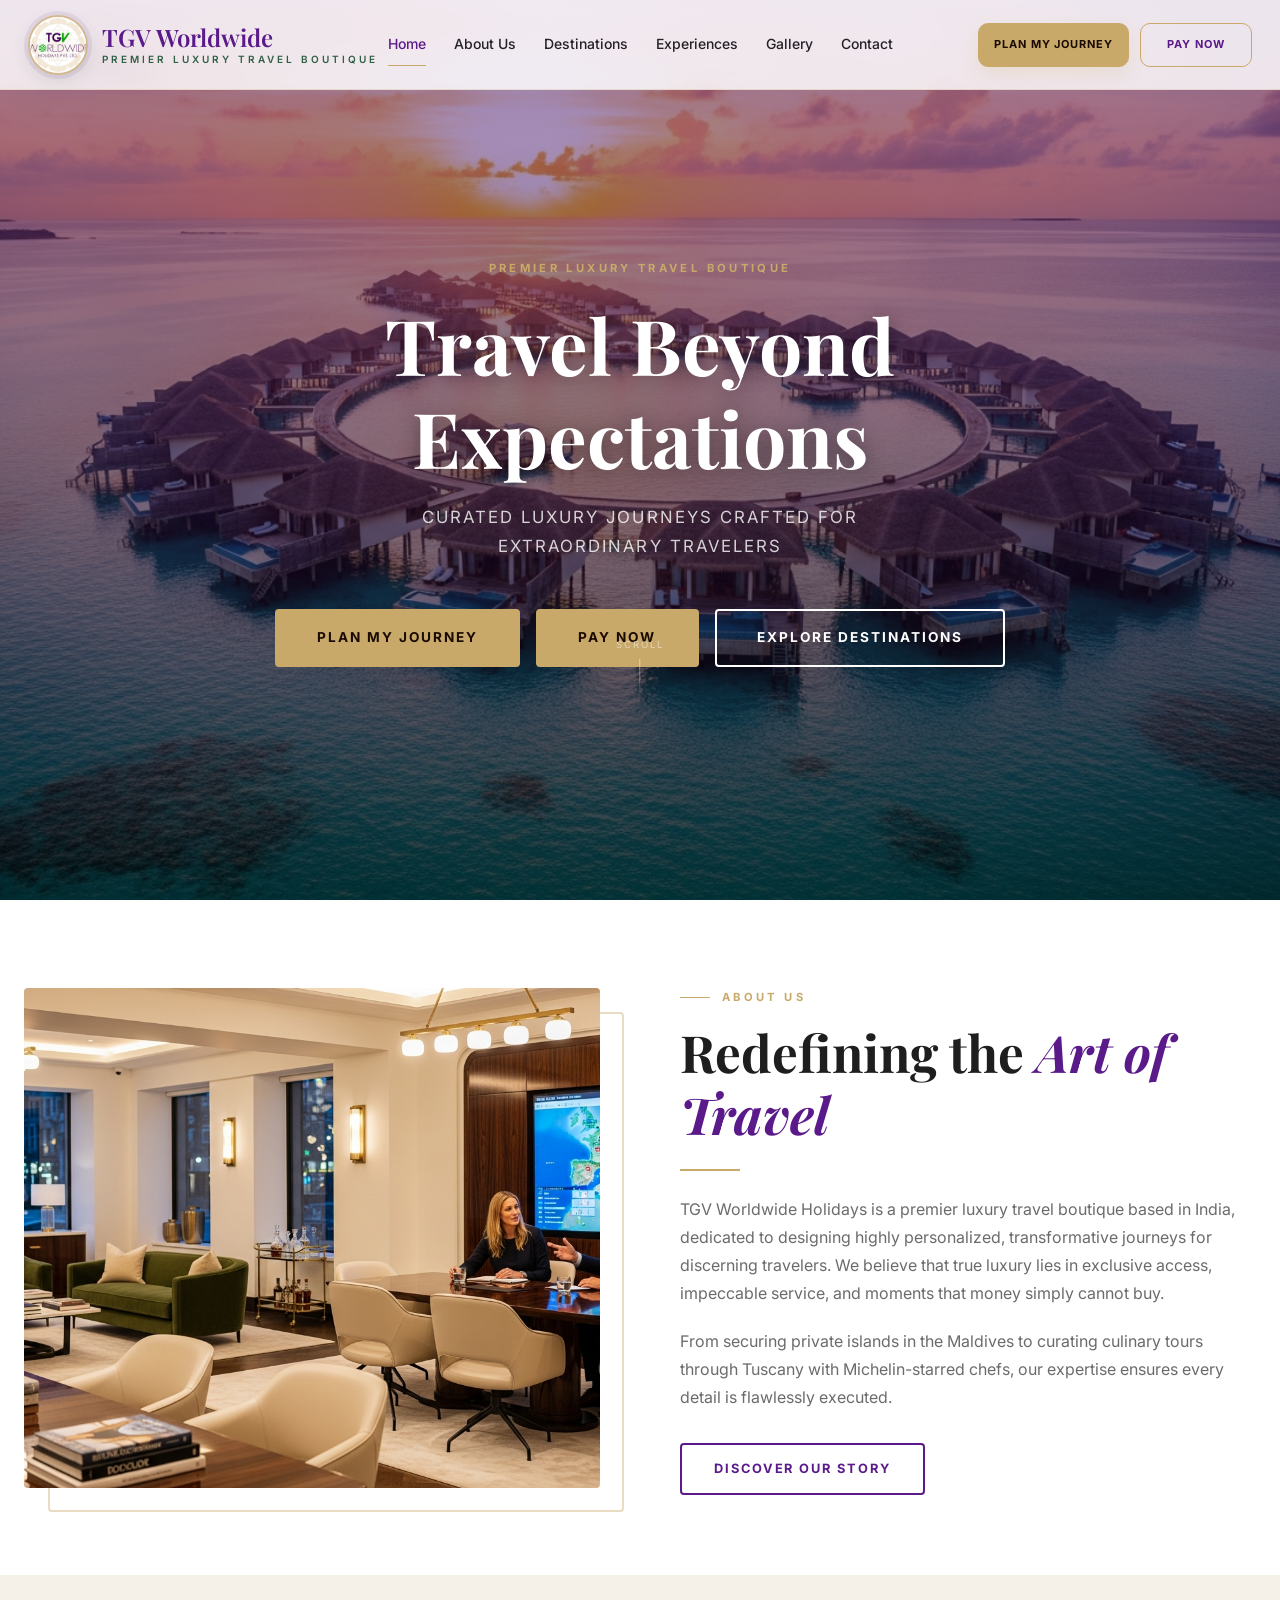
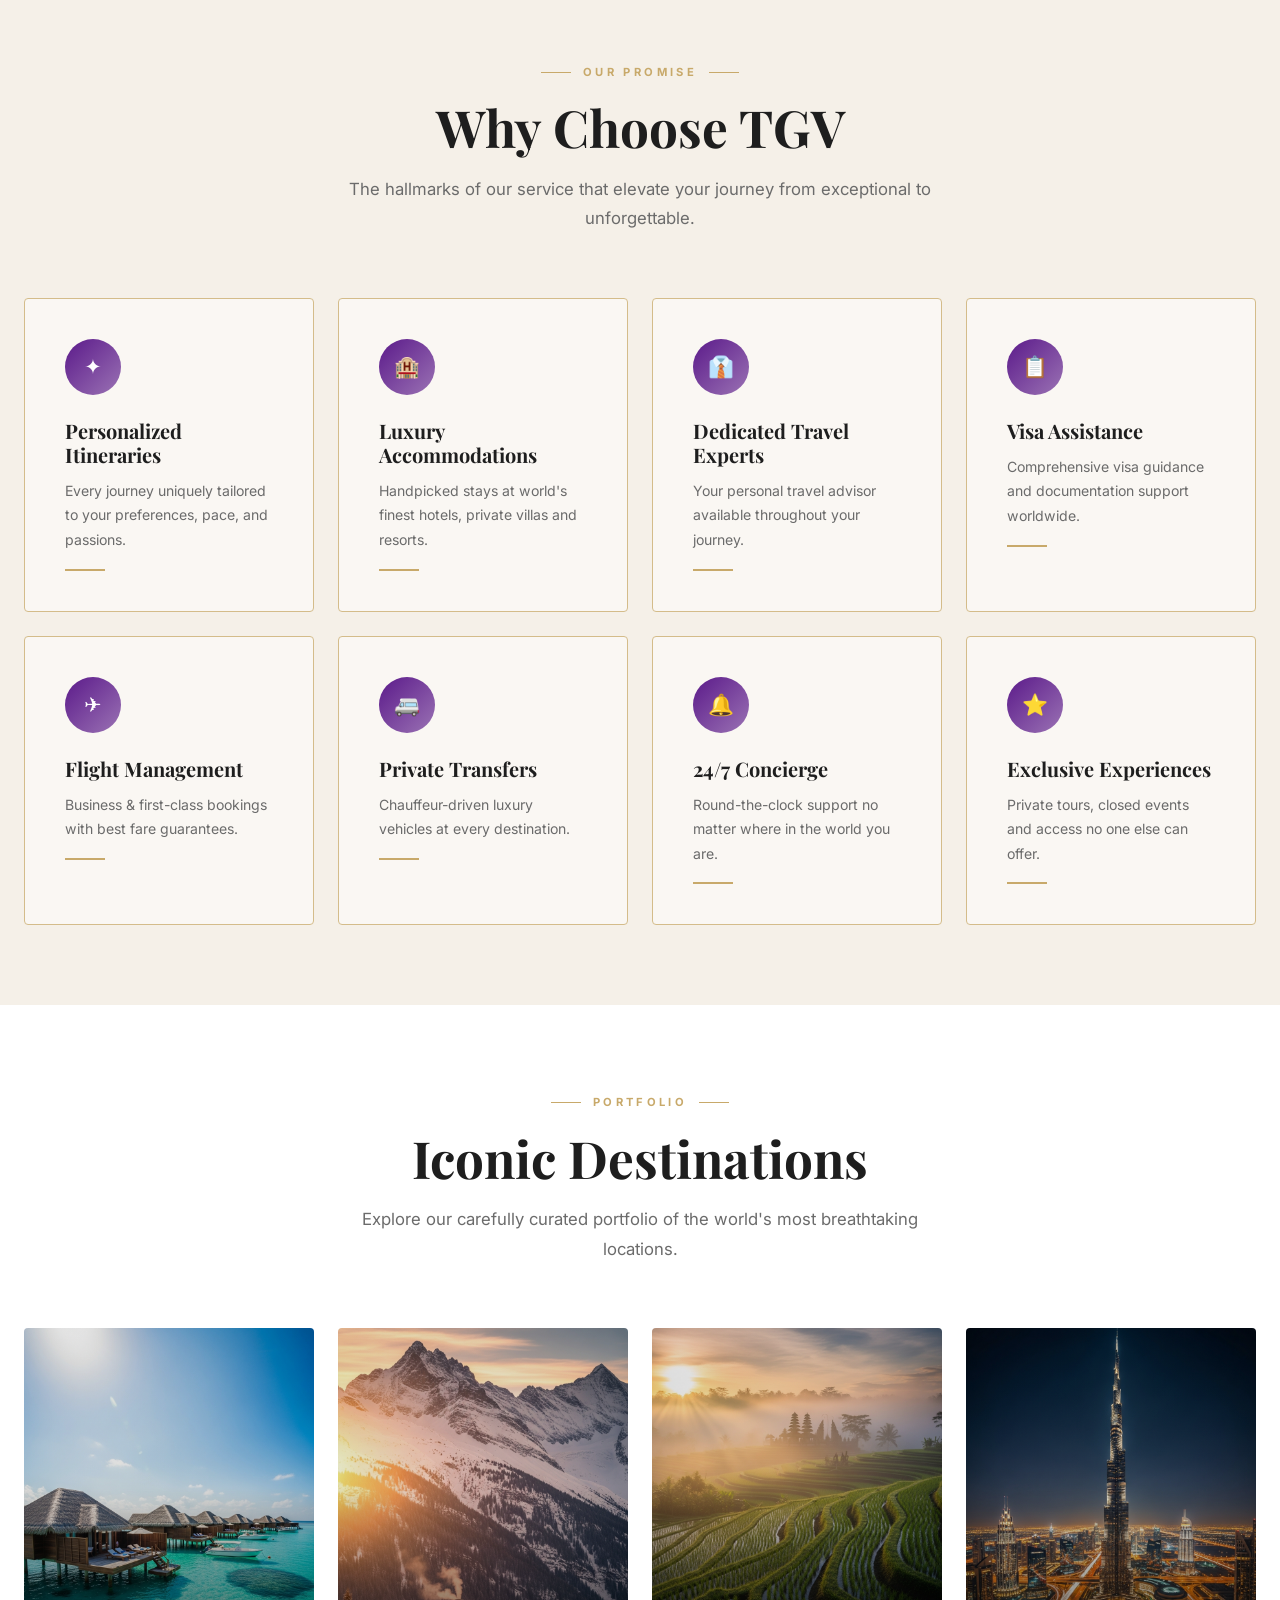
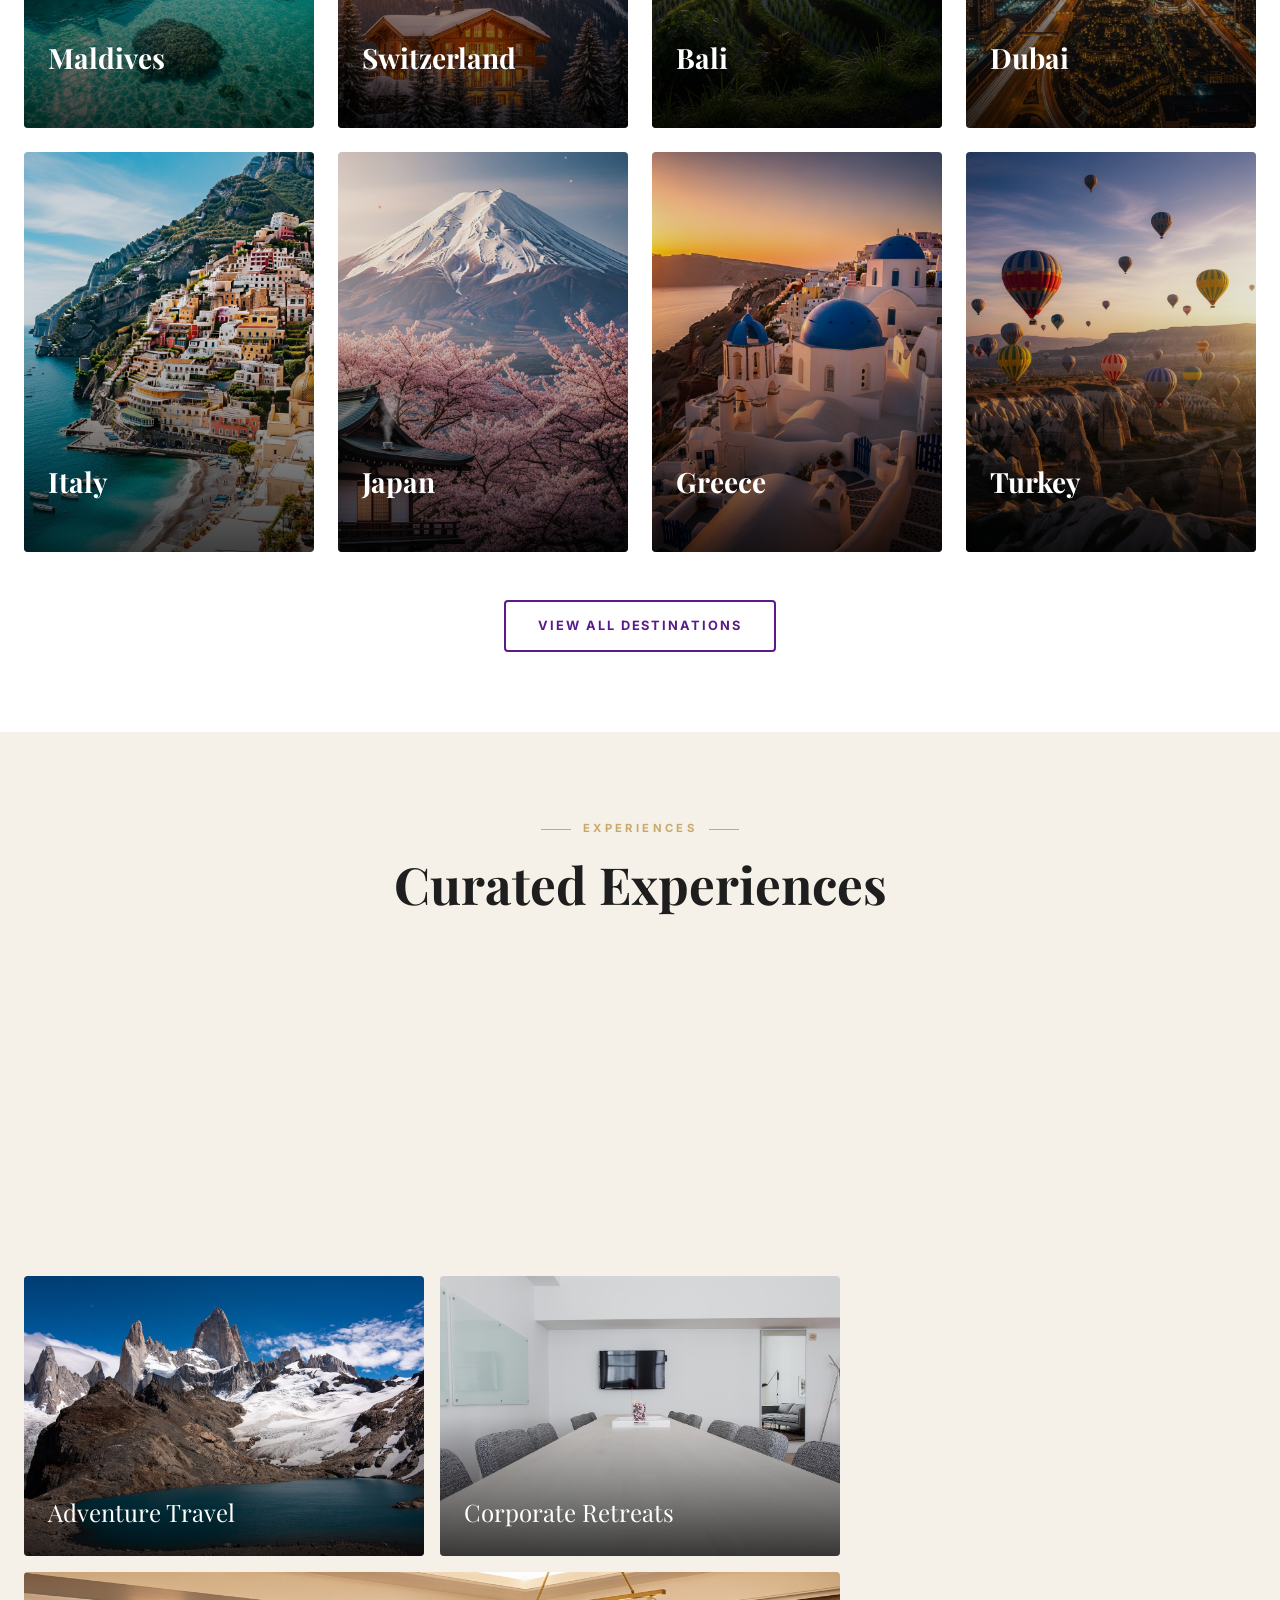
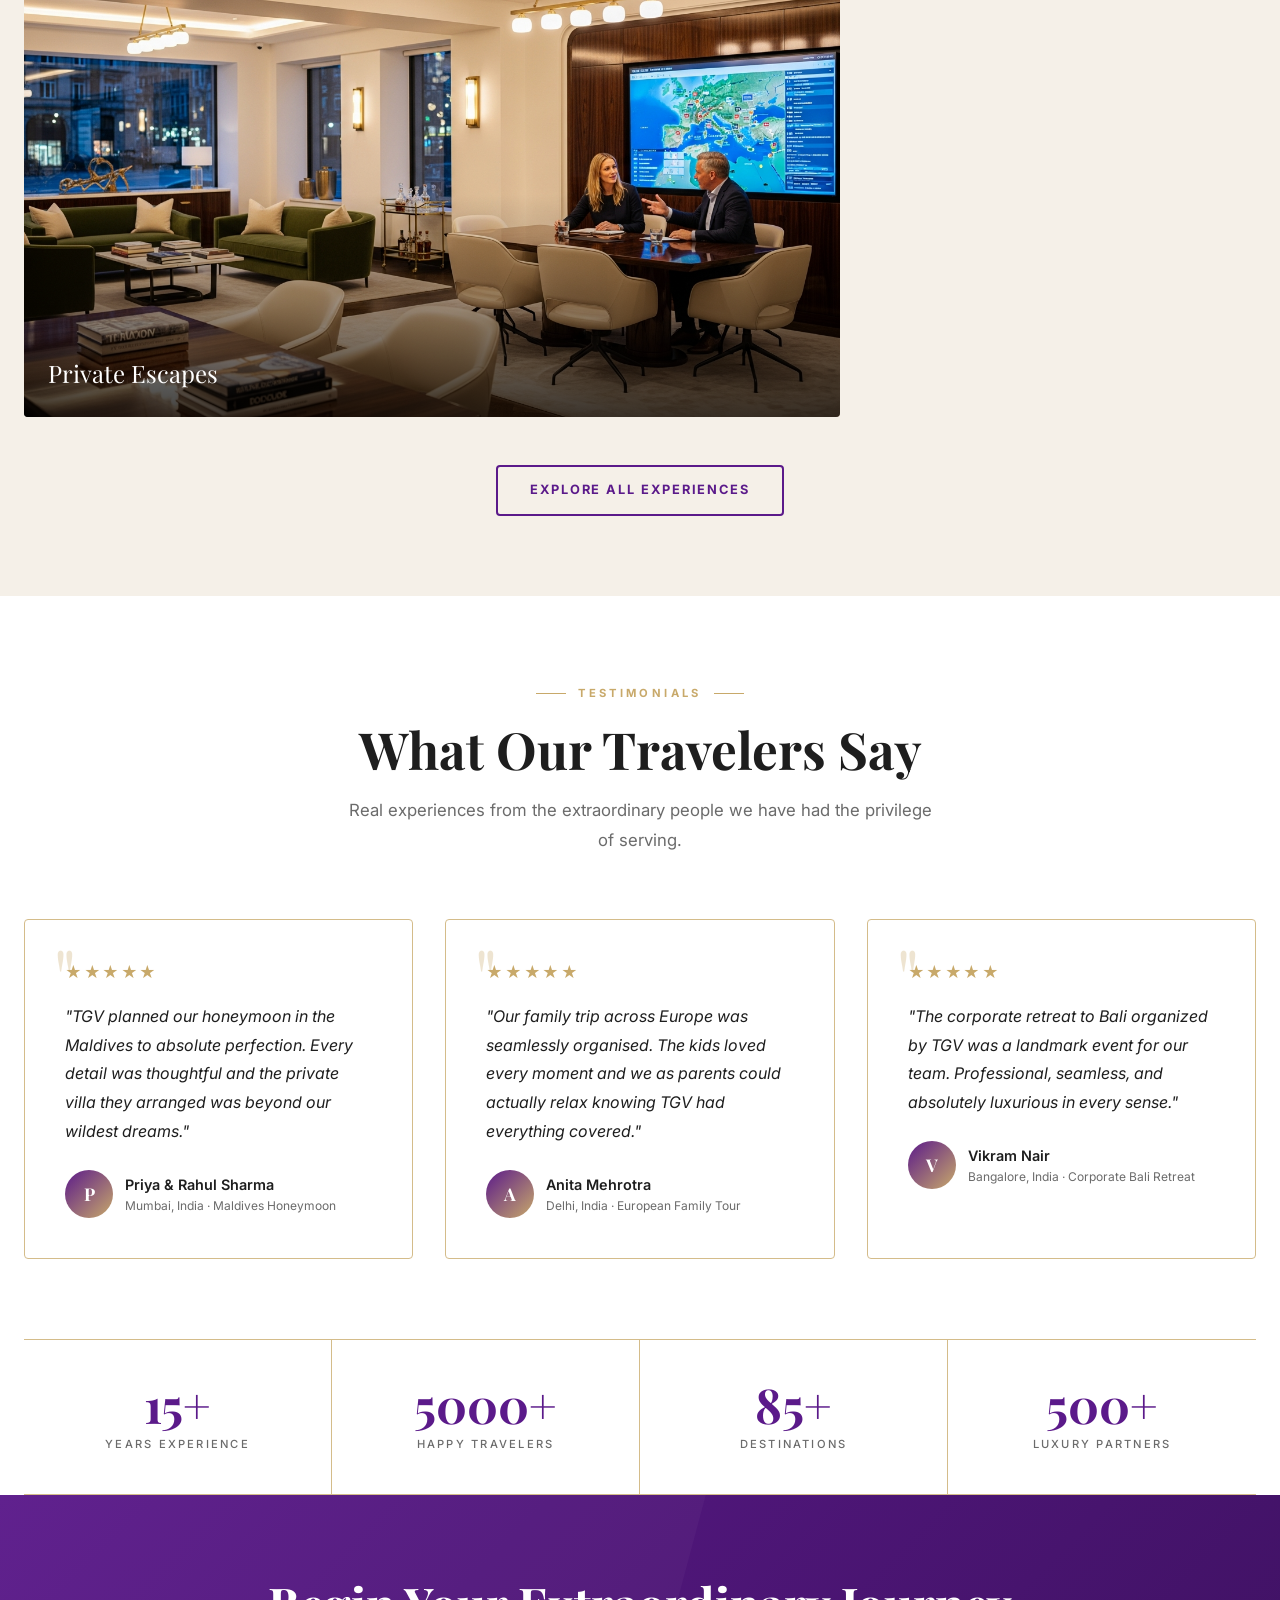
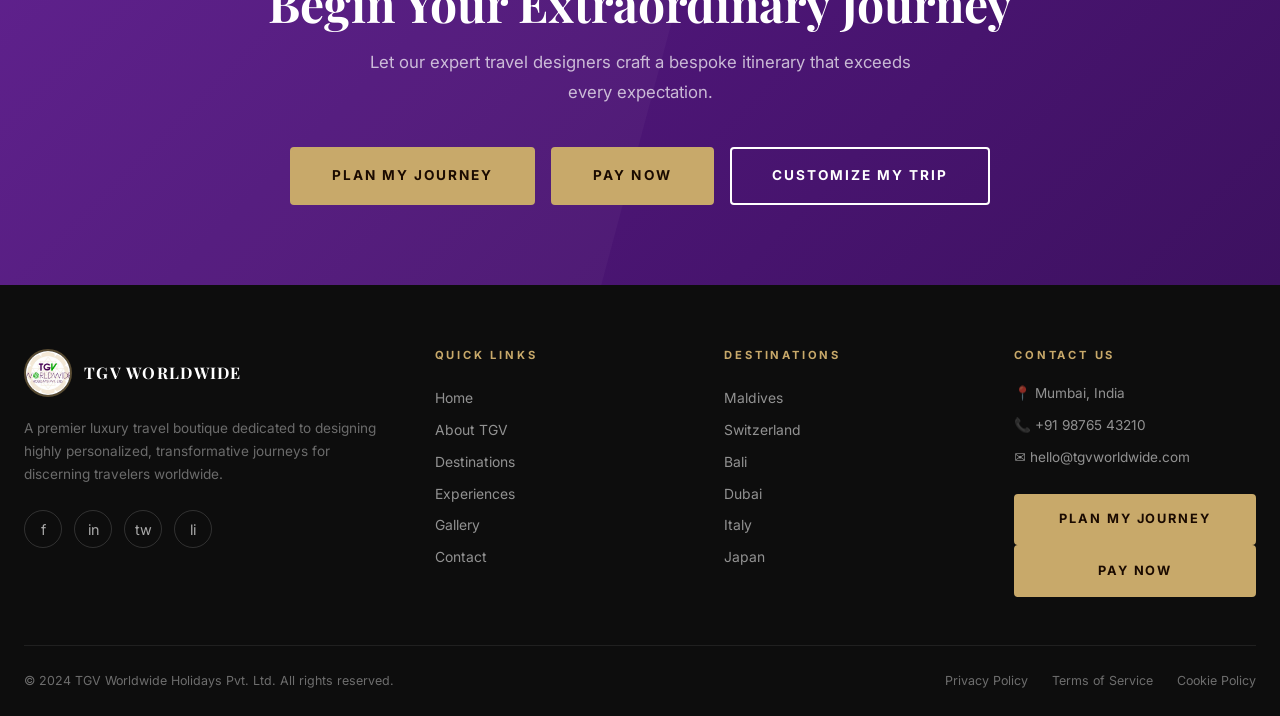
<file: index.html>
<!DOCTYPE html>
<html lang="en">
<head>
  <meta charset="UTF-8">
  <meta name="viewport" content="width=device-width, initial-scale=1.0">
  <title>TGV Worldwide Holidays — Luxury Travel Boutique</title>
  <meta name="description" content="TGV Worldwide Holidays is a premier luxury travel boutique designing highly personalized, transformative journeys for discerning travelers across the globe.">
  <meta name="robots" content="index, follow">
  <meta property="og:title" content="TGV Worldwide Holidays — Luxury Travel Boutique">
  <meta property="og:description" content="Curated luxury journeys crafted for extraordinary travelers. Discover the world with TGV Worldwide Holidays.">
  <meta property="og:type" content="website">
  <meta property="og:image" content="assets/images/hero.png">
  <meta name="twitter:card" content="summary_large_image">
  <meta name="twitter:title" content="TGV Worldwide Holidays">
  <meta name="twitter:description" content="Curated luxury journeys crafted for extraordinary travelers.">
  <link rel="icon" type="image/jpeg" href="assets/images/tgv-logo.jpeg">
  <link rel="preconnect" href="https://fonts.googleapis.com">
  <link rel="preconnect" href="https://fonts.gstatic.com" crossorigin>
  <link href="https://fonts.googleapis.com/css2?family=Playfair+Display:ital,wght@0,400;0,500;0,600;0,700;1,400;1,500&family=Inter:wght@300;400;500;600;700&display=swap" rel="stylesheet">
  <link rel="stylesheet" href="assets/css/style.css">
  <link rel="stylesheet" href="assets/css/responsive.css">
</head>
<body>

  <!-- NAVBAR -->
  <nav class="navbar" id="navbar" role="navigation" aria-label="Main navigation">
    <div class="navbar__inner">
      <a href="index.html" class="navbar__logo" aria-label="TGV Worldwide Holidays Home">
        <img src="assets/images/tgv-logo.jpeg" alt="TGV Logo" class="navbar__logo-img">
        <div class="navbar__logo-text">
          <span class="navbar__logo-main">TGV Worldwide</span>
          <span class="navbar__logo-sub">Premier Luxury Travel Boutique</span>
        </div>
      </a>
      <div class="navbar__links" role="menubar">
        <div class="navbar__link-group" aria-label="Site pages">
          <a href="index.html" class="navbar__link" role="menuitem">Home</a>
          <a href="about.html" class="navbar__link" role="menuitem">About Us</a>
          <a href="destinations.html" class="navbar__link" role="menuitem">Destinations</a>
          <a href="experiences.html" class="navbar__link" role="menuitem">Experiences</a>
          <a href="gallery.html" class="navbar__link" role="menuitem">Gallery</a>
          <a href="contact.html" class="navbar__link" role="menuitem">Contact</a>
        </div>
        <div class="navbar__actions" aria-label="Primary actions">
          <a href="contact.html" class="navbar__link navbar__cta" role="menuitem" id="nav-cta-plan">Plan My Journey</a>
          <a href="#" class="navbar__link navbar__cta navbar__cta--pay pay-now-btn" role="menuitem" id="nav-cta-pay">Pay Now</a>
        </div>
      </div>
      <button class="navbar__hamburger" id="hamburger" aria-label="Toggle menu" aria-expanded="false" aria-controls="mobile-menu">
        <span></span><span></span><span></span>
      </button>
    </div>
  </nav>

  <!-- MOBILE MENU OVERLAY -->
  <div class="navbar__overlay" id="nav-overlay" role="presentation"></div>

  <!-- MOBILE MENU -->
  <div class="navbar__mobile-menu" id="mobile-menu" role="menu" aria-label="Mobile navigation">
    <a href="index.html" class="navbar__mobile-link" role="menuitem">Home</a>
    <a href="about.html" class="navbar__mobile-link" role="menuitem">About Us</a>
    <a href="destinations.html" class="navbar__mobile-link" role="menuitem">Destinations</a>
    <a href="experiences.html" class="navbar__mobile-link" role="menuitem">Experiences</a>
    <a href="gallery.html" class="navbar__mobile-link" role="menuitem">Gallery</a>
    <a href="contact.html" class="navbar__mobile-link" role="menuitem">Contact</a>
    <a href="contact.html" class="navbar__mobile-cta" role="menuitem">Plan My Journey</a>
    <a href="#" class="navbar__mobile-cta pay-now-btn" role="menuitem">Pay Now</a>
  </div>

  <!-- MAIN CONTENT -->
  <main id="main-content">

    <!-- ================================================
         HERO SECTION
         ================================================ -->
    <section class="hero" aria-label="Hero" style="position:relative; height:100dvh; display:flex; align-items:center; justify-content:center; overflow:hidden;">
      <div style="position:absolute; inset:0; z-index:0;">
        <img src="assets/images/hero.png" alt="Luxury Maldives Overwater Villas" style="width:100%; height:100%; object-fit:cover;">
        <div style="position:absolute; inset:0; background:linear-gradient(to bottom, rgba(91,26,138,0.45) 0%, rgba(0,0,0,0.65) 100%);"></div>
      </div>
      <div class="container" style="position:relative; z-index:10; text-align:center; padding-top:var(--nav-h);">
        <p class="fade-in" style="font-size:0.7rem; letter-spacing:0.3em; text-transform:uppercase; color:var(--color-secondary); font-weight:700; margin-bottom:1.25rem;">Premier Luxury Travel Boutique</p>
        <h1 class="fade-in" style="color:#ffffff; text-shadow:0 2px 20px rgba(0,0,0,0.4); margin-bottom:1.25rem;">Travel Beyond<br>Expectations</h1>
        <p class="fade-in" style="color:rgba(255,255,255,0.8); font-size:1.05rem; letter-spacing:0.12em; text-transform:uppercase; margin-bottom:3rem; max-width:600px; margin-left:auto; margin-right:auto;">Curated Luxury Journeys Crafted For Extraordinary Travelers</p>

        <div class="fade-in" style="display:flex; flex-wrap:wrap; gap:1rem; justify-content:center; margin-bottom:4rem;">
          <a href="contact.html" class="btn btn--secondary btn--lg">Plan My Journey</a>
          <a href="#" class="btn btn--secondary btn--lg pay-now-btn">Pay Now</a>
          <a href="destinations.html" class="btn btn--outline btn--lg">Explore Destinations</a>
        </div>

        <!-- Hero Search Bar -->
        

      <!-- Scroll indicator -->
      <div style="position:absolute; bottom:2rem; left:50%; transform:translateX(-50%); z-index:10; display:flex; flex-direction:column; align-items:center; gap:0.4rem;">
        <span style="font-size:0.6rem; letter-spacing:0.2em; text-transform:uppercase; color:rgba(255,255,255,0.5);">Scroll</span>
        <div style="width:1px; height:40px; background:linear-gradient(to bottom, rgba(255,255,255,0.5), transparent);"></div>
      </div>
    </section>

   

    <!-- ================================================
         ABOUT SNIPPET
         ================================================ -->
    <section class="section section--card" aria-label="About TGV">
      <div class="container">
        <div class="about-split">
          <div class="about-img-wrapper fade-in">
            <img src="assets/images/interior.png" alt="TGV Worldwide Holidays Luxury Office">
          </div>
          <div class="fade-in">
            <span class="about-content__eyebrow">About Us</span>
            <h2 class="about-content__title">Redefining the <em style="color:var(--color-primary);">Art of Travel</em></h2>
            <div class="divider"></div>
            <p class="about-content__text">TGV Worldwide Holidays is a premier luxury travel boutique based in India, dedicated to designing highly personalized, transformative journeys for discerning travelers. We believe that true luxury lies in exclusive access, impeccable service, and moments that money simply cannot buy.</p>
            <p class="about-content__text">From securing private islands in the Maldives to curating culinary tours through Tuscany with Michelin-starred chefs, our expertise ensures every detail is flawlessly executed.</p>
            <div style="margin-top:2rem;">
              <a href="about.html" class="btn btn--outline-dark">Discover Our Story</a>
            </div>
          </div>
        </div>
      </div>
    </section>

    <!-- ================================================
         WHY CHOOSE TGV
         ================================================ -->
    <section class="section section--bg" aria-labelledby="why-heading">
      <div class="container">
        <div class="section__header">
          <span class="section__eyebrow">Our Promise</span>
          <h2 class="section__title" id="why-heading">Why Choose TGV</h2>
          <p class="section__desc">The hallmarks of our service that elevate your journey from exceptional to unforgettable.</p>
        </div>
        <div class="grid-4">
          <div class="feature-card fade-in">
            <div class="feature-card__icon">✦</div>
            <h3 class="feature-card__title">Personalized Itineraries</h3>
            <p style="font-size:0.88rem;">Every journey uniquely tailored to your preferences, pace, and passions.</p>
            <div class="feature-card__line"></div>
          </div>
          <div class="feature-card fade-in">
            <div class="feature-card__icon">🏨</div>
            <h3 class="feature-card__title">Luxury Accommodations</h3>
            <p style="font-size:0.88rem;">Handpicked stays at world's finest hotels, private villas and resorts.</p>
            <div class="feature-card__line"></div>
          </div>
          <div class="feature-card fade-in">
            <div class="feature-card__icon">👔</div>
            <h3 class="feature-card__title">Dedicated Travel Experts</h3>
            <p style="font-size:0.88rem;">Your personal travel advisor available throughout your journey.</p>
            <div class="feature-card__line"></div>
          </div>
          <div class="feature-card fade-in">
            <div class="feature-card__icon">📋</div>
            <h3 class="feature-card__title">Visa Assistance</h3>
            <p style="font-size:0.88rem;">Comprehensive visa guidance and documentation support worldwide.</p>
            <div class="feature-card__line"></div>
          </div>
          <div class="feature-card fade-in">
            <div class="feature-card__icon">✈️</div>
            <h3 class="feature-card__title">Flight Management</h3>
            <p style="font-size:0.88rem;">Business &amp; first-class bookings with best fare guarantees.</p>
            <div class="feature-card__line"></div>
          </div>
          <div class="feature-card fade-in">
            <div class="feature-card__icon">🚐</div>
            <h3 class="feature-card__title">Private Transfers</h3>
            <p style="font-size:0.88rem;">Chauffeur-driven luxury vehicles at every destination.</p>
            <div class="feature-card__line"></div>
          </div>
          <div class="feature-card fade-in">
            <div class="feature-card__icon">🔔</div>
            <h3 class="feature-card__title">24/7 Concierge</h3>
            <p style="font-size:0.88rem;">Round-the-clock support no matter where in the world you are.</p>
            <div class="feature-card__line"></div>
          </div>
          <div class="feature-card fade-in">
            <div class="feature-card__icon">⭐</div>
            <h3 class="feature-card__title">Exclusive Experiences</h3>
            <p style="font-size:0.88rem;">Private tours, closed events and access no one else can offer.</p>
            <div class="feature-card__line"></div>
          </div>
        </div>
      </div>
    </section>

    <!-- ================================================
         ICONIC DESTINATIONS
         ================================================ -->
    <section class="section section--card" aria-labelledby="destinations-heading">
      <div class="container">
        <div class="section__header">
          <span class="section__eyebrow">Portfolio</span>
          <h2 class="section__title" id="destinations-heading">Iconic Destinations</h2>
          <p class="section__desc">Explore our carefully curated portfolio of the world's most breathtaking locations.</p>
        </div>
        <div class="grid-4">
          <div class="dest-card fade-in" role="img" aria-label="Maldives destination">
            <img src="assets/images/maldives.png" alt="Maldives overwater villas" class="dest-card__img">
            <div class="dest-card__overlay"></div>
            <div class="dest-card__content">
              <h3 class="dest-card__name">Maldives</h3>
              <span class="dest-card__sub">Explore →</span>
            </div>
          </div>
          <div class="dest-card fade-in" role="img" aria-label="Switzerland destination">
            <img src="assets/images/switzerland.png" alt="Switzerland alpine scenery" class="dest-card__img">
            <div class="dest-card__overlay"></div>
            <div class="dest-card__content">
              <h3 class="dest-card__name">Switzerland</h3>
              <span class="dest-card__sub">Explore →</span>
            </div>
          </div>
          <div class="dest-card fade-in" role="img" aria-label="Bali destination">
            <img src="assets/images/bali.png" alt="Bali tropical paradise" class="dest-card__img">
            <div class="dest-card__overlay"></div>
            <div class="dest-card__content">
              <h3 class="dest-card__name">Bali</h3>
              <span class="dest-card__sub">Explore →</span>
            </div>
          </div>
          <div class="dest-card fade-in" role="img" aria-label="Dubai destination">
            <img src="assets/images/dubai.png" alt="Dubai skyline" class="dest-card__img">
            <div class="dest-card__overlay"></div>
            <div class="dest-card__content">
              <h3 class="dest-card__name">Dubai</h3>
              <span class="dest-card__sub">Explore →</span>
            </div>
          </div>
          <div class="dest-card fade-in" role="img" aria-label="Italy destination">
            <img src="assets/images/italy.png" alt="Italy Amalfi coast" class="dest-card__img">
            <div class="dest-card__overlay"></div>
            <div class="dest-card__content">
              <h3 class="dest-card__name">Italy</h3>
              <span class="dest-card__sub">Explore →</span>
            </div>
          </div>
          <div class="dest-card fade-in" role="img" aria-label="Japan destination">
            <img src="assets/images/japan.png" alt="Japan cherry blossoms" class="dest-card__img">
            <div class="dest-card__overlay"></div>
            <div class="dest-card__content">
              <h3 class="dest-card__name">Japan</h3>
              <span class="dest-card__sub">Explore →</span>
            </div>
          </div>
          <div class="dest-card fade-in" role="img" aria-label="Greece destination">
            <img src="assets/images/greece.png" alt="Greece Santorini" class="dest-card__img">
            <div class="dest-card__overlay"></div>
            <div class="dest-card__content">
              <h3 class="dest-card__name">Greece</h3>
              <span class="dest-card__sub">Explore →</span>
            </div>
          </div>
          <div class="dest-card fade-in" role="img" aria-label="Turkey destination">
            <img src="assets/images/turkey.png" alt="Turkey Cappadocia" class="dest-card__img">
            <div class="dest-card__overlay"></div>
            <div class="dest-card__content">
              <h3 class="dest-card__name">Turkey</h3>
              <span class="dest-card__sub">Explore →</span>
            </div>
          </div>
        </div>
        <div class="text-center mt-5">
          <a href="destinations.html" class="btn btn--outline-dark">View All Destinations</a>
        </div>
      </div>
    </section>

    <!-- ================================================
         CURATED EXPERIENCES
         ================================================ -->
    <section class="section section--bg" aria-labelledby="exp-heading">
      <div class="container">
        <div class="section__header">
          <span class="section__eyebrow">Experiences</span>
          <h2 class="section__title" id="exp-heading">Curated Experiences</h2>
        </div>
        <div class="experience-grid">
          <div class="exp-item exp-item--large fade-in">
            <img src="assets/images/honeymoon.jpg" alt="Luxury Honeymoon" class="exp-item__img">
            <div class="exp-item__overlay"></div>
            <div class="exp-item__label">Luxury Honeymoon</div>
          </div>
          <div class="exp-item fade-in">
            <img src="assets/images/family.jpg" alt="Family Holidays" class="exp-item__img">
            <div class="exp-item__overlay"></div>
            <div class="exp-item__label">Family Holidays</div>
          </div>
          <div class="exp-item fade-in">
            <img src="assets/images/adventure.jpg" alt="Adventure Travel" class="exp-item__img">
            <div class="exp-item__overlay"></div>
            <div class="exp-item__label">Adventure Travel</div>
          </div>
          <div class="exp-item fade-in">
            <img src="assets/images/corporate.jpg" alt="Corporate Retreats" class="exp-item__img">
            <div class="exp-item__overlay"></div>
            <div class="exp-item__label">Corporate Retreats</div>
          </div>
          <div class="exp-item exp-item--large fade-in">
            <img src="assets/images/interior.png" alt="Private Escapes" class="exp-item__img">
            <div class="exp-item__overlay"></div>
            <div class="exp-item__label">Private Escapes</div>
          </div>
        </div>
        <div class="text-center mt-5">
          <a href="experiences.html" class="btn btn--outline-dark">Explore All Experiences</a>
        </div>
      </div>
    </section>

    <!-- ================================================
         TESTIMONIALS
         ================================================ -->
    <section class="section section--card" aria-labelledby="testimonials-heading">
      <div class="container">
        <div class="section__header">
          <span class="section__eyebrow">Testimonials</span>
          <h2 class="section__title" id="testimonials-heading">What Our Travelers Say</h2>
          <p class="section__desc">Real experiences from the extraordinary people we have had the privilege of serving.</p>
        </div>
        <div class="grid-3">
          <div class="testimonial-card fade-in">
            <div class="testimonial-card__stars">★★★★★</div>
            <p class="testimonial-card__text">"TGV planned our honeymoon in the Maldives to absolute perfection. Every detail was thoughtful and the private villa they arranged was beyond our wildest dreams."</p>
            <div class="testimonial-card__author">
              <div class="testimonial-card__avatar">P</div>
              <div>
                <div class="testimonial-card__name">Priya &amp; Rahul Sharma</div>
                <div class="testimonial-card__location">Mumbai, India · Maldives Honeymoon</div>
              </div>
            </div>
          </div>
          <div class="testimonial-card fade-in">
            <div class="testimonial-card__stars">★★★★★</div>
            <p class="testimonial-card__text">"Our family trip across Europe was seamlessly organised. The kids loved every moment and we as parents could actually relax knowing TGV had everything covered."</p>
            <div class="testimonial-card__author">
              <div class="testimonial-card__avatar">A</div>
              <div>
                <div class="testimonial-card__name">Anita Mehrotra</div>
                <div class="testimonial-card__location">Delhi, India · European Family Tour</div>
              </div>
            </div>
          </div>
          <div class="testimonial-card fade-in">
            <div class="testimonial-card__stars">★★★★★</div>
            <p class="testimonial-card__text">"The corporate retreat to Bali organized by TGV was a landmark event for our team. Professional, seamless, and absolutely luxurious in every sense."</p>
            <div class="testimonial-card__author">
              <div class="testimonial-card__avatar">V</div>
              <div>
                <div class="testimonial-card__name">Vikram Nair</div>
                <div class="testimonial-card__location">Bangalore, India · Corporate Bali Retreat</div>
              </div>
            </div>
          </div>
        </div>
      </div>
    </section>

    <!-- ================================================
         PAYMENT POPUP
         ================================================ -->
    <div class="payment-popup" id="payment-popup" aria-hidden="true">
      <div class="payment-dialog" role="dialog" aria-modal="true" aria-labelledby="demo-payment-heading">
        <button class="payment-dialog__close" type="button" id="payment-popup-close" aria-label="Close payment form">&times;</button>
        <div class="payment-dialog__header">
          <span class="payment-dialog__eyebrow">Demo Payment Entry</span>
          <h2 id="demo-payment-heading">Enter Booking Details</h2>
          <p>This demo form appears when any Pay Now button is clicked.</p>
        </div>
        <form class="payment-form" id="demo-payment-form">
          <div class="form-group">
            <label for="demo-booking-id">Booking ID</label>
            <input type="text" id="demo-booking-id" placeholder="TGV-2026-001" required>
          </div>
          <div class="form-group">
            <label for="demo-guest-name">Guest Name</label>
            <input type="text" id="demo-guest-name" placeholder="Enter your name" required>
          </div>
          <div class="form-row">
            <div class="form-group">
              <label for="demo-email">Email</label>
              <input type="email" id="demo-email" placeholder="name@example.com" required>
            </div>
            <div class="form-group">
              <label for="demo-amount">Amount</label>
              <input type="text" id="demo-amount" placeholder="INR 50,000" required>
            </div>
          </div>
          <button type="submit" class="btn btn--primary btn--full">Continue Demo Payment</button>
          <p class="payment-dialog__note" id="demo-payment-status" aria-live="polite"></p>
        </form>
      </div>
    </div>
        <!-- ================================================
         STATS ROW
         ================================================ -->
    <section aria-label="Statistics" style="background:var(--color-card);">
      <div class="container">
        <div class="stats-row">
          <div class="stat-item fade-in">
            <div class="stat-item__number">15+</div>
            <div class="stat-item__label">Years Experience</div>
          </div>
          <div class="stat-item fade-in">
            <div class="stat-item__number">5000+</div>
            <div class="stat-item__label">Happy Travelers</div>
          </div>
          <div class="stat-item fade-in">
            <div class="stat-item__number">85+</div>
            <div class="stat-item__label">Destinations</div>
          </div>
          <div class="stat-item fade-in">
            <div class="stat-item__number">500+</div>
            <div class="stat-item__label">Luxury Partners</div>
          </div>
        </div>
      </div>
    </section>

    <!-- ================================================
         CTA BANNER
         ================================================ -->
    <section class="cta-banner" aria-label="Call to action">
      <div class="container" style="position:relative; z-index:1;">
        <h2 class="cta-banner__title">Begin Your Extraordinary Journey</h2>
        <p class="cta-banner__text">Let our expert travel designers craft a bespoke itinerary that exceeds every expectation.</p>
        <div class="cta-banner__actions">
          <a href="contact.html" class="btn btn--secondary btn--lg">Plan My Journey</a>
          <a href="#" class="btn btn--secondary btn--lg pay-now-btn">Pay Now</a>
          <a href="customize-journey.html" class="btn btn--outline btn--lg">Customize My Trip</a>
        </div>
      </div>
    </section>

  </main>

  <!-- ================================================
       FOOTER
       ================================================ -->
  <footer class="footer" role="contentinfo">
    <div class="container">
      <div class="footer__grid">
        <div>
          <div class="footer__brand">
            <img src="assets/images/tgv-logo.jpeg" alt="TGV Logo" class="footer__logo">
            <span class="footer__brand-text">TGV Worldwide</span>
          </div>
          <p class="footer__tagline">A premier luxury travel boutique dedicated to designing highly personalized, transformative journeys for discerning travelers worldwide.</p>
          <div class="footer__social" role="list" aria-label="Social media links">
            <a href="#" class="footer__social-link" role="listitem" aria-label="Facebook">f</a>
            <a href="#" class="footer__social-link" role="listitem" aria-label="Instagram">in</a>
            <a href="#" class="footer__social-link" role="listitem" aria-label="Twitter">tw</a>
            <a href="#" class="footer__social-link" role="listitem" aria-label="LinkedIn">li</a>
          </div>
        </div>
        <div>
          <h4 class="footer__heading">Quick Links</h4>
          <a href="index.html" class="footer__link">Home</a>
          <a href="about.html" class="footer__link">About TGV</a>
          <a href="destinations.html" class="footer__link">Destinations</a>
          <a href="experiences.html" class="footer__link">Experiences</a>
          <a href="gallery.html" class="footer__link">Gallery</a>
          <a href="contact.html" class="footer__link">Contact</a>
        </div>
        <div>
          <h4 class="footer__heading">Destinations</h4>
          <a href="destinations.html" class="footer__link">Maldives</a>
          <a href="destinations.html" class="footer__link">Switzerland</a>
          <a href="destinations.html" class="footer__link">Bali</a>
          <a href="destinations.html" class="footer__link">Dubai</a>
          <a href="destinations.html" class="footer__link">Italy</a>
          <a href="destinations.html" class="footer__link">Japan</a>
        </div>
        <div>
          <h4 class="footer__heading">Contact Us</h4>
          <p style="font-size:0.85rem; margin-bottom:0.5rem; color:rgba(255,255,255,0.55);">📍 Mumbai, India</p>
          <p style="font-size:0.85rem; margin-bottom:0.5rem; color:rgba(255,255,255,0.55);">📞 +91 98765 43210</p>
          <p style="font-size:0.85rem; margin-bottom:1.5rem; color:rgba(255,255,255,0.55);">✉ hello@tgvworldwide.com</p>
          <a href="contact.html" class="btn btn--secondary" style="width:100%; text-align:center;">Plan My Journey</a>
          <a href="#" class="btn btn--secondary pay-now-btn" style="width:100%; text-align:center;">Pay Now</a>
        </div>
      </div>
      <div class="footer__bottom">
        <p class="footer__copyright">© 2024 TGV Worldwide Holidays Pvt. Ltd. All rights reserved.</p>
        <div class="footer__bottom-links">
          <a href="#" class="footer__bottom-link">Privacy Policy</a>
          <a href="#" class="footer__bottom-link">Terms of Service</a>
          <a href="#" class="footer__bottom-link">Cookie Policy</a>
        </div>
      </div>
    </div>
  </footer>

  <!-- SCROLL TO TOP -->
  <button class="scroll-top" id="scroll-top" aria-label="Scroll to top" title="Back to top">↑</button>

  <script src="assets/js/main.js"></script>
</body>
</html>
</file>
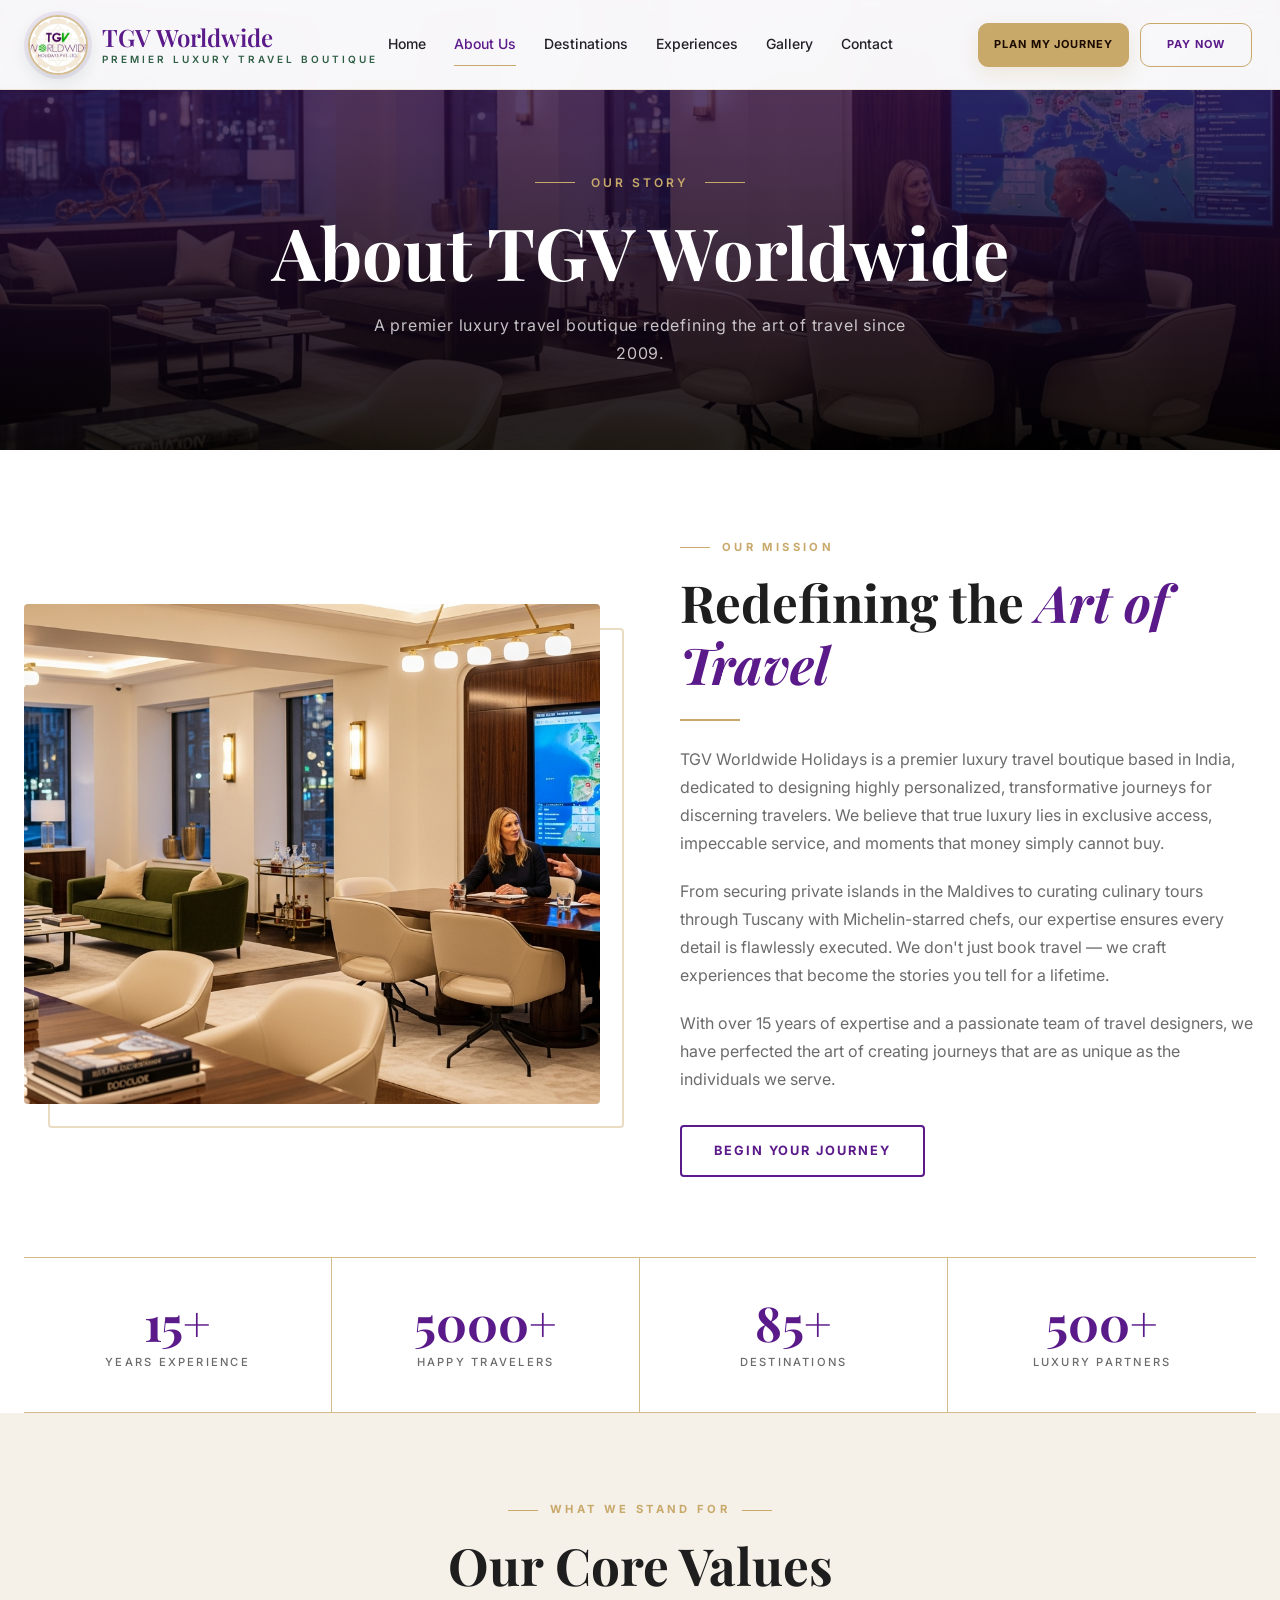
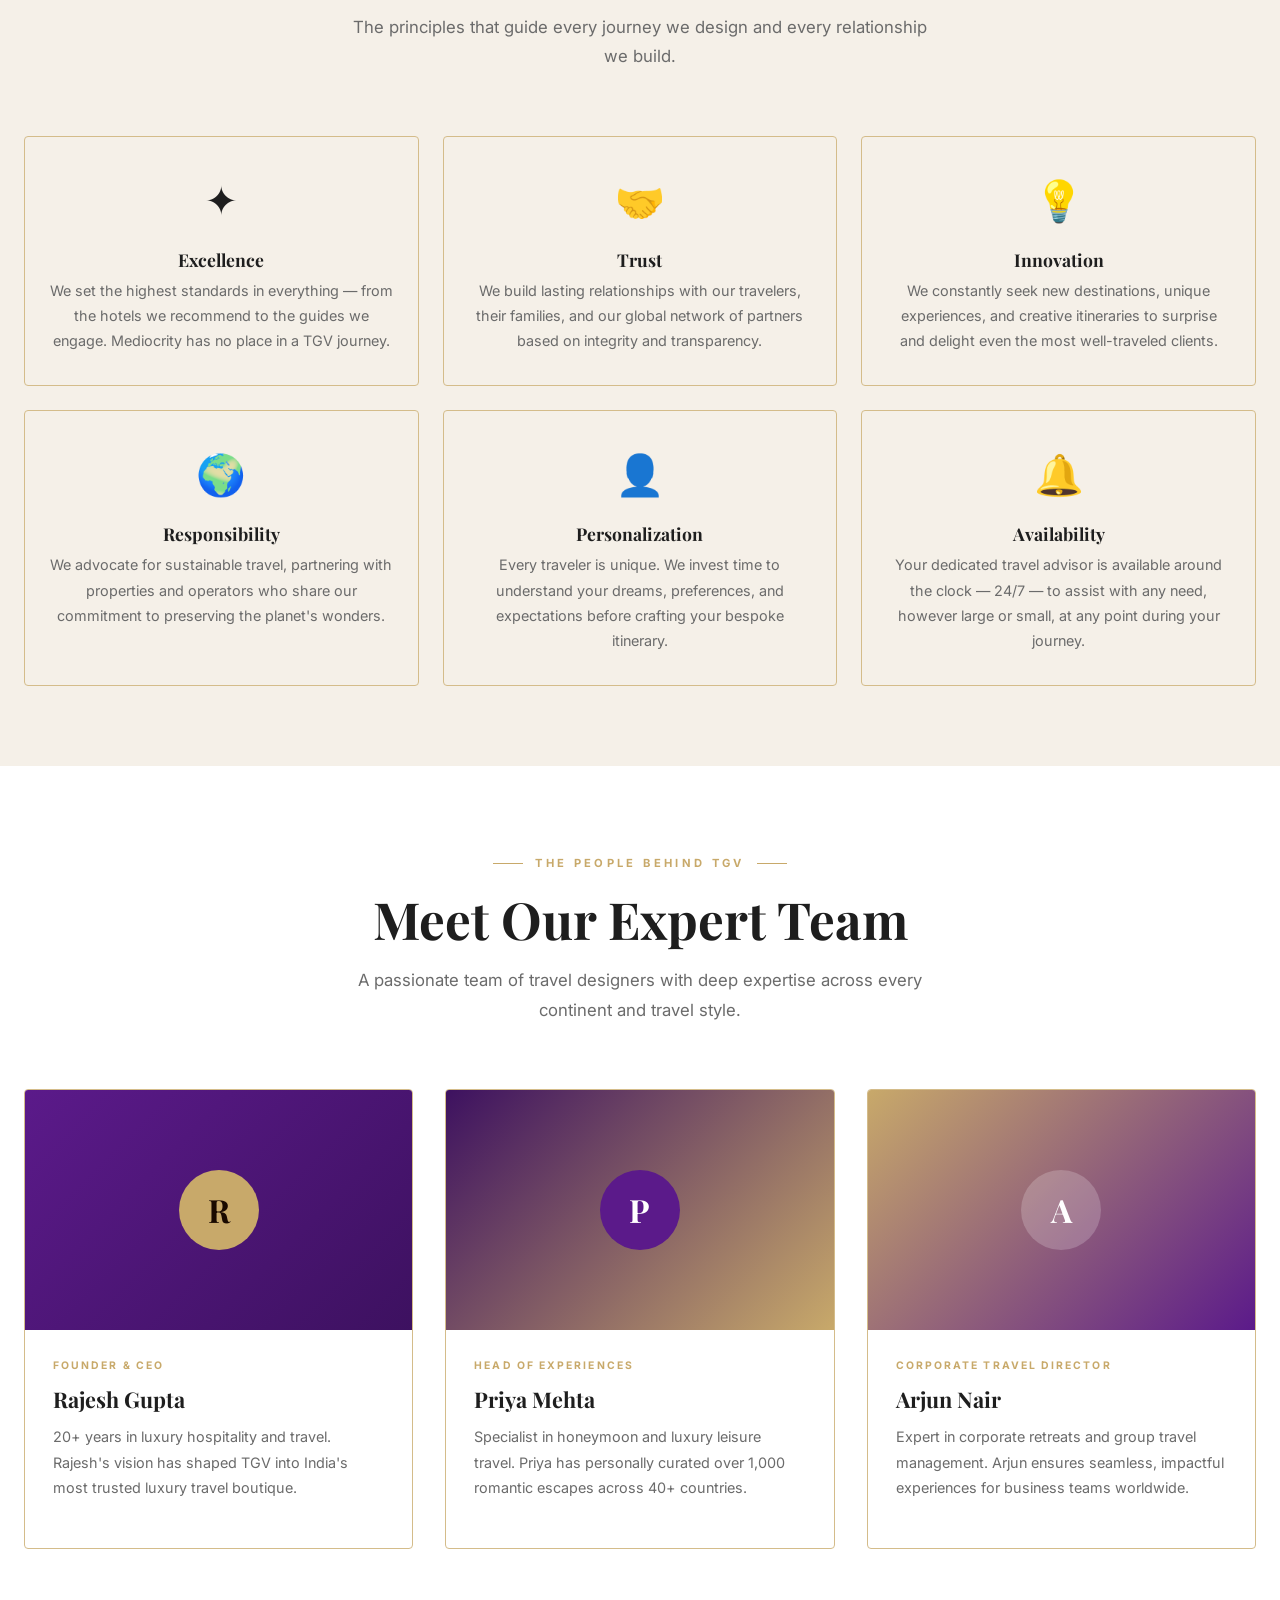
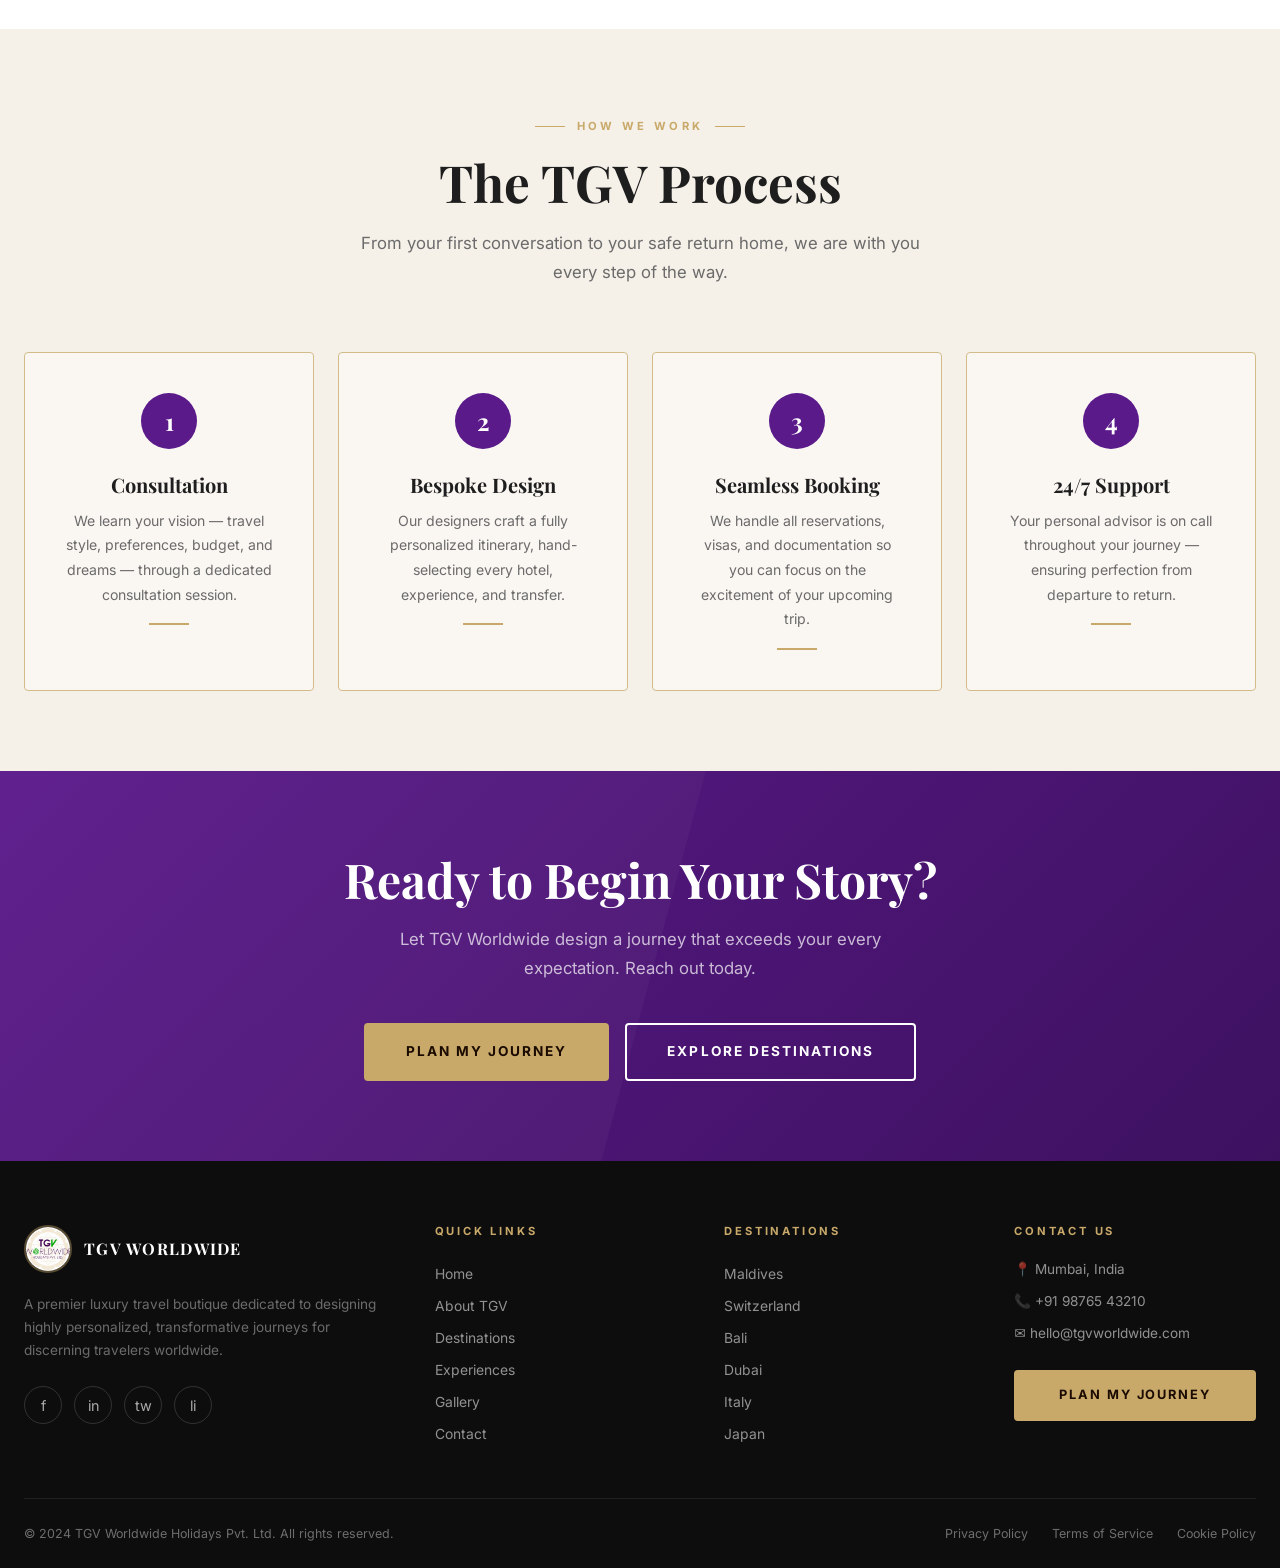
<file: about.html>
<!DOCTYPE html>
<html lang="en">
<head>
  <meta charset="UTF-8">
  <meta name="viewport" content="width=device-width, initial-scale=1.0">
  <title>About TGV — TGV Worldwide Holidays</title>
  <meta name="description" content="Learn about TGV Worldwide Holidays — India's premier luxury travel boutique with over 15 years of experience crafting extraordinary journeys.">
  <meta name="robots" content="index, follow">
  <meta property="og:title" content="About TGV Worldwide Holidays">
  <meta property="og:description" content="15+ years of crafting extraordinary journeys for discerning travelers across the globe.">
  <meta property="og:type" content="website">
  <meta property="og:image" content="assets/images/interior.png">
  <meta name="twitter:card" content="summary_large_image">
  <meta name="twitter:title" content="About TGV Worldwide Holidays">
  <meta name="twitter:description" content="15+ years of crafting extraordinary journeys.">
  <link rel="icon" type="image/jpeg" href="assets/images/tgv-logo.jpeg">
  <link rel="preconnect" href="https://fonts.googleapis.com">
  <link rel="preconnect" href="https://fonts.gstatic.com" crossorigin>
  <link href="https://fonts.googleapis.com/css2?family=Playfair+Display:ital,wght@0,400;0,500;0,600;0,700;1,400;1,500&family=Inter:wght@300;400;500;600;700&display=swap" rel="stylesheet">
  <link rel="stylesheet" href="assets/css/style.css">
  <link rel="stylesheet" href="assets/css/responsive.css">
</head>
<body>

  <!-- NAVBAR -->
    <nav class="navbar solid" id="navbar" role="navigation" aria-label="Main navigation">
    <div class="navbar__inner">
      <a href="index.html" class="navbar__logo" aria-label="TGV Worldwide Holidays Home">
        <img src="assets/images/tgv-logo.jpeg" alt="TGV Logo" class="navbar__logo-img">
        <div class="navbar__logo-text">
          <span class="navbar__logo-main">TGV Worldwide</span>
          <span class="navbar__logo-sub">Premier Luxury Travel Boutique</span>
        </div>
      </a>
      <div class="navbar__links" role="menubar">
        <div class="navbar__link-group" aria-label="Site pages">
          <a href="index.html" class="navbar__link" role="menuitem">Home</a>
          <a href="about.html" class="navbar__link active" role="menuitem">About Us</a>
          <a href="destinations.html" class="navbar__link" role="menuitem">Destinations</a>
          <a href="experiences.html" class="navbar__link" role="menuitem">Experiences</a>
          <a href="gallery.html" class="navbar__link" role="menuitem">Gallery</a>
          <a href="contact.html" class="navbar__link" role="menuitem">Contact</a>
        </div>
        <div class="navbar__actions" aria-label="Primary actions">
          <a href="contact.html" class="navbar__link navbar__cta" role="menuitem">Plan My Journey</a>
          <a href="payment.html" class="navbar__link navbar__cta navbar__cta--pay" role="menuitem">Pay Now</a>
        </div>
      </div>
      <button class="navbar__hamburger" id="hamburger" aria-label="Toggle menu" aria-expanded="false" aria-controls="mobile-menu">
        <span></span><span></span><span></span>
      </button>
    </div>
  </nav>

  <!-- MOBILE MENU OVERLAY -->
  <div class="navbar__overlay" id="nav-overlay" role="presentation"></div>

  <!-- MOBILE MENU -->
  <div class="navbar__mobile-menu" id="mobile-menu" role="menu" aria-label="Mobile navigation">
    <a href="index.html" class="navbar__mobile-link" role="menuitem">Home</a>
    <a href="about.html" class="navbar__mobile-link active" role="menuitem">About Us</a>
    <a href="destinations.html" class="navbar__mobile-link" role="menuitem">Destinations</a>
    <a href="experiences.html" class="navbar__mobile-link" role="menuitem">Experiences</a>
    <a href="gallery.html" class="navbar__mobile-link" role="menuitem">Gallery</a>
    <a href="contact.html" class="navbar__mobile-link" role="menuitem">Contact</a>
    <a href="contact.html" class="navbar__mobile-cta" role="menuitem">Plan My Journey</a>
    <a href="payment.html" class="navbar__mobile-cta" role="menuitem">Pay Now</a>
  </div>

  <main id="main-content">

    <!-- PAGE HERO -->
    <section class="page-hero" aria-label="About TGV">
      <img src="assets/images/interior.png" alt="TGV Worldwide Holidays Luxury Office Interior" class="page-hero__bg">
      <div class="page-hero__overlay"></div>
      <div class="page-hero__content">
        <div class="page-hero__eyebrow">Our Story</div>
        <h1 class="page-hero__title">About TGV Worldwide</h1>
        <p class="page-hero__subtitle">A premier luxury travel boutique redefining the art of travel since 2009.</p>
      </div>
    </section>

    <!-- MISSION SECTION -->
    <section class="section section--card" aria-labelledby="mission-heading">
      <div class="container">
        <div class="about-split">
          <div class="about-img-wrapper fade-in">
            <img src="assets/images/interior.png" alt="TGV Worldwide Holidays luxury office">
          </div>
          <div class="fade-in">
            <span class="about-content__eyebrow">Our Mission</span>
            <h2 class="about-content__title" id="mission-heading">Redefining the <em style="color:var(--color-primary);">Art of Travel</em></h2>
            <div class="divider"></div>
            <p class="about-content__text">TGV Worldwide Holidays is a premier luxury travel boutique based in India, dedicated to designing highly personalized, transformative journeys for discerning travelers. We believe that true luxury lies in exclusive access, impeccable service, and moments that money simply cannot buy.</p>
            <p class="about-content__text">From securing private islands in the Maldives to curating culinary tours through Tuscany with Michelin-starred chefs, our expertise ensures every detail is flawlessly executed. We don't just book travel — we craft experiences that become the stories you tell for a lifetime.</p>
            <p class="about-content__text">With over 15 years of expertise and a passionate team of travel designers, we have perfected the art of creating journeys that are as unique as the individuals we serve.</p>
            <div style="margin-top:2rem;">
              <a href="contact.html" class="btn btn--outline-dark">Begin Your Journey</a>
            </div>
          </div>
        </div>
      </div>
    </section>

    <!-- STATS -->
    <section aria-label="Our achievements" style="background:var(--color-card);">
      <div class="container">
        <div class="stats-row">
          <div class="stat-item fade-in">
            <div class="stat-item__number">15+</div>
            <div class="stat-item__label">Years Experience</div>
          </div>
          <div class="stat-item fade-in">
            <div class="stat-item__number">5000+</div>
            <div class="stat-item__label">Happy Travelers</div>
          </div>
          <div class="stat-item fade-in">
            <div class="stat-item__number">85+</div>
            <div class="stat-item__label">Destinations</div>
          </div>
          <div class="stat-item fade-in">
            <div class="stat-item__number">500+</div>
            <div class="stat-item__label">Luxury Partners</div>
          </div>
        </div>
      </div>
    </section>

    <!-- OUR VALUES -->
    <section class="section section--bg" aria-labelledby="values-heading">
      <div class="container">
        <div class="section__header">
          <span class="section__eyebrow">What We Stand For</span>
          <h2 class="section__title" id="values-heading">Our Core Values</h2>
          <p class="section__desc">The principles that guide every journey we design and every relationship we build.</p>
        </div>
        <div class="values-grid">
          <div class="value-card fade-in">
            <div class="value-card__icon">✦</div>
            <h3 class="value-card__title">Excellence</h3>
            <p style="font-size:0.9rem;">We set the highest standards in everything — from the hotels we recommend to the guides we engage. Mediocrity has no place in a TGV journey.</p>
          </div>
          <div class="value-card fade-in">
            <div class="value-card__icon">🤝</div>
            <h3 class="value-card__title">Trust</h3>
            <p style="font-size:0.9rem;">We build lasting relationships with our travelers, their families, and our global network of partners based on integrity and transparency.</p>
          </div>
          <div class="value-card fade-in">
            <div class="value-card__icon">💡</div>
            <h3 class="value-card__title">Innovation</h3>
            <p style="font-size:0.9rem;">We constantly seek new destinations, unique experiences, and creative itineraries to surprise and delight even the most well-traveled clients.</p>
          </div>
          <div class="value-card fade-in">
            <div class="value-card__icon">🌍</div>
            <h3 class="value-card__title">Responsibility</h3>
            <p style="font-size:0.9rem;">We advocate for sustainable travel, partnering with properties and operators who share our commitment to preserving the planet's wonders.</p>
          </div>
          <div class="value-card fade-in">
            <div class="value-card__icon">👤</div>
            <h3 class="value-card__title">Personalization</h3>
            <p style="font-size:0.9rem;">Every traveler is unique. We invest time to understand your dreams, preferences, and expectations before crafting your bespoke itinerary.</p>
          </div>
          <div class="value-card fade-in">
            <div class="value-card__icon">🔔</div>
            <h3 class="value-card__title">Availability</h3>
            <p style="font-size:0.9rem;">Your dedicated travel advisor is available around the clock — 24/7 — to assist with any need, however large or small, at any point during your journey.</p>
          </div>
        </div>
      </div>
    </section>

    <!-- TEAM SECTION -->
    <section class="section section--card" aria-labelledby="team-heading">
      <div class="container">
        <div class="section__header">
          <span class="section__eyebrow">The People Behind TGV</span>
          <h2 class="section__title" id="team-heading">Meet Our Expert Team</h2>
          <p class="section__desc">A passionate team of travel designers with deep expertise across every continent and travel style.</p>
        </div>
        <div class="grid-3">
          <div class="card fade-in">
            <div style="height:240px; background:linear-gradient(135deg, var(--color-primary), #3d1160); display:flex; align-items:center; justify-content:center;">
              <div style="width:80px; height:80px; border-radius:50%; background:var(--color-secondary); display:flex; align-items:center; justify-content:center; font-family:var(--font-serif); font-size:2rem; color:#1a0a00; font-weight:700;">R</div>
            </div>
            <div class="card__body">
              <div class="card__tag">Founder & CEO</div>
              <h3 class="card__title">Rajesh Gupta</h3>
              <p class="card__desc">20+ years in luxury hospitality and travel. Rajesh's vision has shaped TGV into India's most trusted luxury travel boutique.</p>
            </div>
          </div>
          <div class="card fade-in">
            <div style="height:240px; background:linear-gradient(135deg, #3d1160, var(--color-secondary)); display:flex; align-items:center; justify-content:center;">
              <div style="width:80px; height:80px; border-radius:50%; background:var(--color-primary); display:flex; align-items:center; justify-content:center; font-family:var(--font-serif); font-size:2rem; color:#ffffff; font-weight:700;">P</div>
            </div>
            <div class="card__body">
              <div class="card__tag">Head of Experiences</div>
              <h3 class="card__title">Priya Mehta</h3>
              <p class="card__desc">Specialist in honeymoon and luxury leisure travel. Priya has personally curated over 1,000 romantic escapes across 40+ countries.</p>
            </div>
          </div>
          <div class="card fade-in">
            <div style="height:240px; background:linear-gradient(135deg, var(--color-secondary), var(--color-primary)); display:flex; align-items:center; justify-content:center;">
              <div style="width:80px; height:80px; border-radius:50%; background:rgba(255,255,255,0.2); display:flex; align-items:center; justify-content:center; font-family:var(--font-serif); font-size:2rem; color:#ffffff; font-weight:700;">A</div>
            </div>
            <div class="card__body">
              <div class="card__tag">Corporate Travel Director</div>
              <h3 class="card__title">Arjun Nair</h3>
              <p class="card__desc">Expert in corporate retreats and group travel management. Arjun ensures seamless, impactful experiences for business teams worldwide.</p>
            </div>
          </div>
        </div>
      </div>
    </section>

    <!-- PROCESS SECTION -->
    <section class="section section--bg" aria-labelledby="process-heading">
      <div class="container">
        <div class="section__header">
          <span class="section__eyebrow">How We Work</span>
          <h2 class="section__title" id="process-heading">The TGV Process</h2>
          <p class="section__desc">From your first conversation to your safe return home, we are with you every step of the way.</p>
        </div>
        <div class="grid-4">
          <div class="feature-card fade-in" style="text-align:center;">
            <div style="width:56px; height:56px; border-radius:50%; background:var(--color-primary); display:flex; align-items:center; justify-content:center; color:#fff; font-family:var(--font-serif); font-size:1.5rem; font-weight:700; margin:0 auto 1.5rem;">1</div>
            <h3 class="feature-card__title">Consultation</h3>
            <p style="font-size:0.88rem;">We learn your vision — travel style, preferences, budget, and dreams — through a dedicated consultation session.</p>
            <div class="feature-card__line" style="margin:1rem auto 0;"></div>
          </div>
          <div class="feature-card fade-in" style="text-align:center;">
            <div style="width:56px; height:56px; border-radius:50%; background:var(--color-primary); display:flex; align-items:center; justify-content:center; color:#fff; font-family:var(--font-serif); font-size:1.5rem; font-weight:700; margin:0 auto 1.5rem;">2</div>
            <h3 class="feature-card__title">Bespoke Design</h3>
            <p style="font-size:0.88rem;">Our designers craft a fully personalized itinerary, hand-selecting every hotel, experience, and transfer.</p>
            <div class="feature-card__line" style="margin:1rem auto 0;"></div>
          </div>
          <div class="feature-card fade-in" style="text-align:center;">
            <div style="width:56px; height:56px; border-radius:50%; background:var(--color-primary); display:flex; align-items:center; justify-content:center; color:#fff; font-family:var(--font-serif); font-size:1.5rem; font-weight:700; margin:0 auto 1.5rem;">3</div>
            <h3 class="feature-card__title">Seamless Booking</h3>
            <p style="font-size:0.88rem;">We handle all reservations, visas, and documentation so you can focus on the excitement of your upcoming trip.</p>
            <div class="feature-card__line" style="margin:1rem auto 0;"></div>
          </div>
          <div class="feature-card fade-in" style="text-align:center;">
            <div style="width:56px; height:56px; border-radius:50%; background:var(--color-primary); display:flex; align-items:center; justify-content:center; color:#fff; font-family:var(--font-serif); font-size:1.5rem; font-weight:700; margin:0 auto 1.5rem;">4</div>
            <h3 class="feature-card__title">24/7 Support</h3>
            <p style="font-size:0.88rem;">Your personal advisor is on call throughout your journey — ensuring perfection from departure to return.</p>
            <div class="feature-card__line" style="margin:1rem auto 0;"></div>
          </div>
        </div>
      </div>
    </section>

    <!-- CTA BANNER -->
    <section class="cta-banner" aria-label="Call to action">
      <div class="container" style="position:relative; z-index:1;">
        <h2 class="cta-banner__title">Ready to Begin Your Story?</h2>
        <p class="cta-banner__text">Let TGV Worldwide design a journey that exceeds your every expectation. Reach out today.</p>
        <div class="cta-banner__actions">
          <a href="contact.html" class="btn btn--secondary btn--lg">Plan My Journey</a>
          <a href="destinations.html" class="btn btn--outline btn--lg">Explore Destinations</a>
        </div>
      </div>
    </section>

  </main>

  <!-- FOOTER -->
  <footer class="footer" role="contentinfo">
    <div class="container">
      <div class="footer__grid">
        <div>
          <div class="footer__brand">
            <img src="assets/images/tgv-logo.jpeg" alt="TGV Logo" class="footer__logo">
            <span class="footer__brand-text">TGV Worldwide</span>
          </div>
          <p class="footer__tagline">A premier luxury travel boutique dedicated to designing highly personalized, transformative journeys for discerning travelers worldwide.</p>
          <div class="footer__social" role="list" aria-label="Social media links">
            <a href="#" class="footer__social-link" role="listitem" aria-label="Facebook">f</a>
            <a href="#" class="footer__social-link" role="listitem" aria-label="Instagram">in</a>
            <a href="#" class="footer__social-link" role="listitem" aria-label="Twitter">tw</a>
            <a href="#" class="footer__social-link" role="listitem" aria-label="LinkedIn">li</a>
          </div>
        </div>
        <div>
          <h4 class="footer__heading">Quick Links</h4>
          <a href="index.html" class="footer__link">Home</a>
          <a href="about.html" class="footer__link">About TGV</a>
          <a href="destinations.html" class="footer__link">Destinations</a>
          <a href="experiences.html" class="footer__link">Experiences</a>
          <a href="gallery.html" class="footer__link">Gallery</a>
          <a href="contact.html" class="footer__link">Contact</a>
        </div>
        <div>
          <h4 class="footer__heading">Destinations</h4>
          <a href="destinations.html" class="footer__link">Maldives</a>
          <a href="destinations.html" class="footer__link">Switzerland</a>
          <a href="destinations.html" class="footer__link">Bali</a>
          <a href="destinations.html" class="footer__link">Dubai</a>
          <a href="destinations.html" class="footer__link">Italy</a>
          <a href="destinations.html" class="footer__link">Japan</a>
        </div>
        <div>
          <h4 class="footer__heading">Contact Us</h4>
          <p style="font-size:0.85rem; margin-bottom:0.5rem; color:rgba(255,255,255,0.55);">📍 Mumbai, India</p>
          <p style="font-size:0.85rem; margin-bottom:0.5rem; color:rgba(255,255,255,0.55);">📞 +91 98765 43210</p>
          <p style="font-size:0.85rem; margin-bottom:1.5rem; color:rgba(255,255,255,0.55);">✉ hello@tgvworldwide.com</p>
          <a href="contact.html" class="btn btn--secondary" style="width:100%; text-align:center;">Plan My Journey</a>
        </div>
      </div>
      <div class="footer__bottom">
        <p class="footer__copyright">© 2024 TGV Worldwide Holidays Pvt. Ltd. All rights reserved.</p>
        <div class="footer__bottom-links">
          <a href="#" class="footer__bottom-link">Privacy Policy</a>
          <a href="#" class="footer__bottom-link">Terms of Service</a>
          <a href="#" class="footer__bottom-link">Cookie Policy</a>
        </div>
      </div>
    </div>
  </footer>

  <!-- SCROLL TO TOP -->
  <button class="scroll-top" id="scroll-top" aria-label="Scroll to top" title="Back to top">↑</button>

  <script src="assets/js/main.js"></script>
</body>
</html>
</file>
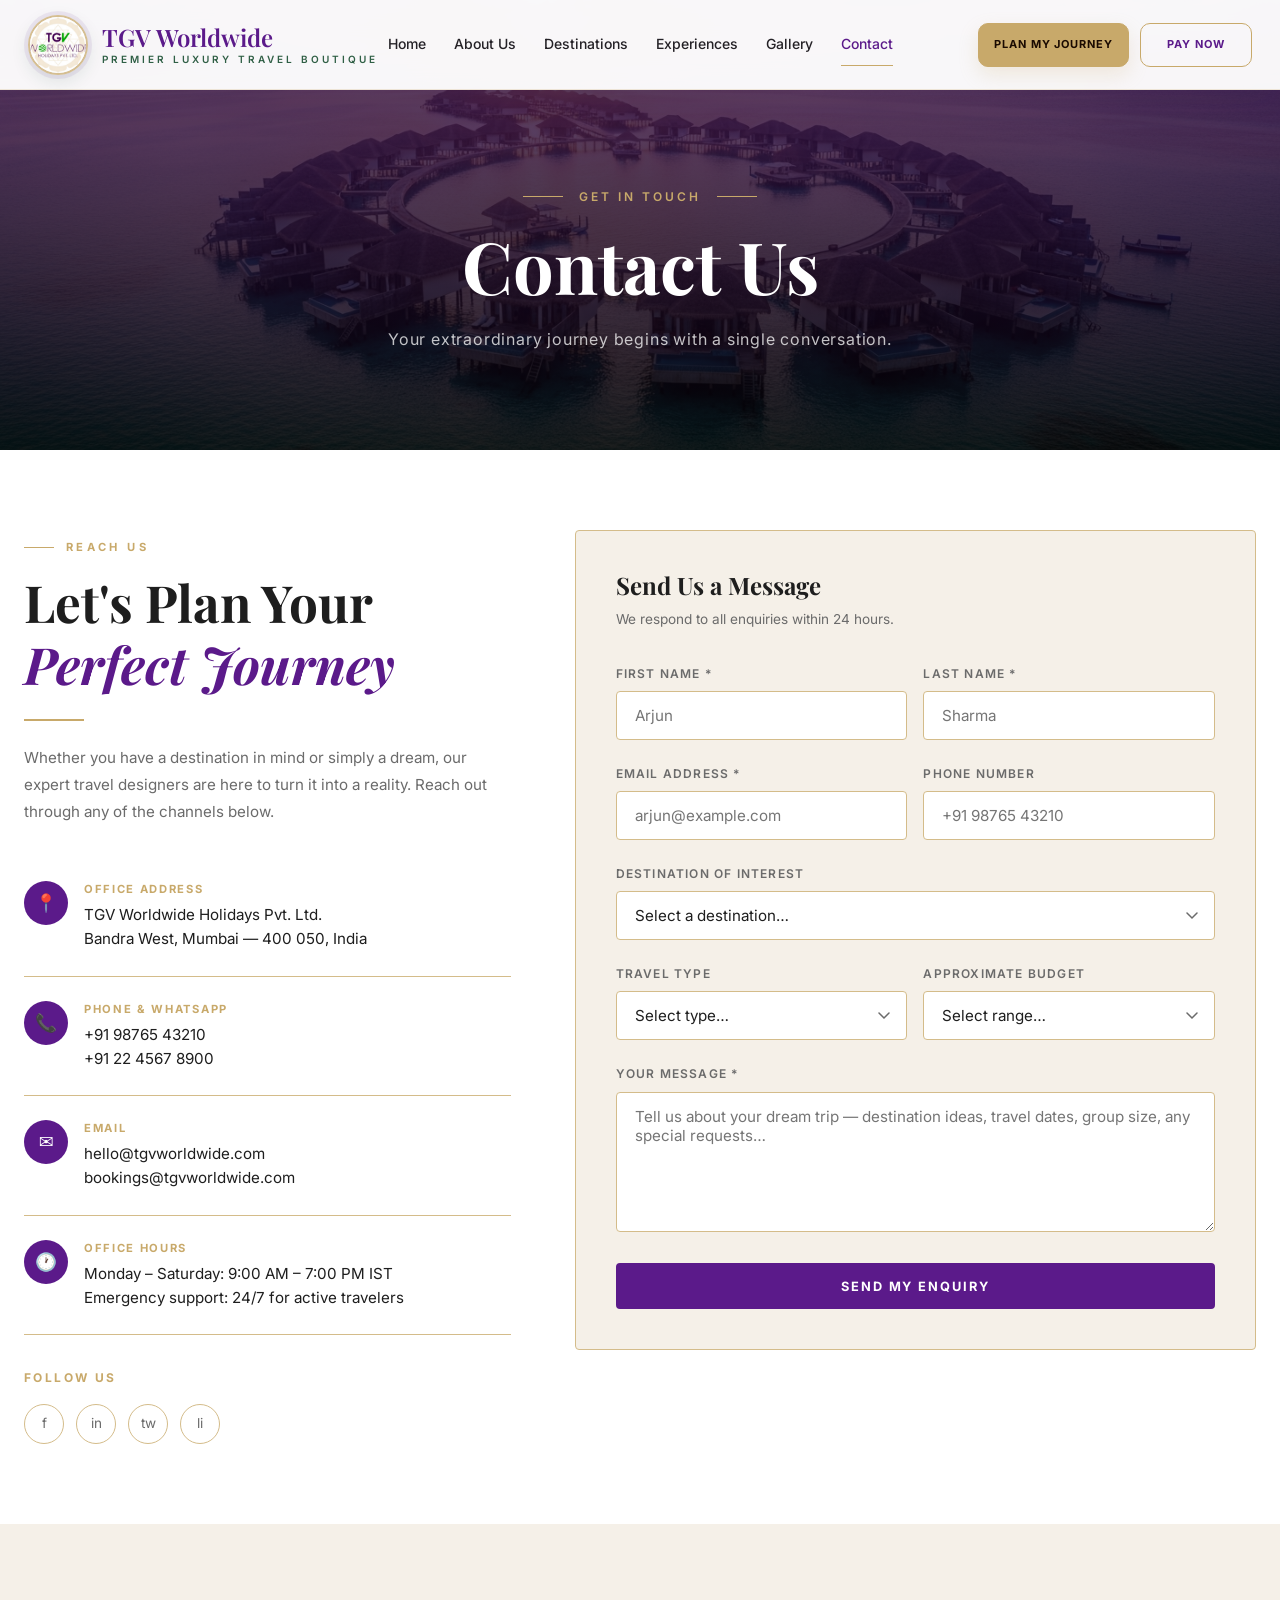
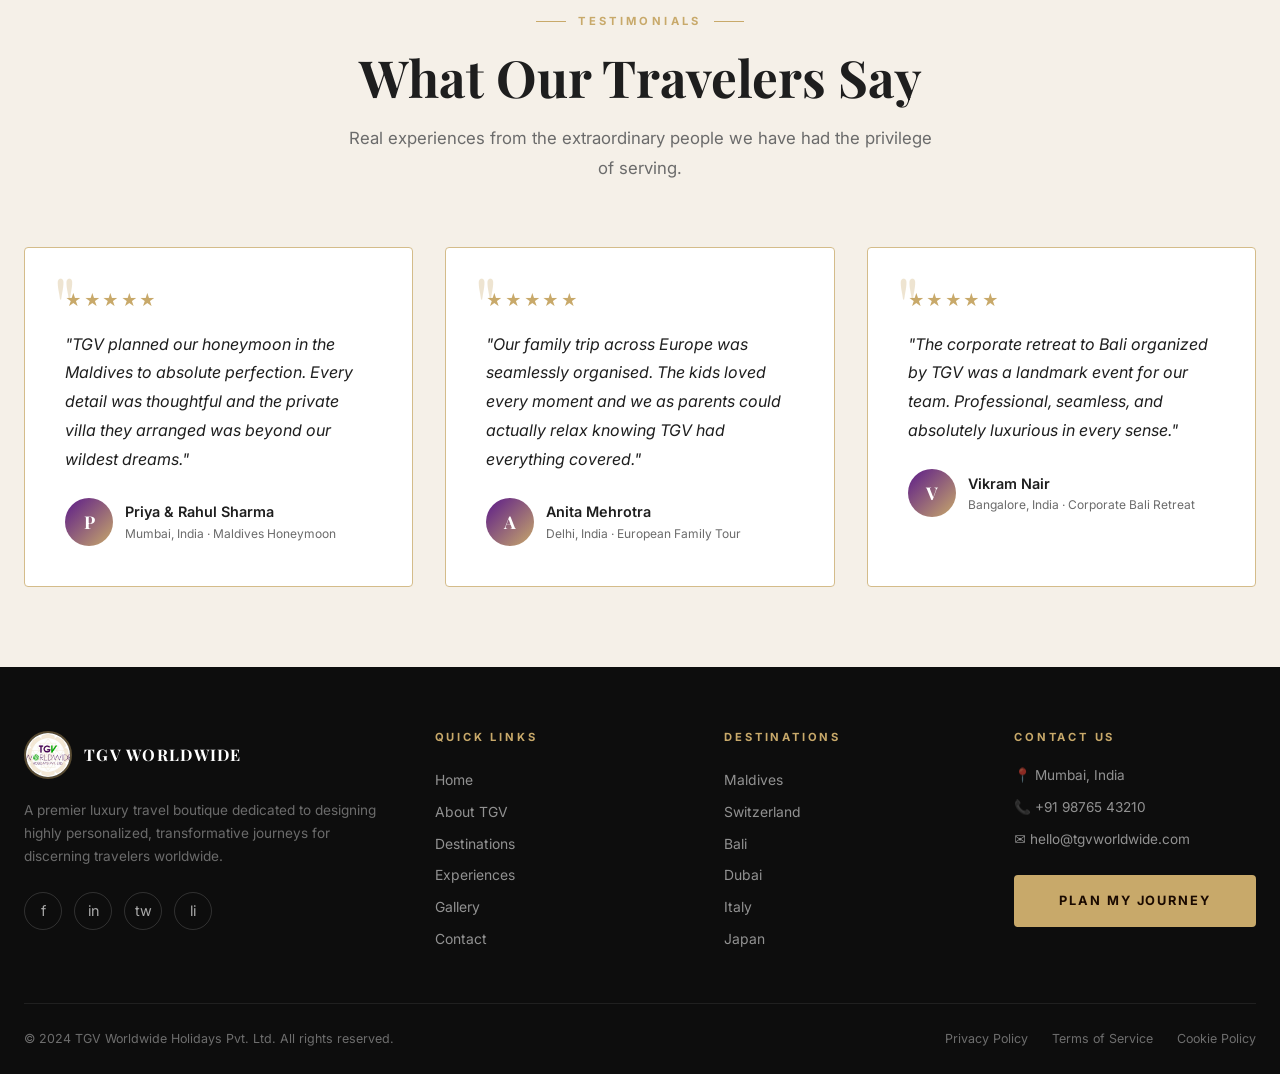
<file: contact.html>
<!DOCTYPE html>
<html lang="en">
<head>
  <meta charset="UTF-8">
  <meta name="viewport" content="width=device-width, initial-scale=1.0">
  <title>Contact Us — TGV Worldwide Holidays</title>
  <meta name="description" content="Get in touch with TGV Worldwide Holidays to start planning your bespoke luxury journey. Our travel experts are ready to craft your perfect trip.">
  <meta name="robots" content="index, follow">
  <meta property="og:title" content="Contact TGV Worldwide Holidays">
  <meta property="og:description" content="Speak to our luxury travel experts and begin planning your extraordinary journey today.">
  <meta property="og:type" content="website">
  <meta property="og:image" content="assets/images/hero.png">
  <meta name="twitter:card" content="summary_large_image">
  <meta name="twitter:title" content="Contact TGV Worldwide Holidays">
  <meta name="twitter:description" content="Speak to our luxury travel experts today.">
  <link rel="icon" type="image/jpeg" href="assets/images/tgv-logo.jpeg">
  <link rel="preconnect" href="https://fonts.googleapis.com">
  <link rel="preconnect" href="https://fonts.gstatic.com" crossorigin>
  <link href="https://fonts.googleapis.com/css2?family=Playfair+Display:ital,wght@0,400;0,500;0,600;0,700;1,400;1,500&family=Inter:wght@300;400;500;600;700&display=swap" rel="stylesheet">
  <link rel="stylesheet" href="assets/css/style.css">
  <link rel="stylesheet" href="assets/css/responsive.css">
</head>
<body>

  <!-- NAVBAR -->
    <nav class="navbar solid" id="navbar" role="navigation" aria-label="Main navigation">
    <div class="navbar__inner">
      <a href="index.html" class="navbar__logo" aria-label="TGV Worldwide Holidays Home">
        <img src="assets/images/tgv-logo.jpeg" alt="TGV Logo" class="navbar__logo-img">
        <div class="navbar__logo-text">
          <span class="navbar__logo-main">TGV Worldwide</span>
          <span class="navbar__logo-sub">Premier Luxury Travel Boutique</span>
        </div>
      </a>
      <div class="navbar__links" role="menubar">
        <div class="navbar__link-group" aria-label="Site pages">
          <a href="index.html" class="navbar__link" role="menuitem">Home</a>
          <a href="about.html" class="navbar__link" role="menuitem">About Us</a>
          <a href="destinations.html" class="navbar__link" role="menuitem">Destinations</a>
          <a href="experiences.html" class="navbar__link" role="menuitem">Experiences</a>
          <a href="gallery.html" class="navbar__link" role="menuitem">Gallery</a>
          <a href="contact.html" class="navbar__link active" role="menuitem">Contact</a>
        </div>
        <div class="navbar__actions" aria-label="Primary actions">
          <a href="contact.html" class="navbar__link navbar__cta" role="menuitem">Plan My Journey</a>
          <a href="payment.html" class="navbar__link navbar__cta navbar__cta--pay" role="menuitem">Pay Now</a>
        </div>
      </div>
      <button class="navbar__hamburger" id="hamburger" aria-label="Toggle menu" aria-expanded="false" aria-controls="mobile-menu">
        <span></span><span></span><span></span>
      </button>
    </div>
  </nav>

  <!-- MOBILE MENU OVERLAY -->
  <div class="navbar__overlay" id="nav-overlay" role="presentation"></div>

  <!-- MOBILE MENU -->
  <div class="navbar__mobile-menu" id="mobile-menu" role="menu" aria-label="Mobile navigation">
    <a href="index.html" class="navbar__mobile-link" role="menuitem">Home</a>
    <a href="about.html" class="navbar__mobile-link" role="menuitem">About Us</a>
    <a href="destinations.html" class="navbar__mobile-link" role="menuitem">Destinations</a>
    <a href="experiences.html" class="navbar__mobile-link" role="menuitem">Experiences</a>
    <a href="gallery.html" class="navbar__mobile-link" role="menuitem">Gallery</a>
    <a href="contact.html" class="navbar__mobile-link active" role="menuitem">Contact</a>
    <a href="contact.html" class="navbar__mobile-cta" role="menuitem">Plan My Journey</a>
    <a href="payment.html" class="navbar__mobile-cta" role="menuitem">Pay Now</a>
  </div>

  <main id="main-content">

    <!-- PAGE HERO -->
    <section class="page-hero" aria-label="Contact Hero">
      <img src="assets/images/hero.png" alt="Luxury destination travel" class="page-hero__bg">
      <div class="page-hero__overlay"></div>
      <div class="page-hero__content">
        <div class="page-hero__eyebrow">Get In Touch</div>
        <h1 class="page-hero__title">Contact Us</h1>
        <p class="page-hero__subtitle">Your extraordinary journey begins with a single conversation.</p>
      </div>
    </section>

    <!-- CONTACT SECTION -->
    <section class="section section--card" aria-labelledby="contact-heading">
      <div class="container">
        <div class="contact-grid">

          <!-- Contact Info -->
          <div class="fade-in">
            <span class="about-content__eyebrow">Reach Us</span>
            <h2 class="about-content__title" id="contact-heading">Let's Plan Your <em style="color:var(--color-primary);">Perfect Journey</em></h2>
            <div class="divider"></div>
            <p style="font-size:0.95rem; color:var(--color-muted); margin-bottom:2rem;">Whether you have a destination in mind or simply a dream, our expert travel designers are here to turn it into a reality. Reach out through any of the channels below.</p>

            <div class="contact-info__item">
              <div class="contact-info__icon">📍</div>
              <div>
                <div class="contact-info__label">Office Address</div>
                <div class="contact-info__value">TGV Worldwide Holidays Pvt. Ltd.<br>Bandra West, Mumbai — 400 050, India</div>
              </div>
            </div>

            <div class="contact-info__item">
              <div class="contact-info__icon">📞</div>
              <div>
                <div class="contact-info__label">Phone &amp; WhatsApp</div>
                <div class="contact-info__value">+91 98765 43210<br>+91 22 4567 8900</div>
              </div>
            </div>

            <div class="contact-info__item">
              <div class="contact-info__icon">✉</div>
              <div>
                <div class="contact-info__label">Email</div>
                <div class="contact-info__value">hello@tgvworldwide.com<br>bookings@tgvworldwide.com</div>
              </div>
            </div>

            <div class="contact-info__item">
              <div class="contact-info__icon">🕐</div>
              <div>
                <div class="contact-info__label">Office Hours</div>
                <div class="contact-info__value">Monday – Saturday: 9:00 AM – 7:00 PM IST<br>Emergency support: 24/7 for active travelers</div>
              </div>
            </div>

            <div style="margin-top:2rem;">
              <p style="font-size:0.75rem; letter-spacing:0.2em; text-transform:uppercase; font-weight:700; color:var(--color-secondary); margin-bottom:1rem;">Follow Us</p>
              <div style="display:flex; gap:0.75rem;">
                <a href="#" style="width:40px; height:40px; border:1px solid var(--color-border); border-radius:50%; display:flex; align-items:center; justify-content:center; color:var(--color-muted); transition:all 0.3s; font-size:0.85rem;" aria-label="Facebook">f</a>
                <a href="#" style="width:40px; height:40px; border:1px solid var(--color-border); border-radius:50%; display:flex; align-items:center; justify-content:center; color:var(--color-muted); transition:all 0.3s; font-size:0.85rem;" aria-label="Instagram">in</a>
                <a href="#" style="width:40px; height:40px; border:1px solid var(--color-border); border-radius:50%; display:flex; align-items:center; justify-content:center; color:var(--color-muted); transition:all 0.3s; font-size:0.85rem;" aria-label="Twitter">tw</a>
                <a href="#" style="width:40px; height:40px; border:1px solid var(--color-border); border-radius:50%; display:flex; align-items:center; justify-content:center; color:var(--color-muted); transition:all 0.3s; font-size:0.85rem;" aria-label="LinkedIn">li</a>
              </div>
            </div>
          </div>

          <!-- Contact Form -->
          <div class="fade-in" style="background:var(--color-bg); border:1px solid var(--color-border); border-radius:var(--radius); padding:2.5rem;">
            <h3 style="font-family:var(--font-serif); font-size:1.5rem; margin-bottom:0.5rem; color:var(--color-fg);">Send Us a Message</h3>
            <p style="font-size:0.85rem; color:var(--color-muted); margin-bottom:2rem;">We respond to all enquiries within 24 hours.</p>

            <!-- Success Message (hidden by default) -->
            <div id="form-success" style="display:none; text-align:center; padding:3rem 1rem;">
              <div style="font-size:3rem; margin-bottom:1rem;">✓</div>
              <h3 style="font-family:var(--font-serif); color:var(--color-primary); margin-bottom:0.75rem;">Message Received!</h3>
              <p style="color:var(--color-muted);">Thank you for reaching out. A TGV travel designer will contact you within 24 hours to discuss your journey.</p>
            </div>

            <form id="contact-form" novalidate aria-label="Contact enquiry form">
              <div class="form-row">
                <div class="form-group">
                  <label class="form-label" for="contact-first-name">First Name *</label>
                  <input class="form-input" type="text" id="contact-first-name" name="first_name" placeholder="Arjun" required autocomplete="given-name">
                </div>
                <div class="form-group">
                  <label class="form-label" for="contact-last-name">Last Name *</label>
                  <input class="form-input" type="text" id="contact-last-name" name="last_name" placeholder="Sharma" required autocomplete="family-name">
                </div>
              </div>

              <div class="form-row">
                <div class="form-group">
                  <label class="form-label" for="contact-email">Email Address *</label>
                  <input class="form-input" type="email" id="contact-email" name="email" placeholder="arjun@example.com" required autocomplete="email">
                </div>
                <div class="form-group">
                  <label class="form-label" for="contact-phone">Phone Number</label>
                  <input class="form-input" type="tel" id="contact-phone" name="phone" placeholder="+91 98765 43210" autocomplete="tel">
                </div>
              </div>

              <div class="form-group">
                <label class="form-label" for="contact-destination">Destination of Interest</label>
                <select class="form-select" id="contact-destination" name="destination">
                  <option value="">Select a destination…</option>
                  <option value="maldives">Maldives</option>
                  <option value="switzerland">Switzerland</option>
                  <option value="bali">Bali</option>
                  <option value="dubai">Dubai</option>
                  <option value="italy">Italy</option>
                  <option value="japan">Japan</option>
                  <option value="greece">Greece</option>
                  <option value="turkey">Turkey</option>
                  <option value="other">Other / Not Sure Yet</option>
                </select>
              </div>

              <div class="form-row">
                <div class="form-group">
                  <label class="form-label" for="contact-travel-type">Travel Type</label>
                  <select class="form-select" id="contact-travel-type" name="travel_type">
                    <option value="">Select type…</option>
                    <option value="honeymoon">Honeymoon</option>
                    <option value="family">Family Holiday</option>
                    <option value="adventure">Adventure Travel</option>
                    <option value="corporate">Corporate Retreat</option>
                    <option value="solo">Solo Luxury</option>
                    <option value="other">Other</option>
                  </select>
                </div>
                <div class="form-group">
                  <label class="form-label" for="contact-budget">Approximate Budget</label>
                  <select class="form-select" id="contact-budget" name="budget">
                    <option value="">Select range…</option>
                    <option value="under-3l">Under ₹3 Lakhs</option>
                    <option value="3-5l">₹3 – 5 Lakhs</option>
                    <option value="5-10l">₹5 – 10 Lakhs</option>
                    <option value="10-20l">₹10 – 20 Lakhs</option>
                    <option value="above-20l">Above ₹20 Lakhs</option>
                  </select>
                </div>
              </div>

              <div class="form-group">
                <label class="form-label" for="contact-message">Your Message *</label>
                <textarea class="form-textarea" id="contact-message" name="message" placeholder="Tell us about your dream trip — destination ideas, travel dates, group size, any special requests…" required></textarea>
              </div>

              <button type="submit" class="btn btn--primary" style="width:100%; justify-content:center;" id="contact-submit">
                Send My Enquiry
              </button>
            </form>
          </div>

        </div>
      </div>
    </section>

    <!-- TESTIMONIALS -->
    <section class="section section--bg" aria-labelledby="testimonials-heading">
      <div class="container">
        <div class="section__header">
          <span class="section__eyebrow">Testimonials</span>
          <h2 class="section__title" id="testimonials-heading">What Our Travelers Say</h2>
          <p class="section__desc">Real experiences from the extraordinary people we have had the privilege of serving.</p>
        </div>
        <div class="grid-3">
          <div class="testimonial-card fade-in">
            <div class="testimonial-card__stars">★★★★★</div>
            <p class="testimonial-card__text">"TGV planned our honeymoon in the Maldives to absolute perfection. Every detail was thoughtful and the private villa they arranged was beyond our wildest dreams."</p>
            <div class="testimonial-card__author">
              <div class="testimonial-card__avatar">P</div>
              <div>
                <div class="testimonial-card__name">Priya &amp; Rahul Sharma</div>
                <div class="testimonial-card__location">Mumbai, India · Maldives Honeymoon</div>
              </div>
            </div>
          </div>
          <div class="testimonial-card fade-in">
            <div class="testimonial-card__stars">★★★★★</div>
            <p class="testimonial-card__text">"Our family trip across Europe was seamlessly organised. The kids loved every moment and we as parents could actually relax knowing TGV had everything covered."</p>
            <div class="testimonial-card__author">
              <div class="testimonial-card__avatar">A</div>
              <div>
                <div class="testimonial-card__name">Anita Mehrotra</div>
                <div class="testimonial-card__location">Delhi, India · European Family Tour</div>
              </div>
            </div>
          </div>
          <div class="testimonial-card fade-in">
            <div class="testimonial-card__stars">★★★★★</div>
            <p class="testimonial-card__text">"The corporate retreat to Bali organized by TGV was a landmark event for our team. Professional, seamless, and absolutely luxurious in every sense."</p>
            <div class="testimonial-card__author">
              <div class="testimonial-card__avatar">V</div>
              <div>
                <div class="testimonial-card__name">Vikram Nair</div>
                <div class="testimonial-card__location">Bangalore, India · Corporate Bali Retreat</div>
              </div>
            </div>
          </div>
        </div>
      </div>
    </section>

  </main>

  <!-- FOOTER -->
  <footer class="footer" role="contentinfo">
    <div class="container">
      <div class="footer__grid">
        <div>
          <div class="footer__brand">
            <img src="assets/images/tgv-logo.jpeg" alt="TGV Logo" class="footer__logo">
            <span class="footer__brand-text">TGV Worldwide</span>
          </div>
          <p class="footer__tagline">A premier luxury travel boutique dedicated to designing highly personalized, transformative journeys for discerning travelers worldwide.</p>
          <div class="footer__social" role="list" aria-label="Social media links">
            <a href="#" class="footer__social-link" role="listitem" aria-label="Facebook">f</a>
            <a href="#" class="footer__social-link" role="listitem" aria-label="Instagram">in</a>
            <a href="#" class="footer__social-link" role="listitem" aria-label="Twitter">tw</a>
            <a href="#" class="footer__social-link" role="listitem" aria-label="LinkedIn">li</a>
          </div>
        </div>
        <div>
          <h4 class="footer__heading">Quick Links</h4>
          <a href="index.html" class="footer__link">Home</a>
          <a href="about.html" class="footer__link">About TGV</a>
          <a href="destinations.html" class="footer__link">Destinations</a>
          <a href="experiences.html" class="footer__link">Experiences</a>
          <a href="gallery.html" class="footer__link">Gallery</a>
          <a href="contact.html" class="footer__link">Contact</a>
        </div>
        <div>
          <h4 class="footer__heading">Destinations</h4>
          <a href="destinations.html" class="footer__link">Maldives</a>
          <a href="destinations.html" class="footer__link">Switzerland</a>
          <a href="destinations.html" class="footer__link">Bali</a>
          <a href="destinations.html" class="footer__link">Dubai</a>
          <a href="destinations.html" class="footer__link">Italy</a>
          <a href="destinations.html" class="footer__link">Japan</a>
        </div>
        <div>
          <h4 class="footer__heading">Contact Us</h4>
          <p style="font-size:0.85rem; margin-bottom:0.5rem; color:rgba(255,255,255,0.55);">📍 Mumbai, India</p>
          <p style="font-size:0.85rem; margin-bottom:0.5rem; color:rgba(255,255,255,0.55);">📞 +91 98765 43210</p>
          <p style="font-size:0.85rem; margin-bottom:1.5rem; color:rgba(255,255,255,0.55);">✉ hello@tgvworldwide.com</p>
          <a href="contact.html" class="btn btn--secondary" style="width:100%; text-align:center;">Plan My Journey</a>
        </div>
      </div>
      <div class="footer__bottom">
        <p class="footer__copyright">© 2024 TGV Worldwide Holidays Pvt. Ltd. All rights reserved.</p>
        <div class="footer__bottom-links">
          <a href="#" class="footer__bottom-link">Privacy Policy</a>
          <a href="#" class="footer__bottom-link">Terms of Service</a>
          <a href="#" class="footer__bottom-link">Cookie Policy</a>
        </div>
      </div>
    </div>
  </footer>

  <!-- SCROLL TO TOP -->
  <button class="scroll-top" id="scroll-top" aria-label="Scroll to top" title="Back to top">↑</button>

  <script src="assets/js/main.js"></script>
</body>
</html>
</file>
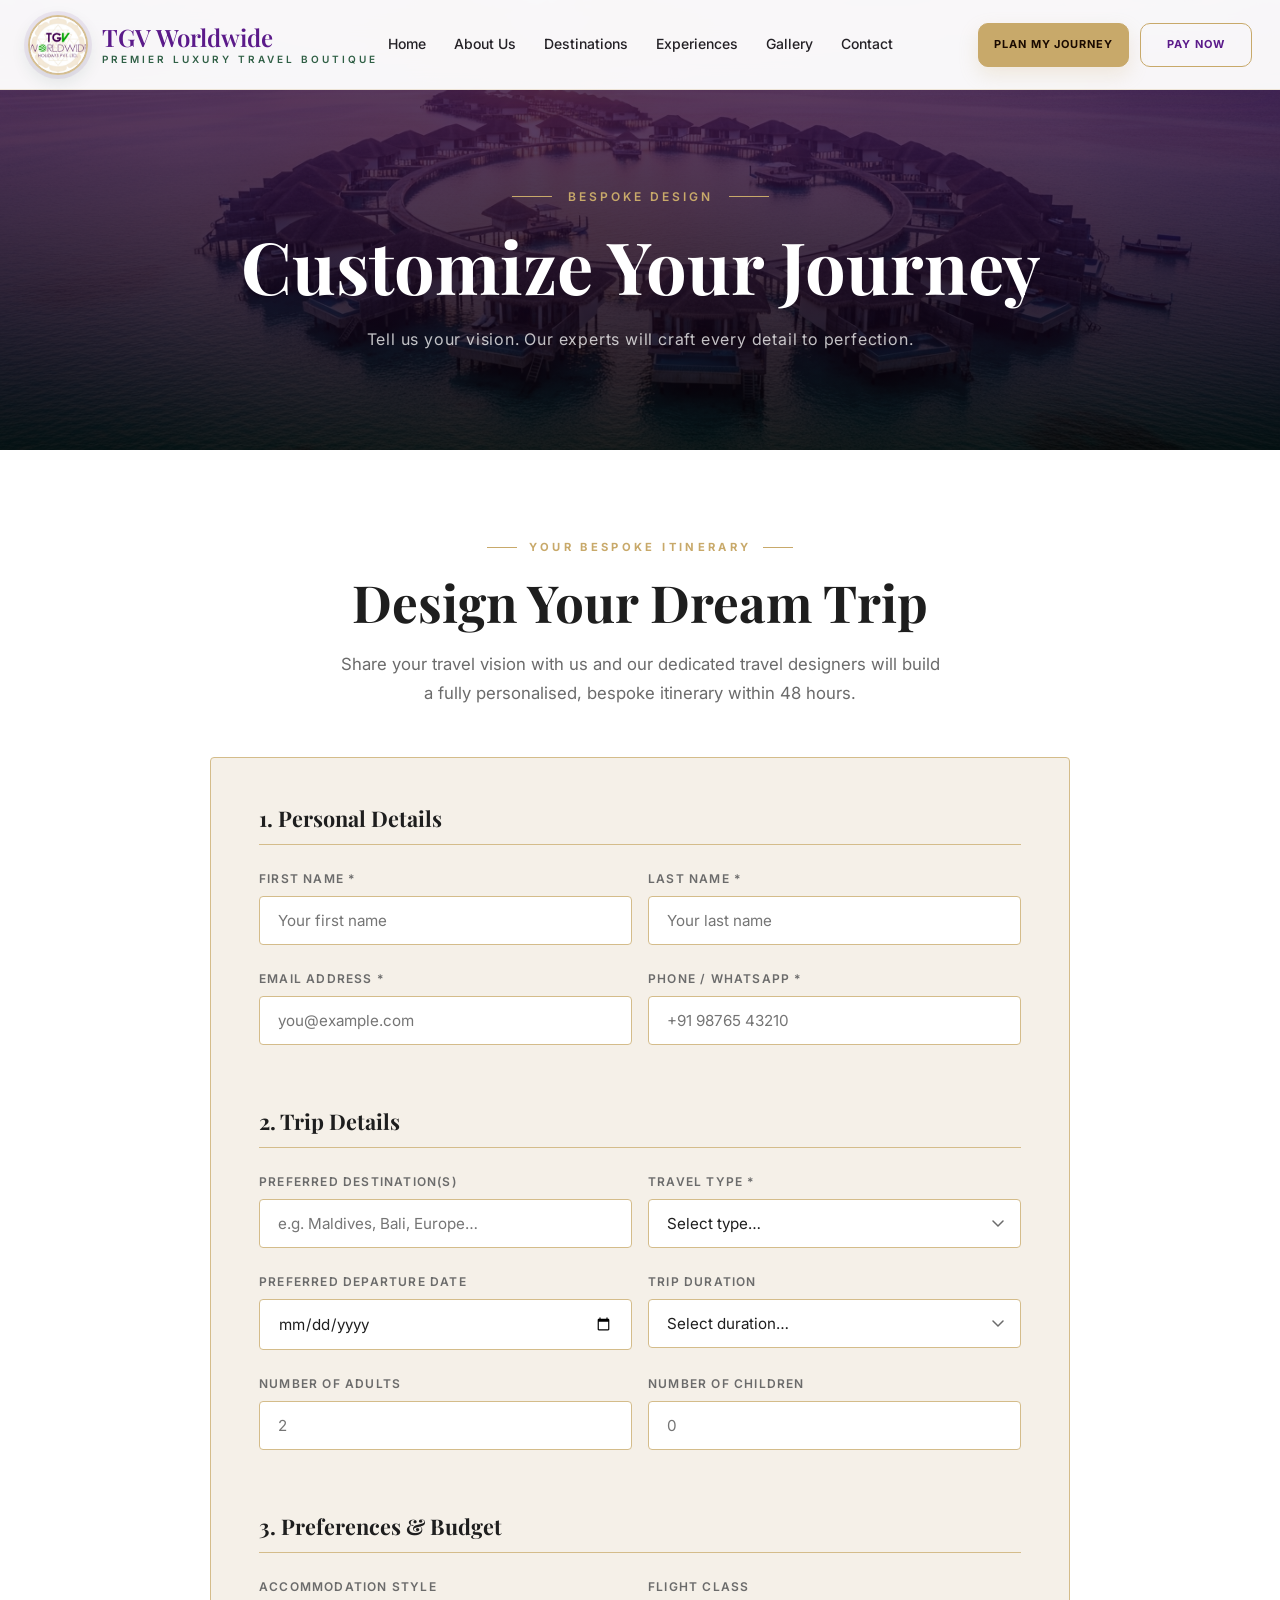
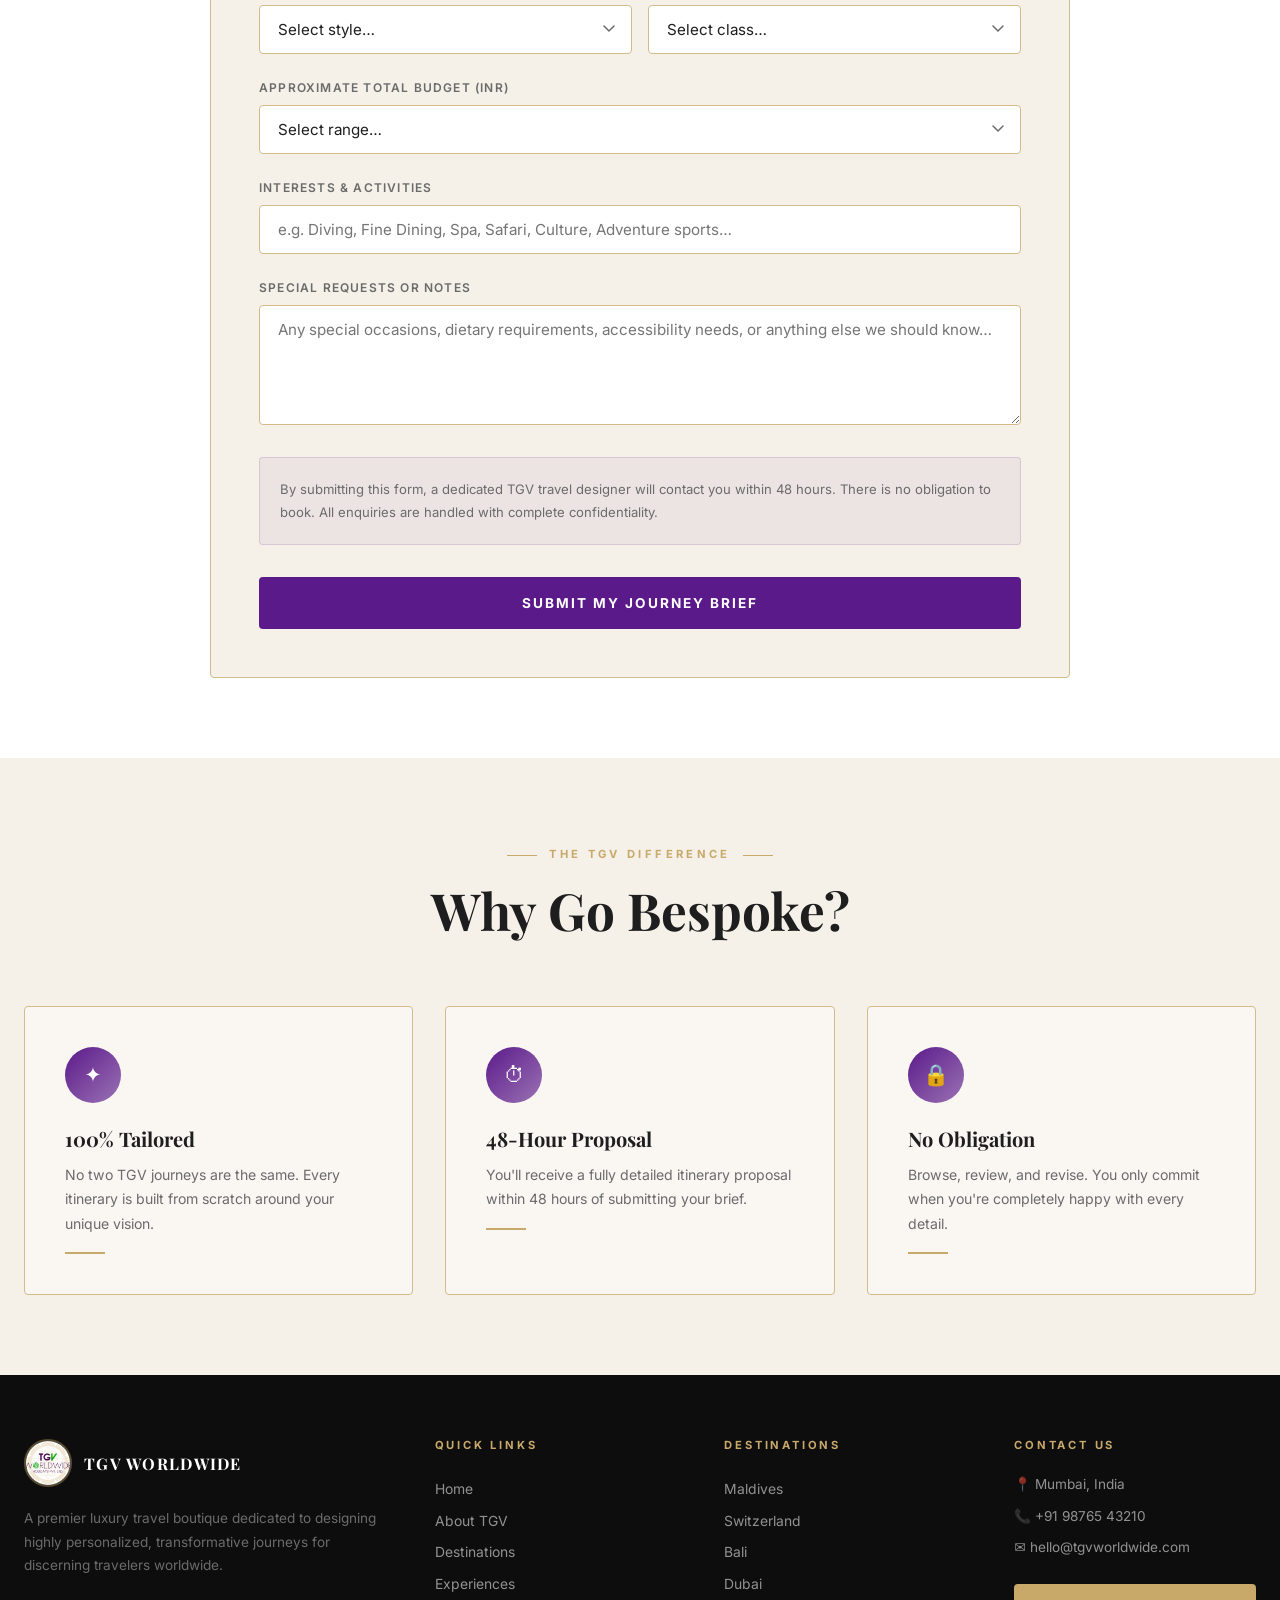
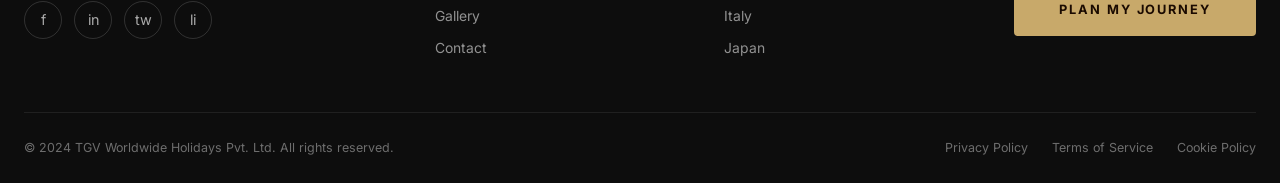
<file: customize-journey.html>
<!DOCTYPE html>
<html lang="en">
<head>
  <meta charset="UTF-8">
  <meta name="viewport" content="width=device-width, initial-scale=1.0">
  <title>Customize Your Journey — TGV Worldwide Holidays</title>
  <meta name="description" content="Build your perfect bespoke luxury journey with TGV Worldwide Holidays. Tell us your vision and our expert travel designers will craft every detail.">
  <meta name="robots" content="index, follow">
  <meta property="og:title" content="Customize Your Journey — TGV Worldwide Holidays">
  <meta property="og:description" content="Tell us your vision and we'll craft a bespoke luxury itinerary just for you.">
  <meta property="og:type" content="website">
  <meta property="og:image" content="assets/images/hero.png">
  <meta name="twitter:card" content="summary_large_image">
  <meta name="twitter:title" content="Customize Your Journey — TGV Worldwide Holidays">
  <meta name="twitter:description" content="Build your perfect bespoke luxury journey with TGV.">
  <link rel="icon" type="image/jpeg" href="assets/images/tgv-logo.jpeg">
  <link rel="preconnect" href="https://fonts.googleapis.com">
  <link rel="preconnect" href="https://fonts.gstatic.com" crossorigin>
  <link href="https://fonts.googleapis.com/css2?family=Playfair+Display:ital,wght@0,400;0,500;0,600;0,700;1,400;1,500&family=Inter:wght@300;400;500;600;700&display=swap" rel="stylesheet">
  <link rel="stylesheet" href="assets/css/style.css">
  <link rel="stylesheet" href="assets/css/responsive.css">
</head>
<body>

  <!-- NAVBAR -->
    <nav class="navbar solid" id="navbar" role="navigation" aria-label="Main navigation">
    <div class="navbar__inner">
      <a href="index.html" class="navbar__logo" aria-label="TGV Worldwide Holidays Home">
        <img src="assets/images/tgv-logo.jpeg" alt="TGV Logo" class="navbar__logo-img">
        <div class="navbar__logo-text">
          <span class="navbar__logo-main">TGV Worldwide</span>
          <span class="navbar__logo-sub">Premier Luxury Travel Boutique</span>
        </div>
      </a>
      <div class="navbar__links" role="menubar">
        <div class="navbar__link-group" aria-label="Site pages">
          <a href="index.html" class="navbar__link" role="menuitem">Home</a>
          <a href="about.html" class="navbar__link" role="menuitem">About Us</a>
          <a href="destinations.html" class="navbar__link" role="menuitem">Destinations</a>
          <a href="experiences.html" class="navbar__link" role="menuitem">Experiences</a>
          <a href="gallery.html" class="navbar__link" role="menuitem">Gallery</a>
          <a href="contact.html" class="navbar__link" role="menuitem">Contact</a>
        </div>
        <div class="navbar__actions" aria-label="Primary actions">
          <a href="contact.html" class="navbar__link navbar__cta" role="menuitem">Plan My Journey</a>
          <a href="payment.html" class="navbar__link navbar__cta navbar__cta--pay" role="menuitem">Pay Now</a>
        </div>
      </div>
      <button class="navbar__hamburger" id="hamburger" aria-label="Toggle menu" aria-expanded="false" aria-controls="mobile-menu">
        <span></span><span></span><span></span>
      </button>
    </div>
  </nav>

  <!-- MOBILE MENU OVERLAY -->
  <div class="navbar__overlay" id="nav-overlay" role="presentation"></div>

  <!-- MOBILE MENU -->
  <div class="navbar__mobile-menu" id="mobile-menu" role="menu" aria-label="Mobile navigation">
    <a href="index.html" class="navbar__mobile-link" role="menuitem">Home</a>
    <a href="about.html" class="navbar__mobile-link" role="menuitem">About Us</a>
    <a href="destinations.html" class="navbar__mobile-link" role="menuitem">Destinations</a>
    <a href="experiences.html" class="navbar__mobile-link" role="menuitem">Experiences</a>
    <a href="gallery.html" class="navbar__mobile-link" role="menuitem">Gallery</a>
    <a href="contact.html" class="navbar__mobile-link" role="menuitem">Contact</a>
    <a href="contact.html" class="navbar__mobile-cta" role="menuitem">Plan My Journey</a>
    <a href="payment.html" class="navbar__mobile-cta" role="menuitem">Pay Now</a>
  </div>

  <main id="main-content">

    <!-- PAGE HERO -->
    <section class="page-hero" aria-label="Customize Journey Hero">
      <img src="assets/images/hero.png" alt="Luxury travel destination" class="page-hero__bg">
      <div class="page-hero__overlay"></div>
      <div class="page-hero__content">
        <div class="page-hero__eyebrow">Bespoke Design</div>
        <h1 class="page-hero__title">Customize Your Journey</h1>
        <p class="page-hero__subtitle">Tell us your vision. Our experts will craft every detail to perfection.</p>
      </div>
    </section>

    <!-- CUSTOMIZE FORM SECTION -->
    <section class="section section--card" aria-labelledby="customize-heading">
      <div class="container">
        <div style="max-width:860px; margin:0 auto;">

          <div style="text-align:center; margin-bottom:3rem;" class="fade-in">
            <span class="section__eyebrow">Your Bespoke Itinerary</span>
            <h2 class="section__title" id="customize-heading">Design Your Dream Trip</h2>
            <p class="section__desc">Share your travel vision with us and our dedicated travel designers will build a fully personalised, bespoke itinerary within 48 hours.</p>
          </div>

          <!-- Success Message (hidden by default) -->
          <div id="customize-success" style="display:none; text-align:center; padding:4rem 2rem; background:var(--color-bg); border:1px solid var(--color-border); border-radius:var(--radius);">
            <div style="font-size:3.5rem; margin-bottom:1.5rem; color:var(--color-secondary);">✦</div>
            <h3 style="font-family:var(--font-serif); font-size:2rem; color:var(--color-primary); margin-bottom:1rem;">Journey Request Received!</h3>
            <p style="color:var(--color-muted); max-width:480px; margin:0 auto 2rem;">Your bespoke journey brief has been submitted. A dedicated TGV travel designer will contact you within 48 hours with a fully personalised itinerary proposal.</p>
            <a href="index.html" class="btn btn--outline-dark">Return to Home</a>
          </div>

          <form id="customize-form" class="fade-in" novalidate aria-label="Customize journey form" style="background:var(--color-bg); border:1px solid var(--color-border); border-radius:var(--radius); padding:3rem;">

            <!-- Section 1: Personal Details -->
            <h3 style="font-family:var(--font-serif); font-size:1.35rem; color:var(--color-fg); margin-bottom:1.5rem; padding-bottom:0.75rem; border-bottom:1px solid var(--color-border);">1. Personal Details</h3>
            <div class="form-row">
              <div class="form-group">
                <label class="form-label" for="cust-first-name">First Name *</label>
                <input class="form-input" type="text" id="cust-first-name" name="first_name" placeholder="Your first name" required autocomplete="given-name">
              </div>
              <div class="form-group">
                <label class="form-label" for="cust-last-name">Last Name *</label>
                <input class="form-input" type="text" id="cust-last-name" name="last_name" placeholder="Your last name" required autocomplete="family-name">
              </div>
            </div>
            <div class="form-row">
              <div class="form-group">
                <label class="form-label" for="cust-email">Email Address *</label>
                <input class="form-input" type="email" id="cust-email" name="email" placeholder="you@example.com" required autocomplete="email">
              </div>
              <div class="form-group">
                <label class="form-label" for="cust-phone">Phone / WhatsApp *</label>
                <input class="form-input" type="tel" id="cust-phone" name="phone" placeholder="+91 98765 43210" required autocomplete="tel">
              </div>
            </div>

            <!-- Section 2: Trip Details -->
            <h3 style="font-family:var(--font-serif); font-size:1.35rem; color:var(--color-fg); margin:2.5rem 0 1.5rem; padding-bottom:0.75rem; border-bottom:1px solid var(--color-border);">2. Trip Details</h3>
            <div class="form-row">
              <div class="form-group">
                <label class="form-label" for="cust-destination">Preferred Destination(s)</label>
                <input class="form-input" type="text" id="cust-destination" name="destination" placeholder="e.g. Maldives, Bali, Europe…">
              </div>
              <div class="form-group">
                <label class="form-label" for="cust-type">Travel Type *</label>
                <select class="form-select" id="cust-type" name="travel_type" required>
                  <option value="">Select type…</option>
                  <option value="honeymoon">Honeymoon</option>
                  <option value="family">Family Holiday</option>
                  <option value="adventure">Adventure Travel</option>
                  <option value="corporate">Corporate Retreat</option>
                  <option value="solo">Solo Luxury</option>
                  <option value="anniversary">Anniversary</option>
                  <option value="group">Group Travel</option>
                  <option value="other">Other</option>
                </select>
              </div>
            </div>
            <div class="form-row">
              <div class="form-group">
                <label class="form-label" for="cust-depart-date">Preferred Departure Date</label>
                <input class="form-input" type="date" id="cust-depart-date" name="departure_date">
              </div>
              <div class="form-group">
                <label class="form-label" for="cust-duration">Trip Duration</label>
                <select class="form-select" id="cust-duration" name="duration">
                  <option value="">Select duration…</option>
                  <option value="3-5">3 – 5 Nights</option>
                  <option value="6-8">6 – 8 Nights</option>
                  <option value="9-12">9 – 12 Nights</option>
                  <option value="13-16">13 – 16 Nights</option>
                  <option value="17+">17+ Nights</option>
                </select>
              </div>
            </div>
            <div class="form-row">
              <div class="form-group">
                <label class="form-label" for="cust-adults">Number of Adults</label>
                <input class="form-input" type="number" id="cust-adults" name="adults" min="1" max="50" placeholder="2">
              </div>
              <div class="form-group">
                <label class="form-label" for="cust-children">Number of Children</label>
                <input class="form-input" type="number" id="cust-children" name="children" min="0" max="20" placeholder="0">
              </div>
            </div>

            <!-- Section 3: Preferences -->
            <h3 style="font-family:var(--font-serif); font-size:1.35rem; color:var(--color-fg); margin:2.5rem 0 1.5rem; padding-bottom:0.75rem; border-bottom:1px solid var(--color-border);">3. Preferences &amp; Budget</h3>
            <div class="form-row">
              <div class="form-group">
                <label class="form-label" for="cust-accommodation">Accommodation Style</label>
                <select class="form-select" id="cust-accommodation" name="accommodation">
                  <option value="">Select style…</option>
                  <option value="private-villa">Private Villa</option>
                  <option value="overwater">Overwater Bungalow</option>
                  <option value="5star">5-Star Hotel</option>
                  <option value="boutique">Boutique Luxury</option>
                  <option value="resort">Luxury Resort</option>
                  <option value="mix">Mix of the Above</option>
                </select>
              </div>
              <div class="form-group">
                <label class="form-label" for="cust-flight">Flight Class</label>
                <select class="form-select" id="cust-flight" name="flight_class">
                  <option value="">Select class…</option>
                  <option value="economy">Economy</option>
                  <option value="premium">Premium Economy</option>
                  <option value="business">Business Class</option>
                  <option value="first">First Class</option>
                  <option value="private">Private Charter</option>
                </select>
              </div>
            </div>
            <div class="form-group">
              <label class="form-label" for="cust-budget">Approximate Total Budget (INR)</label>
              <select class="form-select" id="cust-budget" name="budget">
                <option value="">Select range…</option>
                <option value="under-3l">Under ₹3 Lakhs</option>
                <option value="3-5l">₹3 – 5 Lakhs</option>
                <option value="5-10l">₹5 – 10 Lakhs</option>
                <option value="10-20l">₹10 – 20 Lakhs</option>
                <option value="above-20l">Above ₹20 Lakhs</option>
              </select>
            </div>
            <div class="form-group">
              <label class="form-label" for="cust-interests">Interests &amp; Activities</label>
              <input class="form-input" type="text" id="cust-interests" name="interests" placeholder="e.g. Diving, Fine Dining, Spa, Safari, Culture, Adventure sports…">
            </div>
            <div class="form-group">
              <label class="form-label" for="cust-special">Special Requests or Notes</label>
              <textarea class="form-textarea" id="cust-special" name="special_requests" placeholder="Any special occasions, dietary requirements, accessibility needs, or anything else we should know…" style="min-height:120px;"></textarea>
            </div>

            <div style="margin-top:1rem; padding:1.25rem; background:rgba(91,26,138,0.05); border:1px solid rgba(91,26,138,0.15); border-radius:var(--radius); margin-bottom:2rem;">
              <p style="font-size:0.82rem; color:var(--color-muted); margin:0;">By submitting this form, a dedicated TGV travel designer will contact you within 48 hours. There is no obligation to book. All enquiries are handled with complete confidentiality.</p>
            </div>

            <button type="submit" class="btn btn--primary btn--lg" style="width:100%; justify-content:center;" id="customize-submit">
              Submit My Journey Brief
            </button>

          </form>
        </div>
      </div>
    </section>

    <!-- WHY CUSTOMIZE WITH TGV -->
    <section class="section section--bg" aria-labelledby="why-custom-heading">
      <div class="container">
        <div class="section__header">
          <span class="section__eyebrow">The TGV Difference</span>
          <h2 class="section__title" id="why-custom-heading">Why Go Bespoke?</h2>
        </div>
        <div class="grid-3">
          <div class="feature-card fade-in">
            <div class="feature-card__icon">✦</div>
            <h3 class="feature-card__title">100% Tailored</h3>
            <p style="font-size:0.88rem;">No two TGV journeys are the same. Every itinerary is built from scratch around your unique vision.</p>
            <div class="feature-card__line"></div>
          </div>
          <div class="feature-card fade-in">
            <div class="feature-card__icon">⏱</div>
            <h3 class="feature-card__title">48-Hour Proposal</h3>
            <p style="font-size:0.88rem;">You'll receive a fully detailed itinerary proposal within 48 hours of submitting your brief.</p>
            <div class="feature-card__line"></div>
          </div>
          <div class="feature-card fade-in">
            <div class="feature-card__icon">🔒</div>
            <h3 class="feature-card__title">No Obligation</h3>
            <p style="font-size:0.88rem;">Browse, review, and revise. You only commit when you're completely happy with every detail.</p>
            <div class="feature-card__line"></div>
          </div>
        </div>
      </div>
    </section>

  </main>

  <!-- FOOTER -->
  <footer class="footer" role="contentinfo">
    <div class="container">
      <div class="footer__grid">
        <div>
          <div class="footer__brand">
            <img src="assets/images/tgv-logo.jpeg" alt="TGV Logo" class="footer__logo">
            <span class="footer__brand-text">TGV Worldwide</span>
          </div>
          <p class="footer__tagline">A premier luxury travel boutique dedicated to designing highly personalized, transformative journeys for discerning travelers worldwide.</p>
          <div class="footer__social" role="list" aria-label="Social media links">
            <a href="#" class="footer__social-link" role="listitem" aria-label="Facebook">f</a>
            <a href="#" class="footer__social-link" role="listitem" aria-label="Instagram">in</a>
            <a href="#" class="footer__social-link" role="listitem" aria-label="Twitter">tw</a>
            <a href="#" class="footer__social-link" role="listitem" aria-label="LinkedIn">li</a>
          </div>
        </div>
        <div>
          <h4 class="footer__heading">Quick Links</h4>
          <a href="index.html" class="footer__link">Home</a>
          <a href="about.html" class="footer__link">About TGV</a>
          <a href="destinations.html" class="footer__link">Destinations</a>
          <a href="experiences.html" class="footer__link">Experiences</a>
          <a href="gallery.html" class="footer__link">Gallery</a>
          <a href="contact.html" class="footer__link">Contact</a>
        </div>
        <div>
          <h4 class="footer__heading">Destinations</h4>
          <a href="destinations.html" class="footer__link">Maldives</a>
          <a href="destinations.html" class="footer__link">Switzerland</a>
          <a href="destinations.html" class="footer__link">Bali</a>
          <a href="destinations.html" class="footer__link">Dubai</a>
          <a href="destinations.html" class="footer__link">Italy</a>
          <a href="destinations.html" class="footer__link">Japan</a>
        </div>
        <div>
          <h4 class="footer__heading">Contact Us</h4>
          <p style="font-size:0.85rem; margin-bottom:0.5rem; color:rgba(255,255,255,0.55);">📍 Mumbai, India</p>
          <p style="font-size:0.85rem; margin-bottom:0.5rem; color:rgba(255,255,255,0.55);">📞 +91 98765 43210</p>
          <p style="font-size:0.85rem; margin-bottom:1.5rem; color:rgba(255,255,255,0.55);">✉ hello@tgvworldwide.com</p>
          <a href="contact.html" class="btn btn--secondary" style="width:100%; text-align:center;">Plan My Journey</a>
        </div>
      </div>
      <div class="footer__bottom">
        <p class="footer__copyright">© 2024 TGV Worldwide Holidays Pvt. Ltd. All rights reserved.</p>
        <div class="footer__bottom-links">
          <a href="#" class="footer__bottom-link">Privacy Policy</a>
          <a href="#" class="footer__bottom-link">Terms of Service</a>
          <a href="#" class="footer__bottom-link">Cookie Policy</a>
        </div>
      </div>
    </div>
  </footer>

  <!-- SCROLL TO TOP -->
  <button class="scroll-top" id="scroll-top" aria-label="Scroll to top" title="Back to top">↑</button>

  <script src="assets/js/main.js"></script>
</body>
</html>
</file>
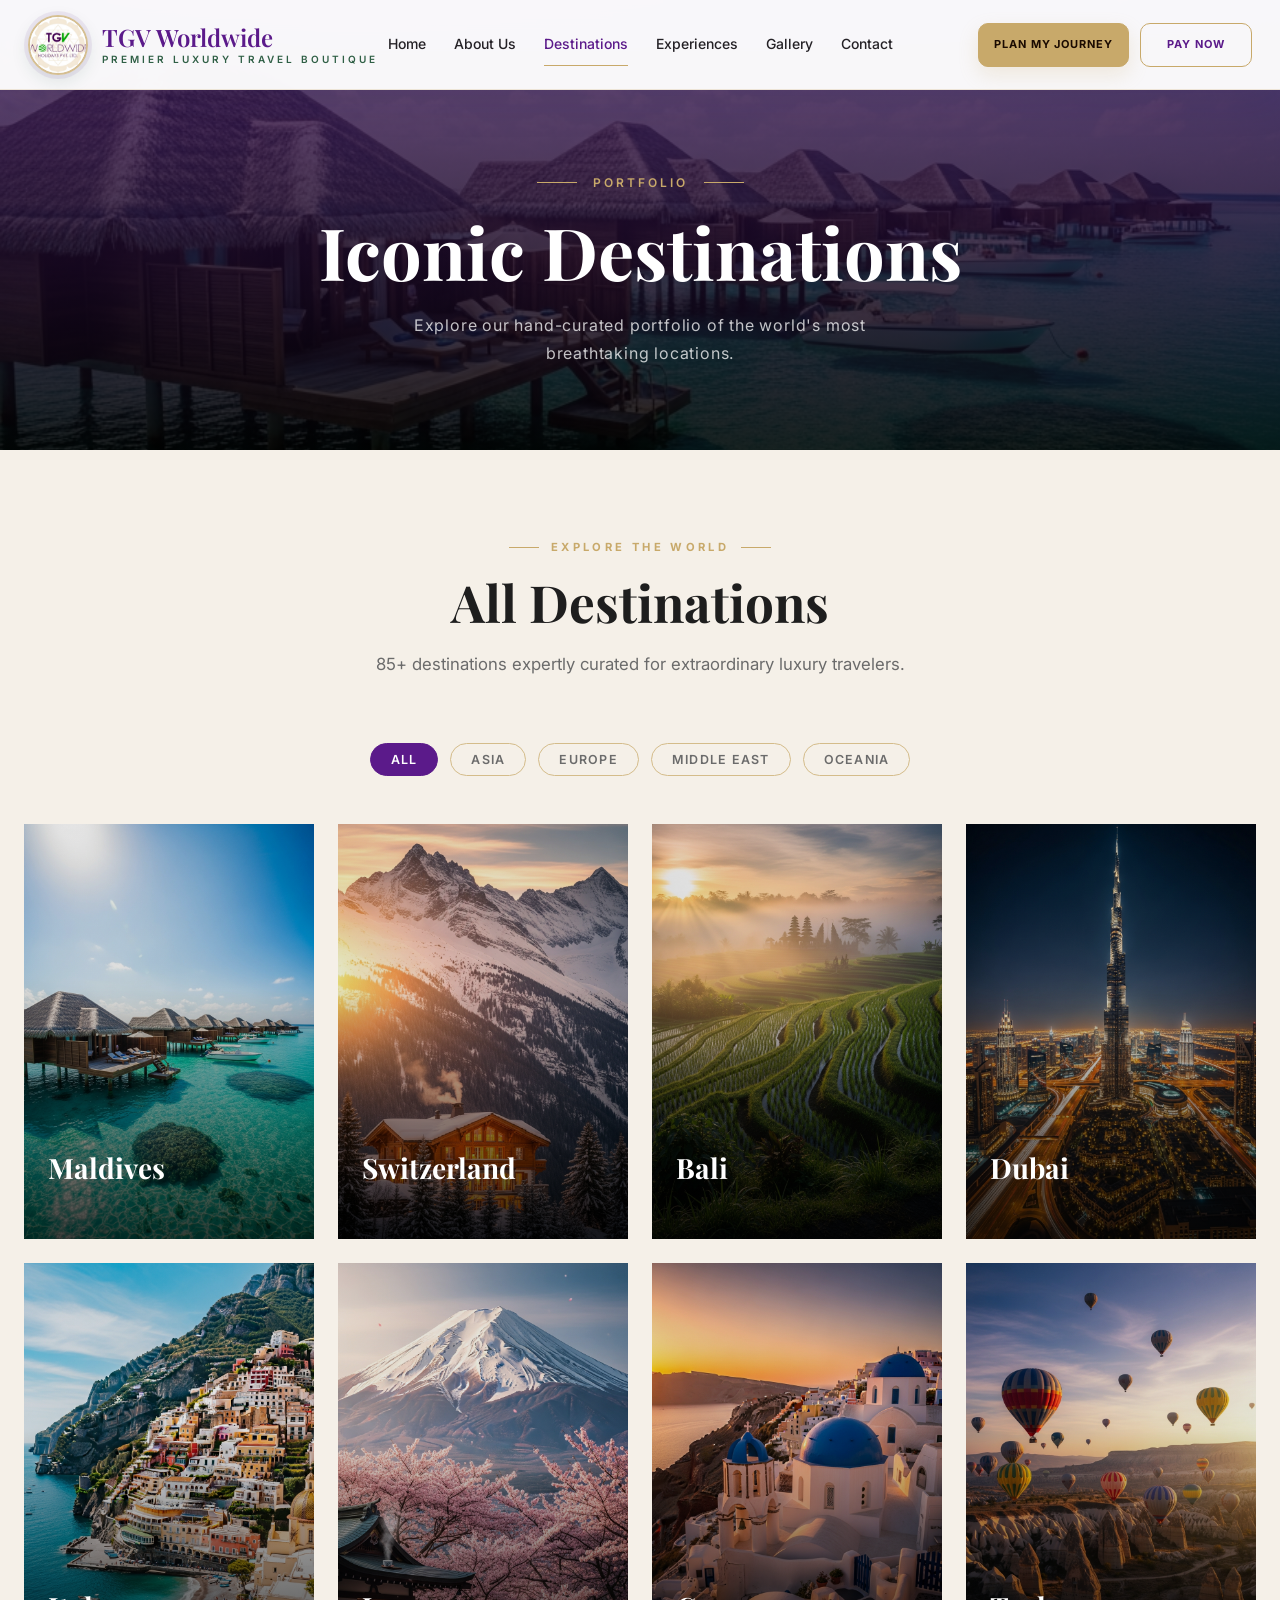
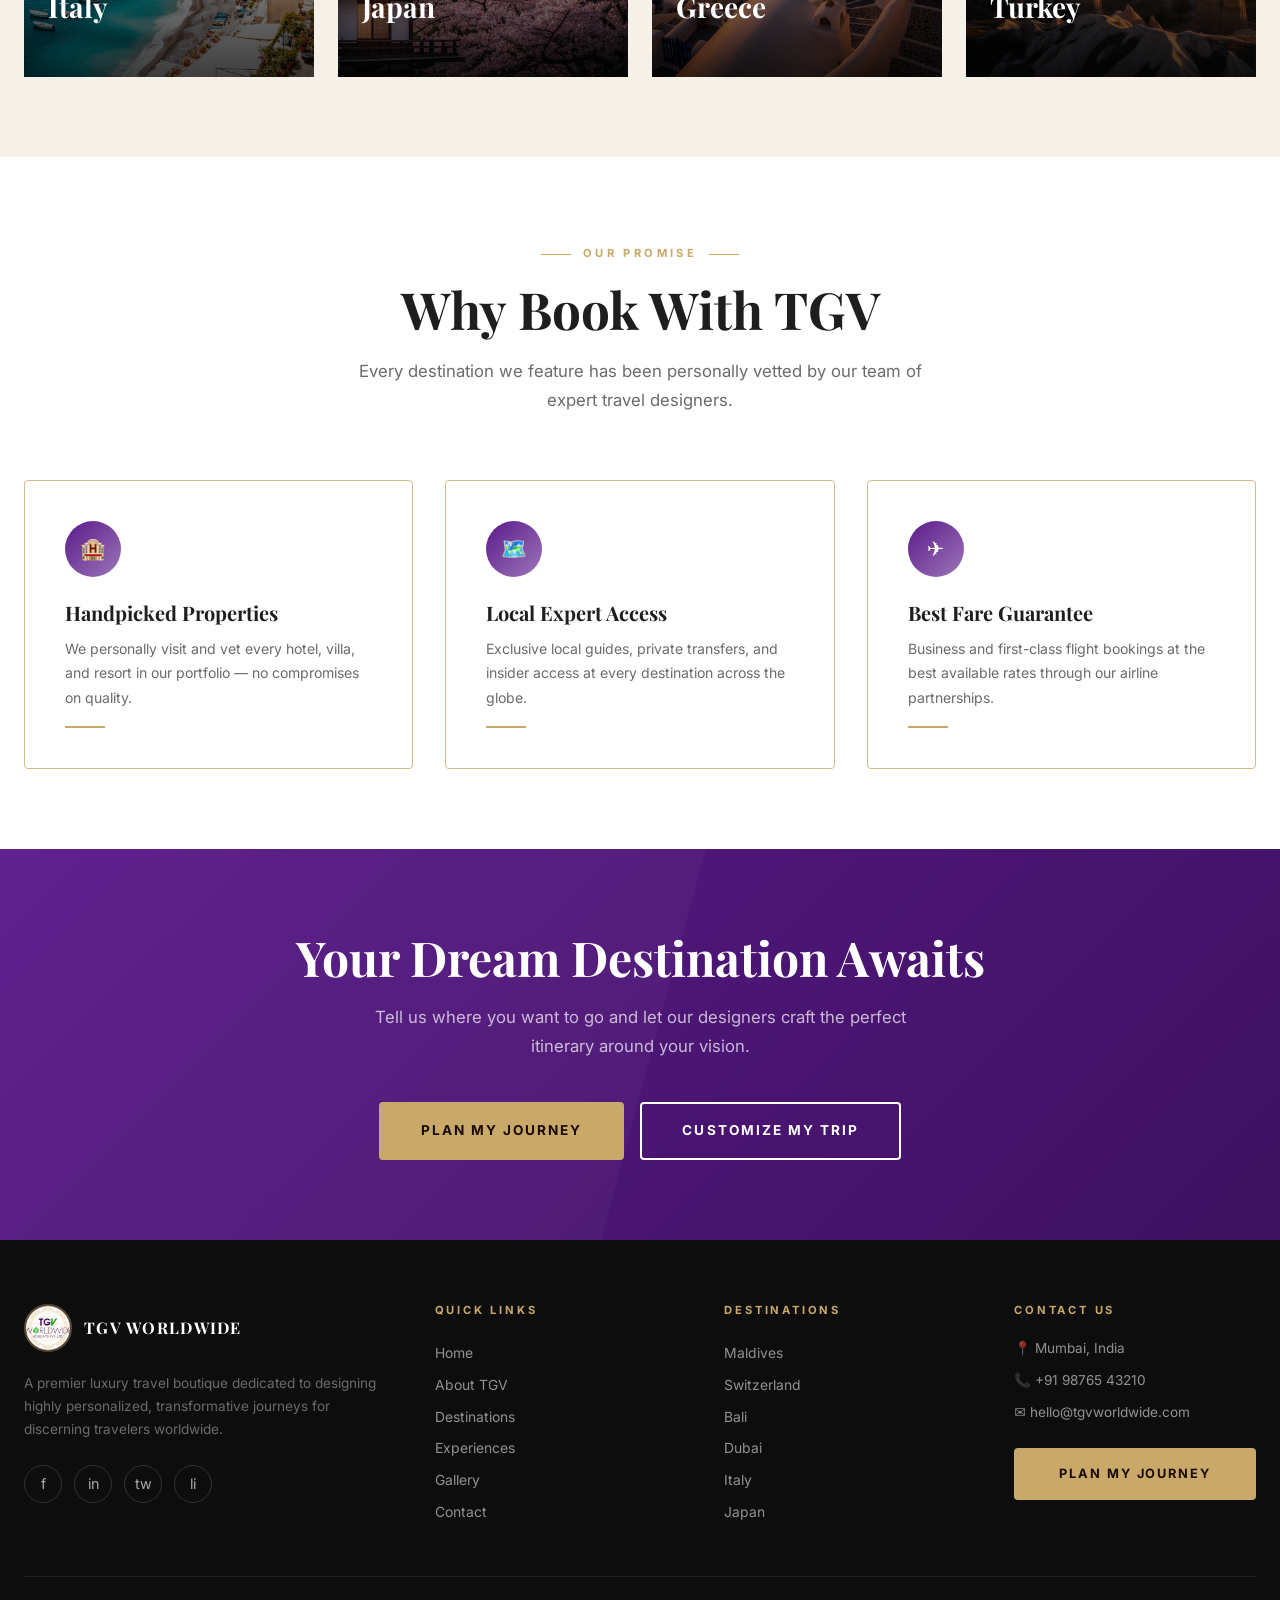
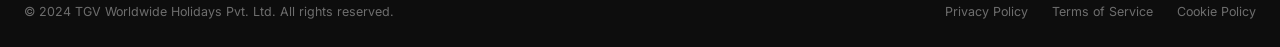
<file: destinations.html>
<!DOCTYPE html>
<html lang="en">
<head>
  <meta charset="UTF-8">
  <meta name="viewport" content="width=device-width, initial-scale=1.0">
  <title>Destinations — TGV Worldwide Holidays</title>
  <meta name="description" content="Explore TGV's curated portfolio of world-class luxury destinations — from the Maldives to Japan, Switzerland to Bali.">
  <meta name="robots" content="index, follow">
  <meta property="og:title" content="Luxury Destinations — TGV Worldwide Holidays">
  <meta property="og:description" content="Explore our curated portfolio of world-class luxury destinations.">
  <meta property="og:type" content="website">
  <meta property="og:image" content="assets/images/maldives.png">
  <meta name="twitter:card" content="summary_large_image">
  <meta name="twitter:title" content="Luxury Destinations — TGV Worldwide Holidays">
  <meta name="twitter:description" content="Explore our curated portfolio of world-class luxury destinations.">
  <link rel="icon" type="image/jpeg" href="assets/images/tgv-logo.jpeg">
  <link rel="preconnect" href="https://fonts.googleapis.com">
  <link rel="preconnect" href="https://fonts.gstatic.com" crossorigin>
  <link href="https://fonts.googleapis.com/css2?family=Playfair+Display:ital,wght@0,400;0,500;0,600;0,700;1,400;1,500&family=Inter:wght@300;400;500;600;700&display=swap" rel="stylesheet">
  <link rel="stylesheet" href="assets/css/style.css">
  <link rel="stylesheet" href="assets/css/responsive.css">
</head>
<body>

  <!-- NAVBAR -->
    <nav class="navbar solid" id="navbar" role="navigation" aria-label="Main navigation">
    <div class="navbar__inner">
      <a href="index.html" class="navbar__logo" aria-label="TGV Worldwide Holidays Home">
        <img src="assets/images/tgv-logo.jpeg" alt="TGV Logo" class="navbar__logo-img">
        <div class="navbar__logo-text">
          <span class="navbar__logo-main">TGV Worldwide</span>
          <span class="navbar__logo-sub">Premier Luxury Travel Boutique</span>
        </div>
      </a>
      <div class="navbar__links" role="menubar">
        <div class="navbar__link-group" aria-label="Site pages">
          <a href="index.html" class="navbar__link" role="menuitem">Home</a>
          <a href="about.html" class="navbar__link" role="menuitem">About Us</a>
          <a href="destinations.html" class="navbar__link active" role="menuitem">Destinations</a>
          <a href="experiences.html" class="navbar__link" role="menuitem">Experiences</a>
          <a href="gallery.html" class="navbar__link" role="menuitem">Gallery</a>
          <a href="contact.html" class="navbar__link" role="menuitem">Contact</a>
        </div>
        <div class="navbar__actions" aria-label="Primary actions">
          <a href="contact.html" class="navbar__link navbar__cta" role="menuitem">Plan My Journey</a>
          <a href="payment.html" class="navbar__link navbar__cta navbar__cta--pay" role="menuitem">Pay Now</a>
        </div>
      </div>
      <button class="navbar__hamburger" id="hamburger" aria-label="Toggle menu" aria-expanded="false" aria-controls="mobile-menu">
        <span></span><span></span><span></span>
      </button>
    </div>
  </nav>

  <!-- MOBILE MENU OVERLAY -->
  <div class="navbar__overlay" id="nav-overlay" role="presentation"></div>

  <!-- MOBILE MENU -->
  <div class="navbar__mobile-menu" id="mobile-menu" role="menu" aria-label="Mobile navigation">
    <a href="index.html" class="navbar__mobile-link" role="menuitem">Home</a>
    <a href="about.html" class="navbar__mobile-link" role="menuitem">About Us</a>
    <a href="destinations.html" class="navbar__mobile-link active" role="menuitem">Destinations</a>
    <a href="experiences.html" class="navbar__mobile-link" role="menuitem">Experiences</a>
    <a href="gallery.html" class="navbar__mobile-link" role="menuitem">Gallery</a>
    <a href="contact.html" class="navbar__mobile-link" role="menuitem">Contact</a>
    <a href="contact.html" class="navbar__mobile-cta" role="menuitem">Plan My Journey</a>
    <a href="payment.html" class="navbar__mobile-cta" role="menuitem">Pay Now</a>
  </div>

  <main id="main-content">

    <!-- PAGE HERO -->
    <section class="page-hero" aria-label="Destinations Hero">
      <img src="assets/images/maldives.png" alt="Maldives overwater villa at sunset" class="page-hero__bg">
      <div class="page-hero__overlay"></div>
      <div class="page-hero__content">
        <div class="page-hero__eyebrow">Portfolio</div>
        <h1 class="page-hero__title">Iconic Destinations</h1>
        <p class="page-hero__subtitle">Explore our hand-curated portfolio of the world's most breathtaking locations.</p>
      </div>
    </section>

    <!-- FILTER + DESTINATIONS -->
    <section class="section section--bg" aria-labelledby="destinations-heading">
      <div class="container">
        <div class="section__header">
          <span class="section__eyebrow">Explore the World</span>
          <h2 class="section__title" id="destinations-heading">All Destinations</h2>
          <p class="section__desc">85+ destinations expertly curated for extraordinary luxury travelers.</p>
        </div>

        <!-- Filter Buttons -->
        <div class="dest-filter" role="group" aria-label="Filter destinations by region">
          <button class="dest-filter__btn active" data-filter="all" id="filter-all">All</button>
          <button class="dest-filter__btn" data-filter="asia" id="filter-asia">Asia</button>
          <button class="dest-filter__btn" data-filter="europe" id="filter-europe">Europe</button>
          <button class="dest-filter__btn" data-filter="middleeast" id="filter-middleeast">Middle East</button>
          <button class="dest-filter__btn" data-filter="oceania" id="filter-oceania">Oceania</button>
        </div>

        <!-- Destinations Grid -->
        <div class="grid-4" role="list" aria-label="Destination cards">

          <div class="dest-card-wrap" data-region="asia" role="listitem">
            <a href="contact.html?destination=Maldives" class="dest-card fade-in" aria-label="Maldives — enquire now">
              <img src="assets/images/maldives.png" alt="Maldives overwater villas" class="dest-card__img">
              <div class="dest-card__overlay"></div>
              <div class="dest-card__content">
                <h3 class="dest-card__name">Maldives</h3>
                <span class="dest-card__sub">Explore →</span>
              </div>
            </a>
          </div>

          <div class="dest-card-wrap" data-region="europe" role="listitem">
            <a href="contact.html?destination=Switzerland" class="dest-card fade-in" aria-label="Switzerland — enquire now">
              <img src="assets/images/switzerland.png" alt="Switzerland alpine scenery" class="dest-card__img">
              <div class="dest-card__overlay"></div>
              <div class="dest-card__content">
                <h3 class="dest-card__name">Switzerland</h3>
                <span class="dest-card__sub">Explore →</span>
              </div>
            </a>
          </div>

          <div class="dest-card-wrap" data-region="asia" role="listitem">
            <a href="contact.html?destination=Bali" class="dest-card fade-in" aria-label="Bali — enquire now">
              <img src="assets/images/bali.png" alt="Bali tropical paradise" class="dest-card__img">
              <div class="dest-card__overlay"></div>
              <div class="dest-card__content">
                <h3 class="dest-card__name">Bali</h3>
                <span class="dest-card__sub">Explore →</span>
              </div>
            </a>
          </div>

          <div class="dest-card-wrap" data-region="middleeast" role="listitem">
            <a href="contact.html?destination=Dubai" class="dest-card fade-in" aria-label="Dubai — enquire now">
              <img src="assets/images/dubai.png" alt="Dubai skyline and architecture" class="dest-card__img">
              <div class="dest-card__overlay"></div>
              <div class="dest-card__content">
                <h3 class="dest-card__name">Dubai</h3>
                <span class="dest-card__sub">Explore →</span>
              </div>
            </a>
          </div>

          <div class="dest-card-wrap" data-region="europe" role="listitem">
            <a href="contact.html?destination=Italy" class="dest-card fade-in" aria-label="Italy — enquire now">
              <img src="assets/images/italy.png" alt="Italy Amalfi coast and countryside" class="dest-card__img">
              <div class="dest-card__overlay"></div>
              <div class="dest-card__content">
                <h3 class="dest-card__name">Italy</h3>
                <span class="dest-card__sub">Explore →</span>
              </div>
            </a>
          </div>

          <div class="dest-card-wrap" data-region="asia" role="listitem">
            <a href="contact.html?destination=Japan" class="dest-card fade-in" aria-label="Japan — enquire now">
              <img src="assets/images/japan.png" alt="Japan cherry blossom and temples" class="dest-card__img">
              <div class="dest-card__overlay"></div>
              <div class="dest-card__content">
                <h3 class="dest-card__name">Japan</h3>
                <span class="dest-card__sub">Explore →</span>
              </div>
            </a>
          </div>

          <div class="dest-card-wrap" data-region="europe" role="listitem">
            <a href="contact.html?destination=Greece" class="dest-card fade-in" aria-label="Greece — enquire now">
              <img src="assets/images/greece.png" alt="Greece Santorini blue domes" class="dest-card__img">
              <div class="dest-card__overlay"></div>
              <div class="dest-card__content">
                <h3 class="dest-card__name">Greece</h3>
                <span class="dest-card__sub">Explore →</span>
              </div>
            </a>
          </div>

          <div class="dest-card-wrap" data-region="middleeast" role="listitem">
            <a href="contact.html?destination=Turkey" class="dest-card fade-in" aria-label="Turkey — enquire now">
              <img src="assets/images/turkey.png" alt="Turkey Cappadocia hot air balloons" class="dest-card__img">
              <div class="dest-card__overlay"></div>
              <div class="dest-card__content">
                <h3 class="dest-card__name">Turkey</h3>
                <span class="dest-card__sub">Explore →</span>
              </div>
            </a>
          </div>

        </div>
      </div>
    </section>

    <!-- WHY TRAVEL WITH TGV -->
    <section class="section section--card" aria-labelledby="why-heading">
      <div class="container">
        <div class="section__header">
          <span class="section__eyebrow">Our Promise</span>
          <h2 class="section__title" id="why-heading">Why Book With TGV</h2>
          <p class="section__desc">Every destination we feature has been personally vetted by our team of expert travel designers.</p>
        </div>
        <div class="grid-3">
          <div class="feature-card fade-in">
            <div class="feature-card__icon">🏨</div>
            <h3 class="feature-card__title">Handpicked Properties</h3>
            <p style="font-size:0.88rem;">We personally visit and vet every hotel, villa, and resort in our portfolio — no compromises on quality.</p>
            <div class="feature-card__line"></div>
          </div>
          <div class="feature-card fade-in">
            <div class="feature-card__icon">🗺️</div>
            <h3 class="feature-card__title">Local Expert Access</h3>
            <p style="font-size:0.88rem;">Exclusive local guides, private transfers, and insider access at every destination across the globe.</p>
            <div class="feature-card__line"></div>
          </div>
          <div class="feature-card fade-in">
            <div class="feature-card__icon">✈️</div>
            <h3 class="feature-card__title">Best Fare Guarantee</h3>
            <p style="font-size:0.88rem;">Business and first-class flight bookings at the best available rates through our airline partnerships.</p>
            <div class="feature-card__line"></div>
          </div>
        </div>
      </div>
    </section>

    <!-- CTA BANNER -->
    <section class="cta-banner" aria-label="Call to action">
      <div class="container" style="position:relative; z-index:1;">
        <h2 class="cta-banner__title">Your Dream Destination Awaits</h2>
        <p class="cta-banner__text">Tell us where you want to go and let our designers craft the perfect itinerary around your vision.</p>
        <div class="cta-banner__actions">
          <a href="contact.html" class="btn btn--secondary btn--lg">Plan My Journey</a>
          <a href="customize-journey.html" class="btn btn--outline btn--lg">Customize My Trip</a>
        </div>
      </div>
    </section>

  </main>

  <!-- FOOTER -->
  <footer class="footer" role="contentinfo">
    <div class="container">
      <div class="footer__grid">
        <div>
          <div class="footer__brand">
            <img src="assets/images/tgv-logo.jpeg" alt="TGV Logo" class="footer__logo">
            <span class="footer__brand-text">TGV Worldwide</span>
          </div>
          <p class="footer__tagline">A premier luxury travel boutique dedicated to designing highly personalized, transformative journeys for discerning travelers worldwide.</p>
          <div class="footer__social" role="list" aria-label="Social media links">
            <a href="#" class="footer__social-link" role="listitem" aria-label="Facebook">f</a>
            <a href="#" class="footer__social-link" role="listitem" aria-label="Instagram">in</a>
            <a href="#" class="footer__social-link" role="listitem" aria-label="Twitter">tw</a>
            <a href="#" class="footer__social-link" role="listitem" aria-label="LinkedIn">li</a>
          </div>
        </div>
        <div>
          <h4 class="footer__heading">Quick Links</h4>
          <a href="index.html" class="footer__link">Home</a>
          <a href="about.html" class="footer__link">About TGV</a>
          <a href="destinations.html" class="footer__link">Destinations</a>
          <a href="experiences.html" class="footer__link">Experiences</a>
          <a href="gallery.html" class="footer__link">Gallery</a>
          <a href="contact.html" class="footer__link">Contact</a>
        </div>
        <div>
          <h4 class="footer__heading">Destinations</h4>
          <a href="destinations.html" class="footer__link">Maldives</a>
          <a href="destinations.html" class="footer__link">Switzerland</a>
          <a href="destinations.html" class="footer__link">Bali</a>
          <a href="destinations.html" class="footer__link">Dubai</a>
          <a href="destinations.html" class="footer__link">Italy</a>
          <a href="destinations.html" class="footer__link">Japan</a>
        </div>
        <div>
          <h4 class="footer__heading">Contact Us</h4>
          <p style="font-size:0.85rem; margin-bottom:0.5rem; color:rgba(255,255,255,0.55);">📍 Mumbai, India</p>
          <p style="font-size:0.85rem; margin-bottom:0.5rem; color:rgba(255,255,255,0.55);">📞 +91 98765 43210</p>
          <p style="font-size:0.85rem; margin-bottom:1.5rem; color:rgba(255,255,255,0.55);">✉ hello@tgvworldwide.com</p>
          <a href="contact.html" class="btn btn--secondary" style="width:100%; text-align:center;">Plan My Journey</a>
        </div>
      </div>
      <div class="footer__bottom">
        <p class="footer__copyright">© 2024 TGV Worldwide Holidays Pvt. Ltd. All rights reserved.</p>
        <div class="footer__bottom-links">
          <a href="#" class="footer__bottom-link">Privacy Policy</a>
          <a href="#" class="footer__bottom-link">Terms of Service</a>
          <a href="#" class="footer__bottom-link">Cookie Policy</a>
        </div>
      </div>
    </div>
  </footer>

  <!-- SCROLL TO TOP -->
  <button class="scroll-top" id="scroll-top" aria-label="Scroll to top" title="Back to top">↑</button>

  <script src="assets/js/main.js"></script>
</body>
</html>
</file>
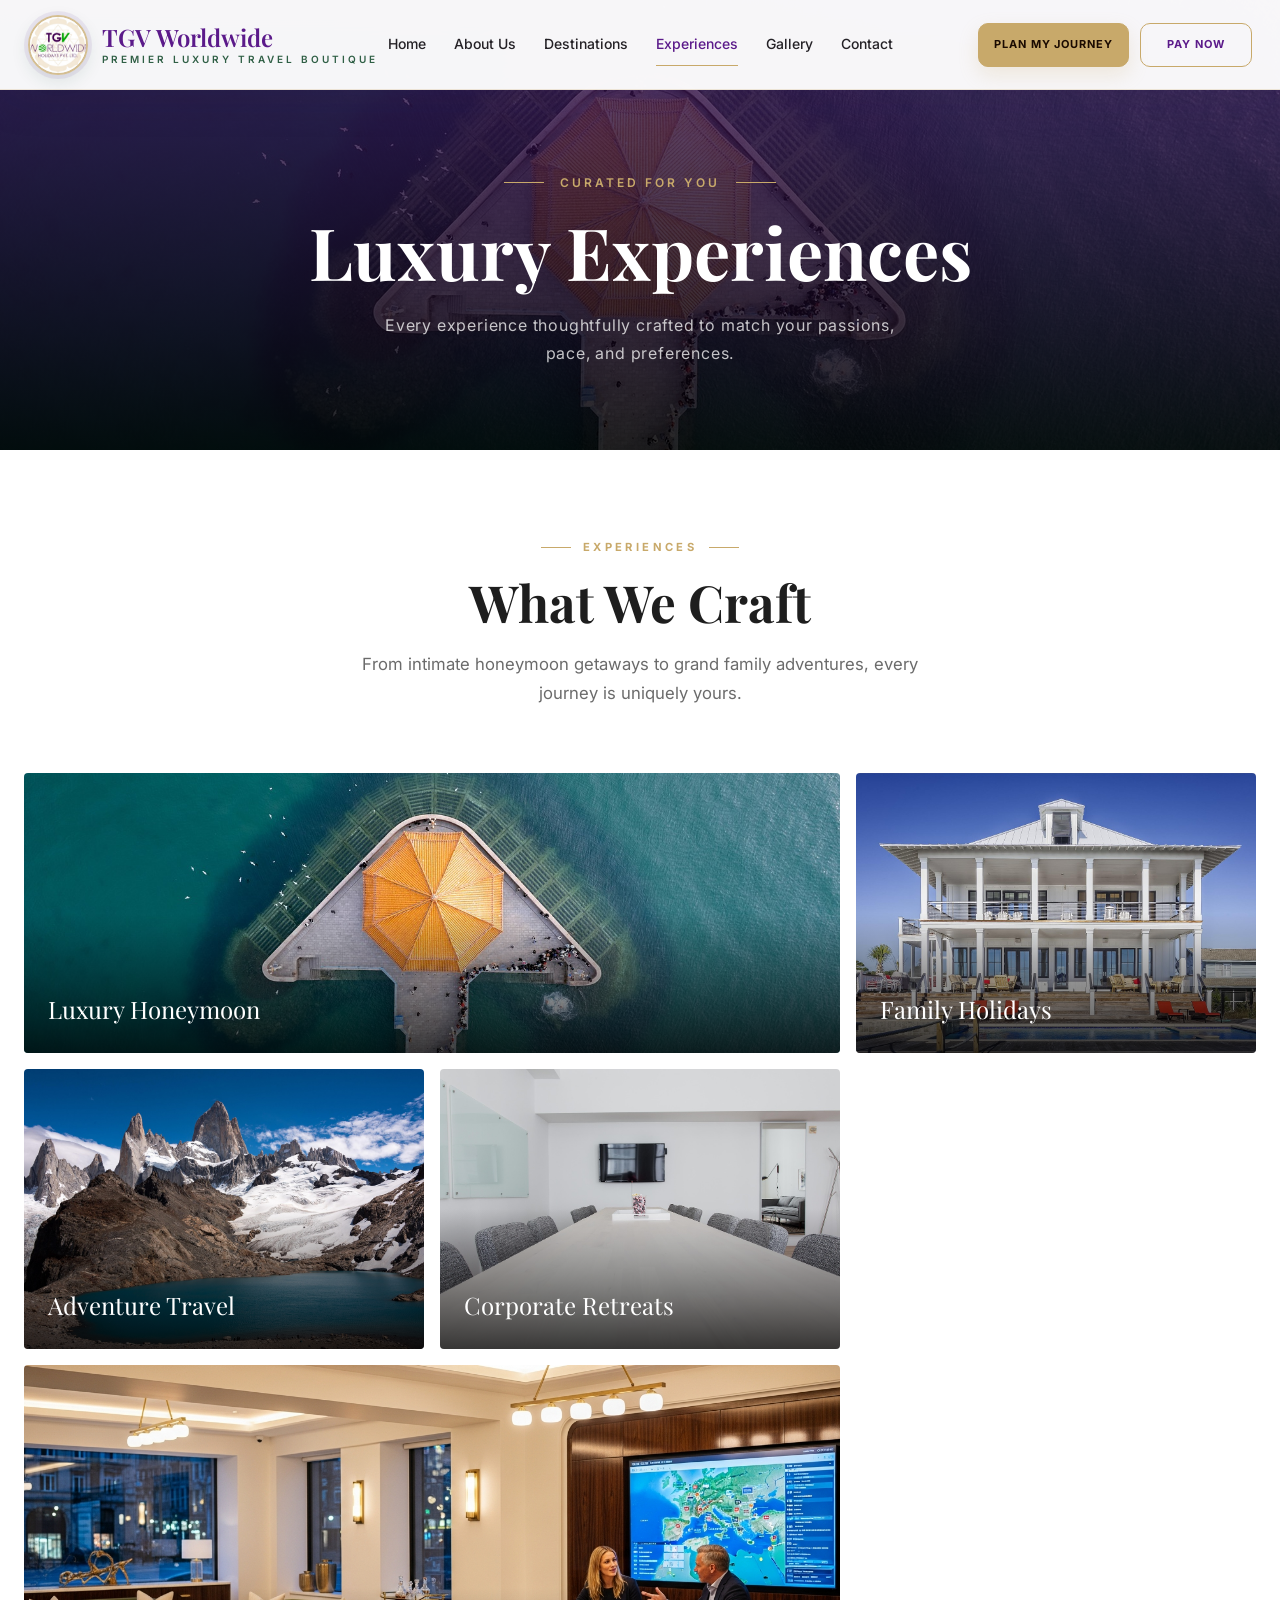
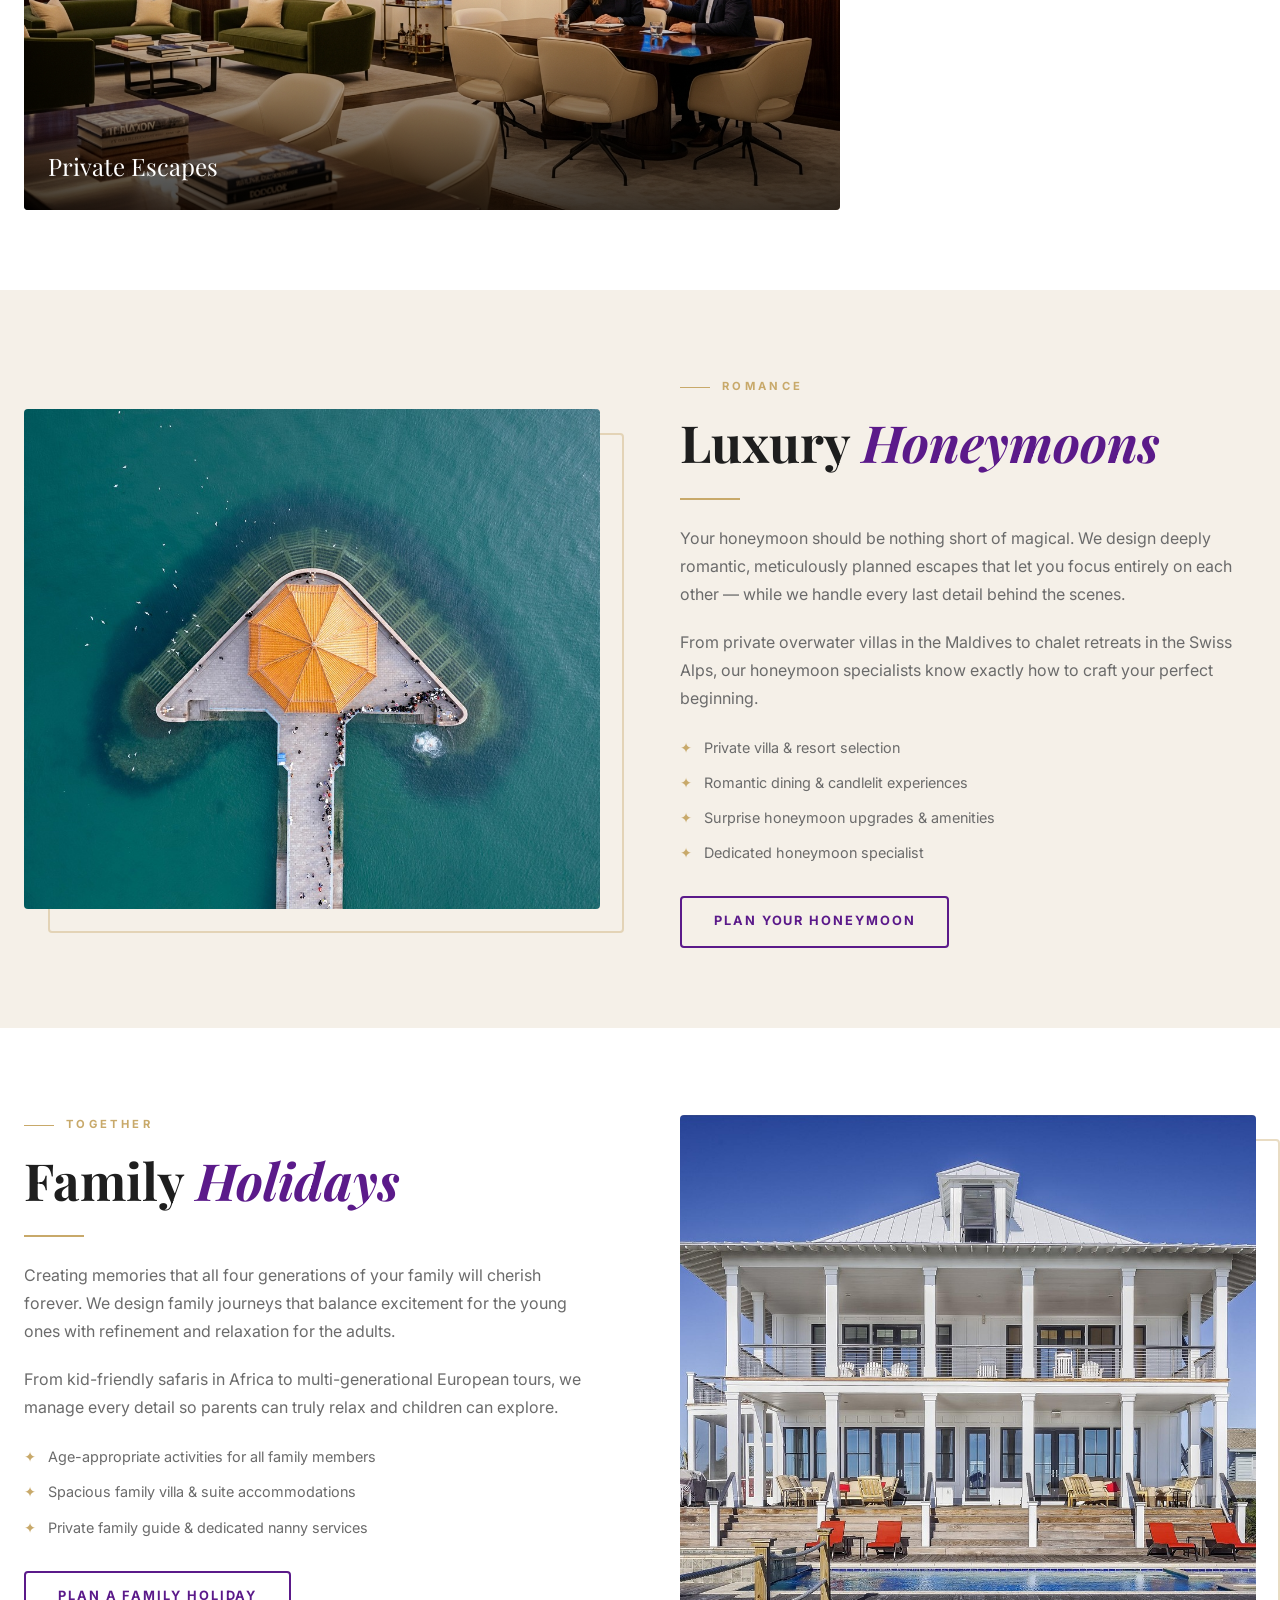
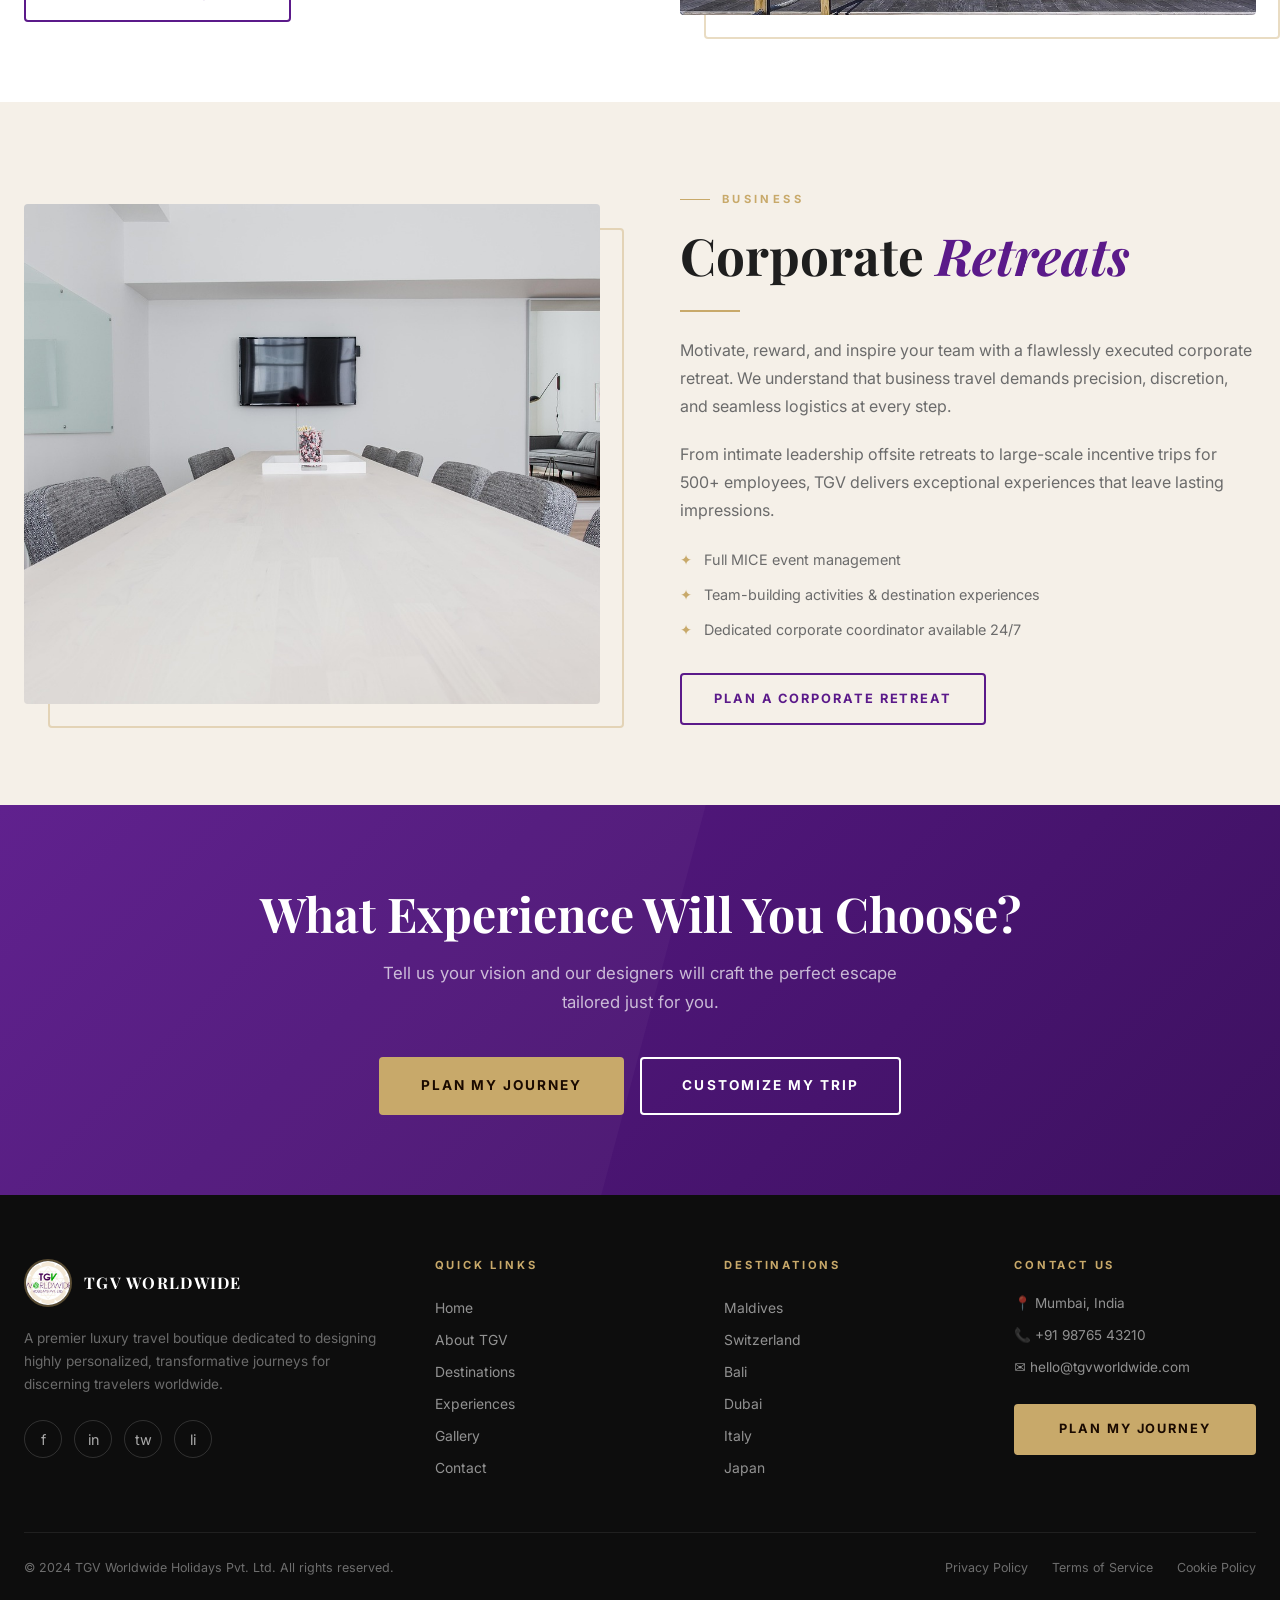
<file: experiences.html>
<!DOCTYPE html>
<html lang="en">
<head>
  <meta charset="UTF-8">
  <meta name="viewport" content="width=device-width, initial-scale=1.0">
  <title>Experiences — TGV Worldwide Holidays</title>
  <meta name="description" content="Discover TGV's curated luxury travel experiences — from honeymoon escapes and family holidays to adventure travel and corporate retreats.">
  <meta name="robots" content="index, follow">
  <meta property="og:title" content="Luxury Experiences — TGV Worldwide Holidays">
  <meta property="og:description" content="Honeymoon escapes, family holidays, adventure travel, and corporate retreats — all crafted to perfection.">
  <meta property="og:type" content="website">
  <meta property="og:image" content="assets/images/honeymoon.jpg">
  <meta name="twitter:card" content="summary_large_image">
  <meta name="twitter:title" content="Luxury Experiences — TGV Worldwide Holidays">
  <meta name="twitter:description" content="Curated luxury experiences for every kind of traveler.">
  <link rel="icon" type="image/jpeg" href="assets/images/tgv-logo.jpeg">
  <link rel="preconnect" href="https://fonts.googleapis.com">
  <link rel="preconnect" href="https://fonts.gstatic.com" crossorigin>
  <link href="https://fonts.googleapis.com/css2?family=Playfair+Display:ital,wght@0,400;0,500;0,600;0,700;1,400;1,500&family=Inter:wght@300;400;500;600;700&display=swap" rel="stylesheet">
  <link rel="stylesheet" href="assets/css/style.css">
  <link rel="stylesheet" href="assets/css/responsive.css">
</head>
<body>

  <!-- NAVBAR -->
    <nav class="navbar solid" id="navbar" role="navigation" aria-label="Main navigation">
    <div class="navbar__inner">
      <a href="index.html" class="navbar__logo" aria-label="TGV Worldwide Holidays Home">
        <img src="assets/images/tgv-logo.jpeg" alt="TGV Logo" class="navbar__logo-img">
        <div class="navbar__logo-text">
          <span class="navbar__logo-main">TGV Worldwide</span>
          <span class="navbar__logo-sub">Premier Luxury Travel Boutique</span>
        </div>
      </a>
      <div class="navbar__links" role="menubar">
        <div class="navbar__link-group" aria-label="Site pages">
          <a href="index.html" class="navbar__link" role="menuitem">Home</a>
          <a href="about.html" class="navbar__link" role="menuitem">About Us</a>
          <a href="destinations.html" class="navbar__link" role="menuitem">Destinations</a>
          <a href="experiences.html" class="navbar__link active" role="menuitem">Experiences</a>
          <a href="gallery.html" class="navbar__link" role="menuitem">Gallery</a>
          <a href="contact.html" class="navbar__link" role="menuitem">Contact</a>
        </div>
        <div class="navbar__actions" aria-label="Primary actions">
          <a href="contact.html" class="navbar__link navbar__cta" role="menuitem">Plan My Journey</a>
          <a href="payment.html" class="navbar__link navbar__cta navbar__cta--pay" role="menuitem">Pay Now</a>
        </div>
      </div>
      <button class="navbar__hamburger" id="hamburger" aria-label="Toggle menu" aria-expanded="false" aria-controls="mobile-menu">
        <span></span><span></span><span></span>
      </button>
    </div>
  </nav>

  <!-- MOBILE MENU OVERLAY -->
  <div class="navbar__overlay" id="nav-overlay" role="presentation"></div>

  <!-- MOBILE MENU -->
  <div class="navbar__mobile-menu" id="mobile-menu" role="menu" aria-label="Mobile navigation">
    <a href="index.html" class="navbar__mobile-link" role="menuitem">Home</a>
    <a href="about.html" class="navbar__mobile-link" role="menuitem">About Us</a>
    <a href="destinations.html" class="navbar__mobile-link" role="menuitem">Destinations</a>
    <a href="experiences.html" class="navbar__mobile-link active" role="menuitem">Experiences</a>
    <a href="gallery.html" class="navbar__mobile-link" role="menuitem">Gallery</a>
    <a href="contact.html" class="navbar__mobile-link" role="menuitem">Contact</a>
    <a href="contact.html" class="navbar__mobile-cta" role="menuitem">Plan My Journey</a>
    <a href="payment.html" class="navbar__mobile-cta" role="menuitem">Pay Now</a>
  </div>

  <main id="main-content">

    <!-- PAGE HERO -->
    <section class="page-hero" aria-label="Experiences Hero">
      <img src="assets/images/honeymoon.jpg" alt="Luxury honeymoon experience" class="page-hero__bg">
      <div class="page-hero__overlay"></div>
      <div class="page-hero__content">
        <div class="page-hero__eyebrow">Curated For You</div>
        <h1 class="page-hero__title">Luxury Experiences</h1>
        <p class="page-hero__subtitle">Every experience thoughtfully crafted to match your passions, pace, and preferences.</p>
      </div>
    </section>

    <!-- MOSAIC EXPERIENCE GRID -->
    <section class="section section--card" aria-labelledby="exp-heading">
      <div class="container">
        <div class="section__header">
          <span class="section__eyebrow">Experiences</span>
          <h2 class="section__title" id="exp-heading">What We Craft</h2>
          <p class="section__desc">From intimate honeymoon getaways to grand family adventures, every journey is uniquely yours.</p>
        </div>
        <div class="experience-grid">
          <div class="exp-item exp-item--large fade-in">
            <img src="assets/images/honeymoon.jpg" alt="Luxury Honeymoon Escape" class="exp-item__img">
            <div class="exp-item__overlay"></div>
            <div class="exp-item__label">Luxury Honeymoon</div>
          </div>
          <div class="exp-item fade-in">
            <img src="assets/images/family.jpg" alt="Family Holiday" class="exp-item__img">
            <div class="exp-item__overlay"></div>
            <div class="exp-item__label">Family Holidays</div>
          </div>
          <div class="exp-item fade-in">
            <img src="assets/images/adventure.jpg" alt="Adventure Travel" class="exp-item__img">
            <div class="exp-item__overlay"></div>
            <div class="exp-item__label">Adventure Travel</div>
          </div>
          <div class="exp-item fade-in">
            <img src="assets/images/corporate.jpg" alt="Corporate Retreat" class="exp-item__img">
            <div class="exp-item__overlay"></div>
            <div class="exp-item__label">Corporate Retreats</div>
          </div>
          <div class="exp-item exp-item--large fade-in">
            <img src="assets/images/interior.png" alt="Private Luxury Escapes" class="exp-item__img">
            <div class="exp-item__overlay"></div>
            <div class="exp-item__label">Private Escapes</div>
          </div>
        </div>
      </div>
    </section>

    <!-- EXPERIENCE DETAIL — HONEYMOON -->
    <section class="section section--bg" aria-labelledby="honeymoon-heading">
      <div class="container">
        <div class="about-split">
          <div class="about-img-wrapper fade-in">
            <img src="assets/images/honeymoon.jpg" alt="Luxury honeymoon overwater villa">
          </div>
          <div class="fade-in">
            <span class="about-content__eyebrow">Romance</span>
            <h2 class="about-content__title" id="honeymoon-heading">Luxury <em style="color:var(--color-primary);">Honeymoons</em></h2>
            <div class="divider"></div>
            <p class="about-content__text">Your honeymoon should be nothing short of magical. We design deeply romantic, meticulously planned escapes that let you focus entirely on each other — while we handle every last detail behind the scenes.</p>
            <p class="about-content__text">From private overwater villas in the Maldives to chalet retreats in the Swiss Alps, our honeymoon specialists know exactly how to craft your perfect beginning.</p>
            <ul style="list-style:none; margin-top:1.5rem;">
              <li style="display:flex; gap:0.75rem; align-items:flex-start; margin-bottom:0.75rem; font-size:0.9rem; color:var(--color-muted);">
                <span style="color:var(--color-secondary); font-weight:700; flex-shrink:0;">✦</span>
                Private villa & resort selection
              </li>
              <li style="display:flex; gap:0.75rem; align-items:flex-start; margin-bottom:0.75rem; font-size:0.9rem; color:var(--color-muted);">
                <span style="color:var(--color-secondary); font-weight:700; flex-shrink:0;">✦</span>
                Romantic dining & candlelit experiences
              </li>
              <li style="display:flex; gap:0.75rem; align-items:flex-start; margin-bottom:0.75rem; font-size:0.9rem; color:var(--color-muted);">
                <span style="color:var(--color-secondary); font-weight:700; flex-shrink:0;">✦</span>
                Surprise honeymoon upgrades & amenities
              </li>
              <li style="display:flex; gap:0.75rem; align-items:flex-start; font-size:0.9rem; color:var(--color-muted);">
                <span style="color:var(--color-secondary); font-weight:700; flex-shrink:0;">✦</span>
                Dedicated honeymoon specialist
              </li>
            </ul>
            <div style="margin-top:2rem;">
              <a href="contact.html?type=honeymoon" class="btn btn--outline-dark">Plan Your Honeymoon</a>
            </div>
          </div>
        </div>
      </div>
    </section>

    <!-- EXPERIENCE DETAIL — FAMILY -->
    <section class="section section--card" aria-labelledby="family-heading">
      <div class="container">
        <div class="about-split about-split--reverse">
          <div class="about-img-wrapper fade-in">
            <img src="assets/images/family.jpg" alt="Family holiday adventure">
          </div>
          <div class="fade-in">
            <span class="about-content__eyebrow">Together</span>
            <h2 class="about-content__title" id="family-heading">Family <em style="color:var(--color-primary);">Holidays</em></h2>
            <div class="divider"></div>
            <p class="about-content__text">Creating memories that all four generations of your family will cherish forever. We design family journeys that balance excitement for the young ones with refinement and relaxation for the adults.</p>
            <p class="about-content__text">From kid-friendly safaris in Africa to multi-generational European tours, we manage every detail so parents can truly relax and children can explore.</p>
            <ul style="list-style:none; margin-top:1.5rem;">
              <li style="display:flex; gap:0.75rem; align-items:flex-start; margin-bottom:0.75rem; font-size:0.9rem; color:var(--color-muted);">
                <span style="color:var(--color-secondary); font-weight:700; flex-shrink:0;">✦</span>
                Age-appropriate activities for all family members
              </li>
              <li style="display:flex; gap:0.75rem; align-items:flex-start; margin-bottom:0.75rem; font-size:0.9rem; color:var(--color-muted);">
                <span style="color:var(--color-secondary); font-weight:700; flex-shrink:0;">✦</span>
                Spacious family villa & suite accommodations
              </li>
              <li style="display:flex; gap:0.75rem; align-items:flex-start; font-size:0.9rem; color:var(--color-muted);">
                <span style="color:var(--color-secondary); font-weight:700; flex-shrink:0;">✦</span>
                Private family guide & dedicated nanny services
              </li>
            </ul>
            <div style="margin-top:2rem;">
              <a href="contact.html?type=family" class="btn btn--outline-dark">Plan a Family Holiday</a>
            </div>
          </div>
        </div>
      </div>
    </section>

    <!-- EXPERIENCE DETAIL — CORPORATE -->
    <section class="section section--bg" aria-labelledby="corporate-heading">
      <div class="container">
        <div class="about-split">
          <div class="about-img-wrapper fade-in">
            <img src="assets/images/corporate.jpg" alt="Corporate retreat at a luxury resort">
          </div>
          <div class="fade-in">
            <span class="about-content__eyebrow">Business</span>
            <h2 class="about-content__title" id="corporate-heading">Corporate <em style="color:var(--color-primary);">Retreats</em></h2>
            <div class="divider"></div>
            <p class="about-content__text">Motivate, reward, and inspire your team with a flawlessly executed corporate retreat. We understand that business travel demands precision, discretion, and seamless logistics at every step.</p>
            <p class="about-content__text">From intimate leadership offsite retreats to large-scale incentive trips for 500+ employees, TGV delivers exceptional experiences that leave lasting impressions.</p>
            <ul style="list-style:none; margin-top:1.5rem;">
              <li style="display:flex; gap:0.75rem; align-items:flex-start; margin-bottom:0.75rem; font-size:0.9rem; color:var(--color-muted);">
                <span style="color:var(--color-secondary); font-weight:700; flex-shrink:0;">✦</span>
                Full MICE event management
              </li>
              <li style="display:flex; gap:0.75rem; align-items:flex-start; margin-bottom:0.75rem; font-size:0.9rem; color:var(--color-muted);">
                <span style="color:var(--color-secondary); font-weight:700; flex-shrink:0;">✦</span>
                Team-building activities & destination experiences
              </li>
              <li style="display:flex; gap:0.75rem; align-items:flex-start; font-size:0.9rem; color:var(--color-muted);">
                <span style="color:var(--color-secondary); font-weight:700; flex-shrink:0;">✦</span>
                Dedicated corporate coordinator available 24/7
              </li>
            </ul>
            <div style="margin-top:2rem;">
              <a href="contact.html?type=corporate" class="btn btn--outline-dark">Plan a Corporate Retreat</a>
            </div>
          </div>
        </div>
      </div>
    </section>

    <!-- CTA BANNER -->
    <section class="cta-banner" aria-label="Call to action">
      <div class="container" style="position:relative; z-index:1;">
        <h2 class="cta-banner__title">What Experience Will You Choose?</h2>
        <p class="cta-banner__text">Tell us your vision and our designers will craft the perfect escape tailored just for you.</p>
        <div class="cta-banner__actions">
          <a href="contact.html" class="btn btn--secondary btn--lg">Plan My Journey</a>
          <a href="customize-journey.html" class="btn btn--outline btn--lg">Customize My Trip</a>
        </div>
      </div>
    </section>

  </main>

  <!-- FOOTER -->
  <footer class="footer" role="contentinfo">
    <div class="container">
      <div class="footer__grid">
        <div>
          <div class="footer__brand">
            <img src="assets/images/tgv-logo.jpeg" alt="TGV Logo" class="footer__logo">
            <span class="footer__brand-text">TGV Worldwide</span>
          </div>
          <p class="footer__tagline">A premier luxury travel boutique dedicated to designing highly personalized, transformative journeys for discerning travelers worldwide.</p>
          <div class="footer__social" role="list" aria-label="Social media links">
            <a href="#" class="footer__social-link" role="listitem" aria-label="Facebook">f</a>
            <a href="#" class="footer__social-link" role="listitem" aria-label="Instagram">in</a>
            <a href="#" class="footer__social-link" role="listitem" aria-label="Twitter">tw</a>
            <a href="#" class="footer__social-link" role="listitem" aria-label="LinkedIn">li</a>
          </div>
        </div>
        <div>
          <h4 class="footer__heading">Quick Links</h4>
          <a href="index.html" class="footer__link">Home</a>
          <a href="about.html" class="footer__link">About TGV</a>
          <a href="destinations.html" class="footer__link">Destinations</a>
          <a href="experiences.html" class="footer__link">Experiences</a>
          <a href="gallery.html" class="footer__link">Gallery</a>
          <a href="contact.html" class="footer__link">Contact</a>
        </div>
        <div>
          <h4 class="footer__heading">Destinations</h4>
          <a href="destinations.html" class="footer__link">Maldives</a>
          <a href="destinations.html" class="footer__link">Switzerland</a>
          <a href="destinations.html" class="footer__link">Bali</a>
          <a href="destinations.html" class="footer__link">Dubai</a>
          <a href="destinations.html" class="footer__link">Italy</a>
          <a href="destinations.html" class="footer__link">Japan</a>
        </div>
        <div>
          <h4 class="footer__heading">Contact Us</h4>
          <p style="font-size:0.85rem; margin-bottom:0.5rem; color:rgba(255,255,255,0.55);">📍 Mumbai, India</p>
          <p style="font-size:0.85rem; margin-bottom:0.5rem; color:rgba(255,255,255,0.55);">📞 +91 98765 43210</p>
          <p style="font-size:0.85rem; margin-bottom:1.5rem; color:rgba(255,255,255,0.55);">✉ hello@tgvworldwide.com</p>
          <a href="contact.html" class="btn btn--secondary" style="width:100%; text-align:center;">Plan My Journey</a>
        </div>
      </div>
      <div class="footer__bottom">
        <p class="footer__copyright">© 2024 TGV Worldwide Holidays Pvt. Ltd. All rights reserved.</p>
        <div class="footer__bottom-links">
          <a href="#" class="footer__bottom-link">Privacy Policy</a>
          <a href="#" class="footer__bottom-link">Terms of Service</a>
          <a href="#" class="footer__bottom-link">Cookie Policy</a>
        </div>
      </div>
    </div>
  </footer>

  <!-- SCROLL TO TOP -->
  <button class="scroll-top" id="scroll-top" aria-label="Scroll to top" title="Back to top">↑</button>

  <script src="assets/js/main.js"></script>
</body>
</html>
</file>
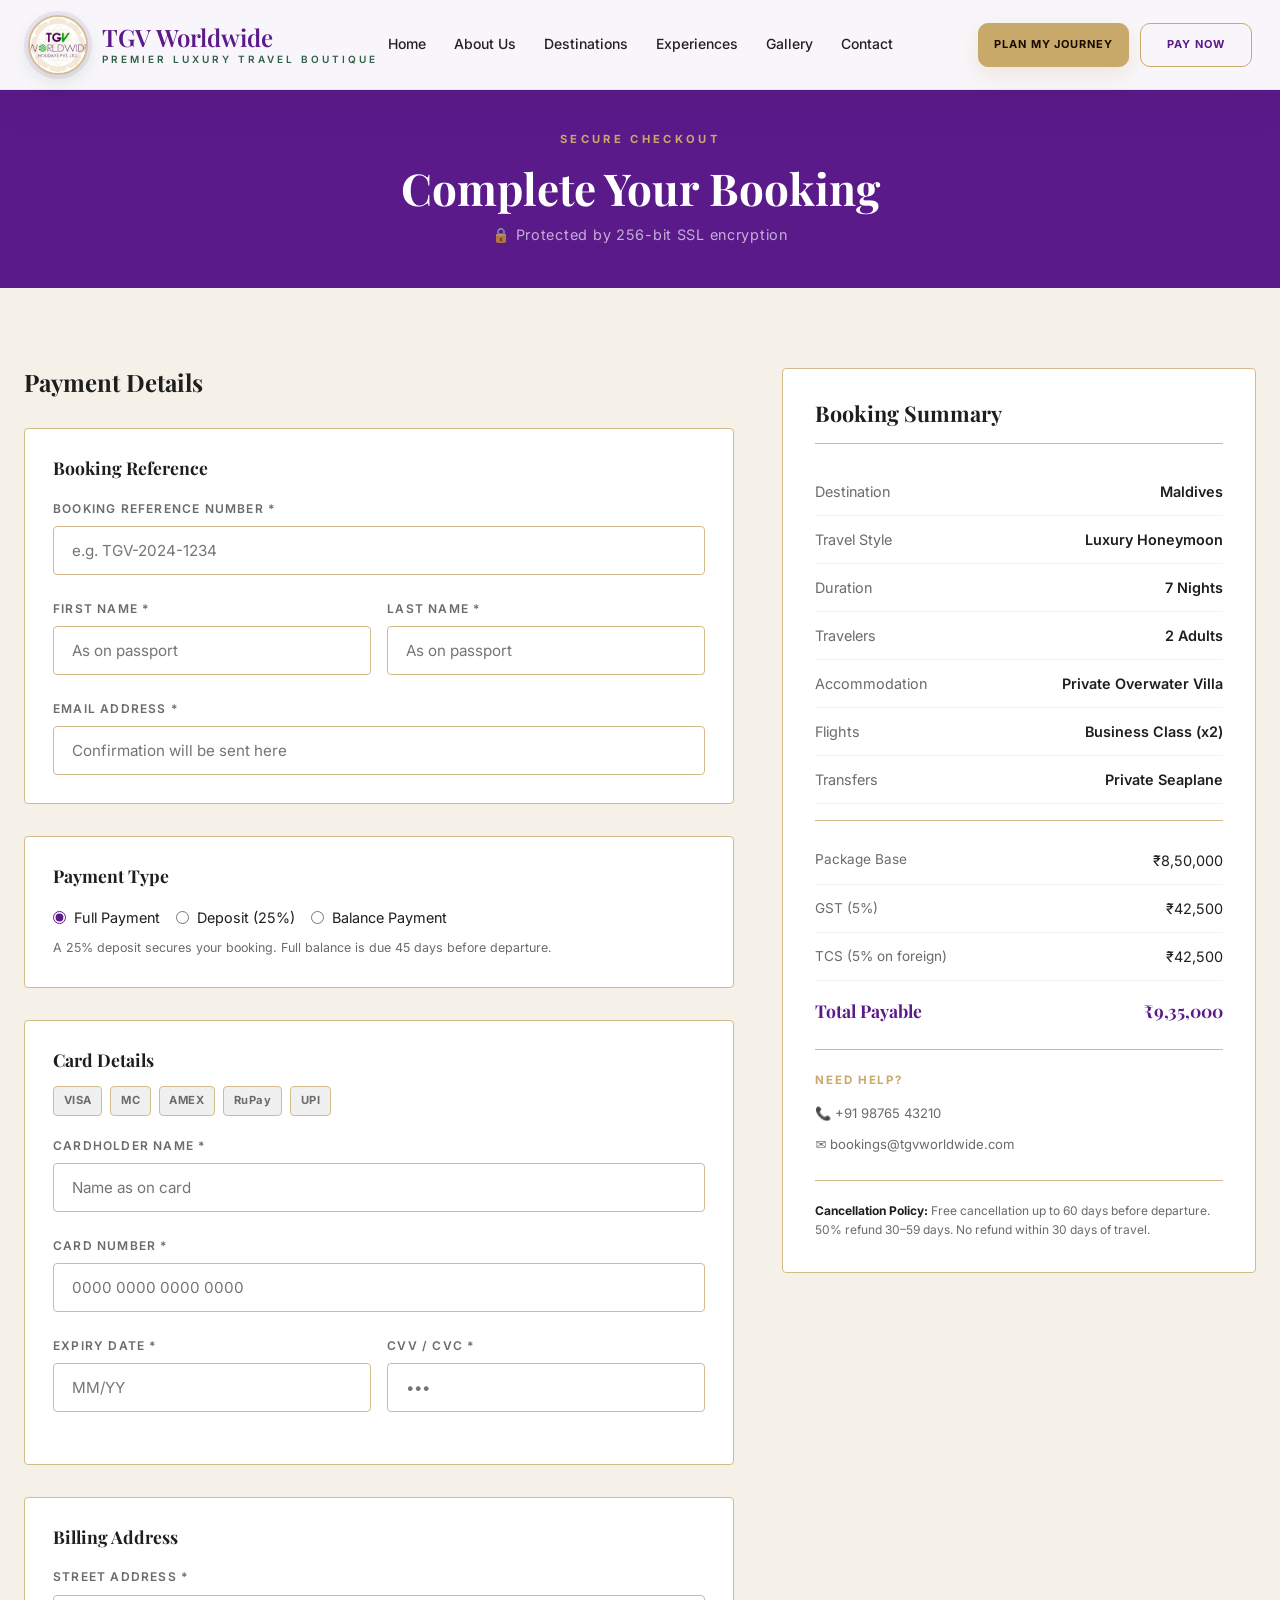
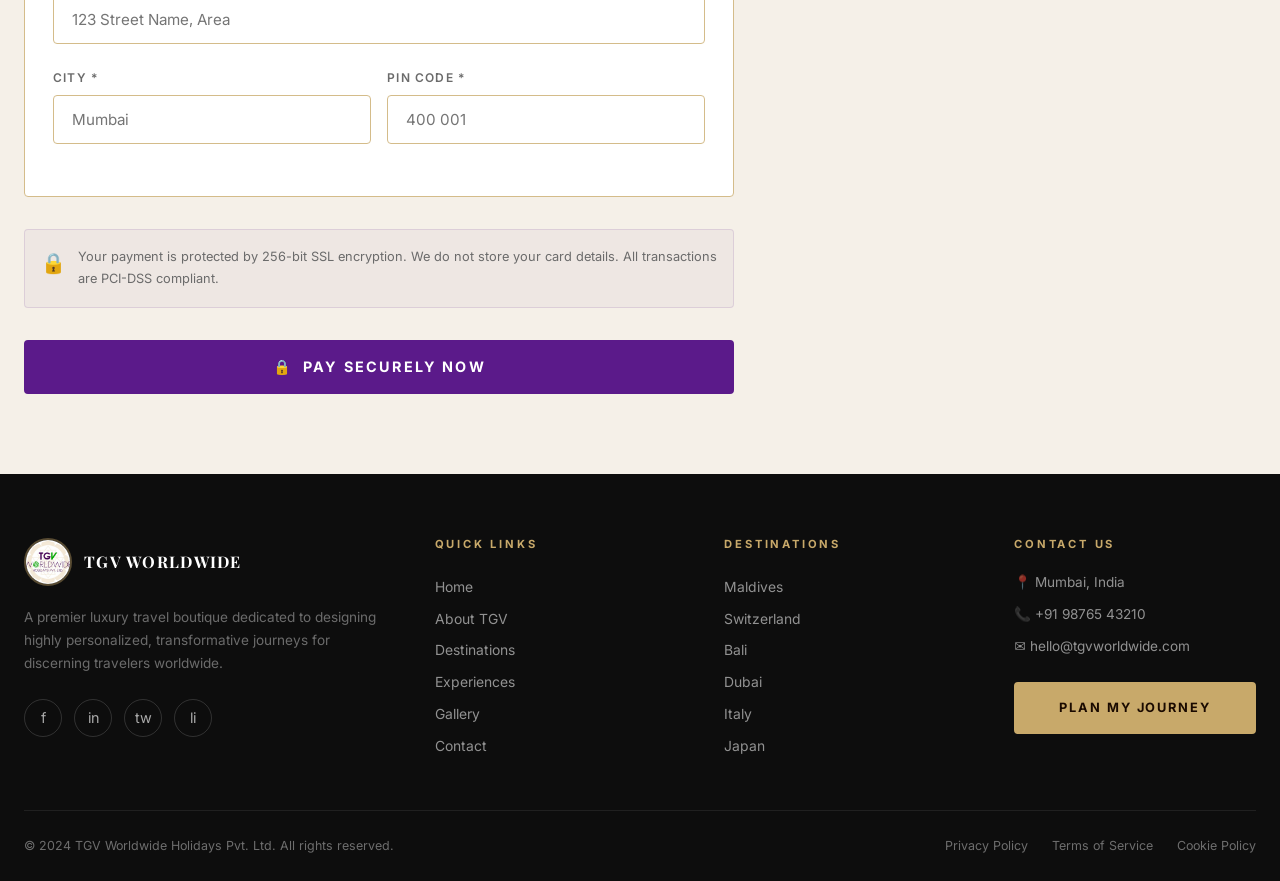
<file: payment.html>
<!DOCTYPE html>
<html lang="en">
<head>
  <meta charset="UTF-8">
  <meta name="viewport" content="width=device-width, initial-scale=1.0">
  <title>Secure Payment — TGV Worldwide Holidays</title>
  <meta name="description" content="Complete your secure payment for your TGV Worldwide Holidays booking. All transactions are protected with industry-standard encryption.">
  <meta name="robots" content="noindex, nofollow">
  <link rel="icon" type="image/jpeg" href="assets/images/tgv-logo.jpeg">
  <link rel="preconnect" href="https://fonts.googleapis.com">
  <link rel="preconnect" href="https://fonts.gstatic.com" crossorigin>
  <link href="https://fonts.googleapis.com/css2?family=Playfair+Display:ital,wght@0,400;0,500;0,600;0,700;1,400;1,500&family=Inter:wght@300;400;500;600;700&display=swap" rel="stylesheet">
  <link rel="stylesheet" href="assets/css/style.css">
  <link rel="stylesheet" href="assets/css/responsive.css">
</head>
<body>

  <!-- NAVBAR -->
    <nav class="navbar solid" id="navbar" role="navigation" aria-label="Main navigation">
    <div class="navbar__inner">
      <a href="index.html" class="navbar__logo" aria-label="TGV Worldwide Holidays Home">
        <img src="assets/images/tgv-logo.jpeg" alt="TGV Logo" class="navbar__logo-img">
        <div class="navbar__logo-text">
          <span class="navbar__logo-main">TGV Worldwide</span>
          <span class="navbar__logo-sub">Premier Luxury Travel Boutique</span>
        </div>
      </a>
      <div class="navbar__links" role="menubar">
        <div class="navbar__link-group" aria-label="Site pages">
          <a href="index.html" class="navbar__link" role="menuitem">Home</a>
          <a href="about.html" class="navbar__link" role="menuitem">About Us</a>
          <a href="destinations.html" class="navbar__link" role="menuitem">Destinations</a>
          <a href="experiences.html" class="navbar__link" role="menuitem">Experiences</a>
          <a href="gallery.html" class="navbar__link" role="menuitem">Gallery</a>
          <a href="contact.html" class="navbar__link" role="menuitem">Contact</a>
        </div>
        <div class="navbar__actions" aria-label="Primary actions">
          <a href="contact.html" class="navbar__link navbar__cta" role="menuitem">Plan My Journey</a>
          <a href="payment.html" class="navbar__link navbar__cta navbar__cta--pay" role="menuitem">Pay Now</a>
        </div>
      </div>
      <button class="navbar__hamburger" id="hamburger" aria-label="Toggle menu" aria-expanded="false" aria-controls="mobile-menu">
        <span></span><span></span><span></span>
      </button>
    </div>
  </nav>

  <!-- MOBILE MENU OVERLAY -->
  <div class="navbar__overlay" id="nav-overlay" role="presentation"></div>

  <!-- MOBILE MENU -->
  <div class="navbar__mobile-menu" id="mobile-menu" role="menu" aria-label="Mobile navigation">
    <a href="index.html" class="navbar__mobile-link" role="menuitem">Home</a>
    <a href="about.html" class="navbar__mobile-link" role="menuitem">About Us</a>
    <a href="destinations.html" class="navbar__mobile-link" role="menuitem">Destinations</a>
    <a href="experiences.html" class="navbar__mobile-link" role="menuitem">Experiences</a>
    <a href="gallery.html" class="navbar__mobile-link" role="menuitem">Gallery</a>
    <a href="contact.html" class="navbar__mobile-link" role="menuitem">Contact</a>
    <a href="contact.html" class="navbar__mobile-cta" role="menuitem">Plan My Journey</a>
    <a href="payment.html" class="navbar__mobile-cta" role="menuitem">Pay Now</a>
  </div>

  <main id="main-content">

    <!-- PAGE HERO (minimal) -->
    <section style="background:var(--color-primary); padding:calc(var(--nav-h) + 2.5rem) 0 2.5rem;" aria-label="Payment page header">
      <div class="container" style="text-align:center;">
        <p style="font-size:0.7rem; letter-spacing:0.3em; text-transform:uppercase; color:var(--color-secondary); font-weight:700; margin-bottom:0.75rem;">Secure Checkout</p>
        <h1 style="color:#ffffff; font-size:clamp(1.75rem, 4vw, 2.75rem);">Complete Your Booking</h1>
        <p style="color:rgba(255,255,255,0.65); font-size:0.9rem; margin-top:0.5rem; letter-spacing:0.05em;">🔒 Protected by 256-bit SSL encryption</p>
      </div>
    </section>

    <!-- PAYMENT SECTION -->
    <section class="section section--bg" aria-labelledby="payment-heading">
      <div class="container">
        <div class="payment-grid">

          <!-- Payment Form -->
          <div>
            <h2 style="font-family:var(--font-serif); font-size:1.5rem; margin-bottom:2rem; color:var(--color-fg);" id="payment-heading">Payment Details</h2>

            <!-- Success Message (hidden by default) -->
            <div id="payment-success" style="display:none; text-align:center; padding:4rem 2rem; background:var(--color-card); border:1px solid var(--color-border); border-radius:var(--radius);">
              <div style="width:72px; height:72px; border-radius:50%; background:linear-gradient(135deg, #2ecc71, #27ae60); display:flex; align-items:center; justify-content:center; margin:0 auto 1.5rem; font-size:2rem; color:#fff;">✓</div>
              <h3 style="font-family:var(--font-serif); font-size:1.75rem; color:var(--color-fg); margin-bottom:0.75rem;">Payment Confirmed!</h3>
              <p style="color:var(--color-muted); max-width:420px; margin:0 auto 0.75rem;">Your booking has been secured. A detailed confirmation and travel documents will be sent to your registered email address.</p>
              <p style="font-size:0.8rem; color:var(--color-muted); margin-bottom:2rem;">Booking Reference: <strong style="color:var(--color-primary);">TGV-2024-XXXX</strong></p>
              <div style="display:flex; gap:1rem; justify-content:center; flex-wrap:wrap;">
                <a href="index.html" class="btn btn--outline-dark">Return Home</a>
                <a href="contact.html" class="btn btn--primary">Contact Your Advisor</a>
              </div>
            </div>

            <form id="payment-form" novalidate aria-label="Secure payment form">

              <!-- Booking Details -->
              <div style="background:var(--color-card); border:1px solid var(--color-border); border-radius:var(--radius); padding:1.75rem; margin-bottom:2rem;">
                <h3 style="font-family:var(--font-serif); font-size:1.1rem; margin-bottom:1.25rem; color:var(--color-fg);">Booking Reference</h3>
                <div class="form-group">
                  <label class="form-label" for="booking-ref">Booking Reference Number *</label>
                  <input class="form-input" type="text" id="booking-ref" name="booking_ref" placeholder="e.g. TGV-2024-1234" required>
                </div>
                <div class="form-row">
                  <div class="form-group">
                    <label class="form-label" for="pay-first-name">First Name *</label>
                    <input class="form-input" type="text" id="pay-first-name" name="first_name" placeholder="As on passport" required autocomplete="given-name">
                  </div>
                  <div class="form-group">
                    <label class="form-label" for="pay-last-name">Last Name *</label>
                    <input class="form-input" type="text" id="pay-last-name" name="last_name" placeholder="As on passport" required autocomplete="family-name">
                  </div>
                </div>
                <div class="form-group" style="margin-bottom:0;">
                  <label class="form-label" for="pay-email">Email Address *</label>
                  <input class="form-input" type="email" id="pay-email" name="email" placeholder="Confirmation will be sent here" required autocomplete="email">
                </div>
              </div>

              <!-- Payment Type -->
              <div style="background:var(--color-card); border:1px solid var(--color-border); border-radius:var(--radius); padding:1.75rem; margin-bottom:2rem;">
                <h3 style="font-family:var(--font-serif); font-size:1.1rem; margin-bottom:1.25rem; color:var(--color-fg);">Payment Type</h3>
                <div style="display:flex; gap:1rem; flex-wrap:wrap; margin-bottom:0.5rem;">
                  <label style="display:flex; align-items:center; gap:0.5rem; cursor:pointer; font-size:0.9rem; color:var(--color-fg);">
                    <input type="radio" name="payment_type" value="full" checked style="accent-color:var(--color-primary);">
                    Full Payment
                  </label>
                  <label style="display:flex; align-items:center; gap:0.5rem; cursor:pointer; font-size:0.9rem; color:var(--color-fg);">
                    <input type="radio" name="payment_type" value="deposit" style="accent-color:var(--color-primary);">
                    Deposit (25%)
                  </label>
                  <label style="display:flex; align-items:center; gap:0.5rem; cursor:pointer; font-size:0.9rem; color:var(--color-fg);">
                    <input type="radio" name="payment_type" value="balance" style="accent-color:var(--color-primary);">
                    Balance Payment
                  </label>
                </div>
                <p style="font-size:0.78rem; color:var(--color-muted);">A 25% deposit secures your booking. Full balance is due 45 days before departure.</p>
              </div>

              <!-- Card Details -->
              <div style="background:var(--color-card); border:1px solid var(--color-border); border-radius:var(--radius); padding:1.75rem; margin-bottom:2rem;">
                <h3 style="font-family:var(--font-serif); font-size:1.1rem; margin-bottom:0.5rem; color:var(--color-fg);">Card Details</h3>

                <!-- Accepted Cards -->
                <div class="card-icons" style="margin-bottom:1.25rem;">
                  <span class="card-icon">VISA</span>
                  <span class="card-icon">MC</span>
                  <span class="card-icon">AMEX</span>
                  <span class="card-icon">RuPay</span>
                  <span class="card-icon">UPI</span>
                </div>

                <div class="form-group">
                  <label class="form-label" for="cardholder-name">Cardholder Name *</label>
                  <input class="form-input" type="text" id="cardholder-name" name="cardholder_name" placeholder="Name as on card" required autocomplete="cc-name">
                </div>
                <div class="form-group">
                  <label class="form-label" for="card-number">Card Number *</label>
                  <input class="form-input" type="text" id="card-number" name="card_number" placeholder="0000 0000 0000 0000" maxlength="19" inputmode="numeric" required autocomplete="cc-number">
                </div>
                <div class="form-row">
                  <div class="form-group">
                    <label class="form-label" for="card-expiry">Expiry Date *</label>
                    <input class="form-input" type="text" id="card-expiry" name="card_expiry" placeholder="MM/YY" maxlength="5" inputmode="numeric" required autocomplete="cc-exp">
                  </div>
                  <div class="form-group">
                    <label class="form-label" for="card-cvv">CVV / CVC *</label>
                    <input class="form-input" type="text" id="card-cvv" name="card_cvv" placeholder="•••" maxlength="4" inputmode="numeric" required autocomplete="cc-csc">
                  </div>
                </div>
              </div>

              <!-- Billing Address -->
              <div style="background:var(--color-card); border:1px solid var(--color-border); border-radius:var(--radius); padding:1.75rem; margin-bottom:2rem;">
                <h3 style="font-family:var(--font-serif); font-size:1.1rem; margin-bottom:1.25rem; color:var(--color-fg);">Billing Address</h3>
                <div class="form-group">
                  <label class="form-label" for="bill-address">Street Address *</label>
                  <input class="form-input" type="text" id="bill-address" name="billing_address" placeholder="123 Street Name, Area" required autocomplete="street-address">
                </div>
                <div class="form-row">
                  <div class="form-group">
                    <label class="form-label" for="bill-city">City *</label>
                    <input class="form-input" type="text" id="bill-city" name="billing_city" placeholder="Mumbai" required autocomplete="address-level2">
                  </div>
                  <div class="form-group">
                    <label class="form-label" for="bill-pin">PIN Code *</label>
                    <input class="form-input" type="text" id="bill-pin" name="billing_pin" placeholder="400 001" maxlength="10" inputmode="numeric" required autocomplete="postal-code">
                  </div>
                </div>
              </div>

              <!-- Security note -->
              <div style="display:flex; gap:0.75rem; align-items:flex-start; padding:1rem; background:rgba(91,26,138,0.04); border:1px solid rgba(91,26,138,0.12); border-radius:var(--radius); margin-bottom:2rem;">
                <span style="font-size:1.25rem; flex-shrink:0; margin-top:0.1rem;">🔒</span>
                <p style="font-size:0.8rem; color:var(--color-muted); margin:0;">Your payment is protected by 256-bit SSL encryption. We do not store your card details. All transactions are PCI-DSS compliant.</p>
              </div>

              <button type="submit" class="btn btn--primary btn--lg" style="width:100%; justify-content:center; font-size:0.9rem;" id="pay-submit">
                🔒 &nbsp;Pay Securely Now
              </button>

            </form>
          </div>

          <!-- Order Summary -->
          <div>
            <div class="payment-summary" aria-label="Booking summary">
              <h3 class="payment-summary__title">Booking Summary</h3>

              <div class="payment-summary__line">
                <span style="color:var(--color-muted);">Destination</span>
                <span style="font-weight:600; color:var(--color-fg);">Maldives</span>
              </div>
              <div class="payment-summary__line">
                <span style="color:var(--color-muted);">Travel Style</span>
                <span style="font-weight:600; color:var(--color-fg);">Luxury Honeymoon</span>
              </div>
              <div class="payment-summary__line">
                <span style="color:var(--color-muted);">Duration</span>
                <span style="font-weight:600; color:var(--color-fg);">7 Nights</span>
              </div>
              <div class="payment-summary__line">
                <span style="color:var(--color-muted);">Travelers</span>
                <span style="font-weight:600; color:var(--color-fg);">2 Adults</span>
              </div>
              <div class="payment-summary__line">
                <span style="color:var(--color-muted);">Accommodation</span>
                <span style="font-weight:600; color:var(--color-fg);">Private Overwater Villa</span>
              </div>
              <div class="payment-summary__line">
                <span style="color:var(--color-muted);">Flights</span>
                <span style="font-weight:600; color:var(--color-fg);">Business Class (x2)</span>
              </div>
              <div class="payment-summary__line">
                <span style="color:var(--color-muted);">Transfers</span>
                <span style="font-weight:600; color:var(--color-fg);">Private Seaplane</span>
              </div>

              <div style="margin-top:1rem; padding-top:1rem; border-top:1px solid var(--color-border);">
                <div class="payment-summary__line">
                  <span style="color:var(--color-muted); font-size:0.85rem;">Package Base</span>
                  <span style="color:var(--color-fg);">₹8,50,000</span>
                </div>
                <div class="payment-summary__line">
                  <span style="color:var(--color-muted); font-size:0.85rem;">GST (5%)</span>
                  <span style="color:var(--color-fg);">₹42,500</span>
                </div>
                <div class="payment-summary__line">
                  <span style="color:var(--color-muted); font-size:0.85rem;">TCS (5% on foreign)</span>
                  <span style="color:var(--color-fg);">₹42,500</span>
                </div>
              </div>

              <div class="payment-summary__total">
                <span>Total Payable</span>
                <span>₹9,35,000</span>
              </div>

              <div style="margin-top:1.5rem; padding-top:1.25rem; border-top:1px solid var(--color-border);">
                <p style="font-size:0.72rem; letter-spacing:0.15em; text-transform:uppercase; font-weight:700; color:var(--color-secondary); margin-bottom:0.75rem;">Need Help?</p>
                <p style="font-size:0.82rem; color:var(--color-muted); margin-bottom:0.5rem;">📞 +91 98765 43210</p>
                <p style="font-size:0.82rem; color:var(--color-muted);">✉ bookings@tgvworldwide.com</p>
              </div>

              <div style="margin-top:1.5rem; padding-top:1.25rem; border-top:1px solid var(--color-border);">
                <p style="font-size:0.75rem; color:var(--color-muted); line-height:1.6;">
                  <strong style="color:var(--color-fg);">Cancellation Policy:</strong> Free cancellation up to 60 days before departure. 50% refund 30–59 days. No refund within 30 days of travel.
                </p>
              </div>
            </div>
          </div>

        </div>
      </div>
    </section>

  </main>

  <!-- FOOTER -->
  <footer class="footer" role="contentinfo">
    <div class="container">
      <div class="footer__grid">
        <div>
          <div class="footer__brand">
            <img src="assets/images/tgv-logo.jpeg" alt="TGV Logo" class="footer__logo">
            <span class="footer__brand-text">TGV Worldwide</span>
          </div>
          <p class="footer__tagline">A premier luxury travel boutique dedicated to designing highly personalized, transformative journeys for discerning travelers worldwide.</p>
          <div class="footer__social" role="list" aria-label="Social media links">
            <a href="#" class="footer__social-link" role="listitem" aria-label="Facebook">f</a>
            <a href="#" class="footer__social-link" role="listitem" aria-label="Instagram">in</a>
            <a href="#" class="footer__social-link" role="listitem" aria-label="Twitter">tw</a>
            <a href="#" class="footer__social-link" role="listitem" aria-label="LinkedIn">li</a>
          </div>
        </div>
        <div>
          <h4 class="footer__heading">Quick Links</h4>
          <a href="index.html" class="footer__link">Home</a>
          <a href="about.html" class="footer__link">About TGV</a>
          <a href="destinations.html" class="footer__link">Destinations</a>
          <a href="experiences.html" class="footer__link">Experiences</a>
          <a href="gallery.html" class="footer__link">Gallery</a>
          <a href="contact.html" class="footer__link">Contact</a>
        </div>
        <div>
          <h4 class="footer__heading">Destinations</h4>
          <a href="destinations.html" class="footer__link">Maldives</a>
          <a href="destinations.html" class="footer__link">Switzerland</a>
          <a href="destinations.html" class="footer__link">Bali</a>
          <a href="destinations.html" class="footer__link">Dubai</a>
          <a href="destinations.html" class="footer__link">Italy</a>
          <a href="destinations.html" class="footer__link">Japan</a>
        </div>
        <div>
          <h4 class="footer__heading">Contact Us</h4>
          <p style="font-size:0.85rem; margin-bottom:0.5rem; color:rgba(255,255,255,0.55);">📍 Mumbai, India</p>
          <p style="font-size:0.85rem; margin-bottom:0.5rem; color:rgba(255,255,255,0.55);">📞 +91 98765 43210</p>
          <p style="font-size:0.85rem; margin-bottom:1.5rem; color:rgba(255,255,255,0.55);">✉ hello@tgvworldwide.com</p>
          <a href="contact.html" class="btn btn--secondary" style="width:100%; text-align:center;">Plan My Journey</a>
        </div>
      </div>
      <div class="footer__bottom">
        <p class="footer__copyright">© 2024 TGV Worldwide Holidays Pvt. Ltd. All rights reserved.</p>
        <div class="footer__bottom-links">
          <a href="#" class="footer__bottom-link">Privacy Policy</a>
          <a href="#" class="footer__bottom-link">Terms of Service</a>
          <a href="#" class="footer__bottom-link">Cookie Policy</a>
        </div>
      </div>
    </div>
  </footer>

  <!-- SCROLL TO TOP -->
  <button class="scroll-top" id="scroll-top" aria-label="Scroll to top" title="Back to top">↑</button>

  <script src="assets/js/main.js"></script>
</body>
</html>
</file>
<file: assets/css/style.css>
/* ===================================
   TGV WORLDWIDE HOLIDAYS — STYLE.CSS
   =================================== */

/* IMPORTS */
@import url('https://fonts.googleapis.com/css2?family=Playfair+Display:ital,wght@0,400;0,500;0,600;0,700;1,400;1,500&family=Inter:wght@300;400;500;600;700&display=swap');

/* CSS CUSTOM PROPERTIES */
:root {
  --color-bg:          #f5f0e8;
  --color-fg:          #1e1e1e;
  --color-card:        #ffffff;
  --color-primary:     #5b1a8a;
  --color-secondary:   #c8a96a;
  --color-muted:       #6b6b6b;
  --color-border:      #d4bc8a;
  --color-overlay:     rgba(0,0,0,0.55);
  --color-white:       #ffffff;
  --font-serif:        'Playfair Display', Georgia, serif;
  --font-sans:         'Inter', system-ui, sans-serif;
  --radius:            4px;
  --transition:        0.3s ease;
  --container-max:     1280px;
  --nav-h:             90px;
  --shadow-sm:         0 2px 8px rgba(0,0,0,0.08);
  --shadow-md:         0 4px 20px rgba(0,0,0,0.12);
  --shadow-lg:         0 8px 40px rgba(0,0,0,0.16);
}

/* RESET & BASE */
*, *::before, *::after {
  box-sizing: border-box;
  margin: 0;
  padding: 0;
}

html {
  scroll-behavior: smooth;
  font-size: 16px;
}

body {
  font-family: var(--font-sans);
  background-color: var(--color-bg);
  color: var(--color-fg);
  line-height: 1.6;
  -webkit-font-smoothing: antialiased;
  -moz-osx-font-smoothing: grayscale;
  overflow-x: hidden;
}

img {
  max-width: 100%;
  height: auto;
  display: block;
}

a {
  color: inherit;
  text-decoration: none;
}

button {
  cursor: pointer;
  border: none;
  background: none;
  font-family: inherit;
}

ul, ol {
  list-style: none;
}

/* TYPOGRAPHY */
h1, h2, h3, h4, h5, h6 {
  font-family: var(--font-serif);
  line-height: 1.2;
  color: var(--color-fg);
}

h1 { font-size: clamp(2.5rem, 6vw, 5rem); }
h2 { font-size: clamp(2rem, 4vw, 3.5rem); }
h3 { font-size: clamp(1.4rem, 2.5vw, 2rem); }
h4 { font-size: 1.25rem; }

p {
  line-height: 1.75;
  color: var(--color-muted);
}

/* CONTAINER */
.container {
  width: 100%;
  max-width: var(--container-max);
  margin: 0 auto;
  padding: 0 1.5rem;
}

/* ===================================
   NAVIGATION
   =================================== */
.navbar {
  position: fixed;
  top: 0; left: 0; right: 0;
  z-index: 1000;
  height: var(--nav-h);
  background: rgba(255,255,255,0.82);
  border-bottom: 1px solid rgba(200,169,106,0.24);
  box-shadow: 0 14px 40px rgba(31, 22, 38, 0.08);
  backdrop-filter: blur(18px);
  -webkit-backdrop-filter: blur(18px);
  transition: background var(--transition), box-shadow var(--transition), border-color var(--transition);
}

.navbar.scrolled {
  background: rgba(255,255,255,0.94);
  border-color: rgba(91,26,138,0.16);
  box-shadow: 0 16px 46px rgba(31, 22, 38, 0.14);
}

.navbar.solid {
  background: rgba(255,255,255,0.96);
}

.navbar__inner {
  display: grid;
  grid-template-columns: minmax(0, 1fr) auto minmax(0, 1fr);
  align-items: center;
  height: 100%;
  column-gap: 1rem;
  padding: 0 2rem;
  max-width: 1400px;
  margin: 0 auto;
}

.navbar__logo {
  display: flex;
  align-items: center;
  justify-self: start;
  gap: 0.85rem;
  text-decoration: none;
  flex-shrink: 0;
  min-width: 0;
}

.navbar__logo-img {
  width: 60px;
  height: 60px;
  border-radius: 50%;
  object-fit: cover;
  border: 2px solid rgba(200,169,106,0.72);
  box-shadow: 0 0 0 4px rgba(91,26,138,0.08), 0 6px 18px rgba(23,82,60,0.12);
}

.navbar__logo-text {
  display: flex;
  flex-direction: column;
  justify-content: center;
  line-height: 1.05;
  min-width: 0;
}

.navbar__logo-main {
  font-family: var(--font-serif);
  font-size: 24px;
  font-weight: 600;
  letter-spacing: 0;
  color: var(--color-primary);
  white-space: nowrap;
}

.navbar__logo-sub {
  margin-top: 0.3rem;
  font-family: var(--font-sans);
  font-size: 10px;
  line-height: 1;
  letter-spacing: 3px;
  text-transform: uppercase;
  color: #2f5f45;
  font-weight: 600;
  white-space: nowrap;
}

.navbar__links {
  display: contents;
}

.navbar__link-group,
.navbar__actions {
  display: flex;
  align-items: center;
  min-width: 0;
}

.navbar__link-group {
  grid-column: 2;
  justify-content: center;
  gap: 28px;
  white-space: nowrap;
}

.navbar__actions {
  grid-column: 3;
  justify-self: end;
  gap: 0.7rem;
  white-space: nowrap;
}

.navbar__link {
  font-family: var(--font-sans);
  font-size: 14px;
  font-weight: 500;
  letter-spacing: 0;
  color: #242126;
  transition: color var(--transition), transform var(--transition);
  position: relative;
  white-space: nowrap;
}

.navbar__link::after {
  content: '';
  position: absolute;
  bottom: -10px; left: 50%;
  width: 0; height: 1px;
  background: var(--color-secondary);
  transform: translateX(-50%);
  transition: width var(--transition);
}

.navbar__link:hover {
  color: var(--color-secondary);
  transform: translateY(-1px);
}

.navbar__link.active {
  color: var(--color-primary);
}

.navbar__link:hover::after,
.navbar__link.active::after {
  width: 100%;
}

.navbar__cta {
  background: var(--color-secondary);
  color: #1a0a00 !important;
  min-width: 118px;
  height: 44px;
  padding: 0 1rem;
  font-size: 11px;
  font-weight: 700;
  letter-spacing: 0.08em;
  text-transform: uppercase;
  display: inline-flex;
  align-items: center;
  justify-content: center;
  border: 1px solid var(--color-secondary);
  border-radius: 10px;
  box-shadow: 0 8px 20px rgba(200,169,106,0.2);
  transition: background var(--transition), color var(--transition), transform var(--transition), box-shadow var(--transition);
}

.navbar__cta:hover {
  background: #ffffff;
  color: var(--color-primary) !important;
  transform: translateY(-2px);
  box-shadow: 0 12px 28px rgba(200,169,106,0.28);
}

.navbar__cta::after { display: none; }

.navbar__cta--pay {
  background: transparent;
  color: var(--color-primary) !important;
  border: 1px solid var(--color-secondary);
  box-shadow: none;
}

.navbar__cta--pay:hover {
  background: var(--color-secondary);
  color: #1a0a00 !important;
  box-shadow: 0 12px 28px rgba(200,169,106,0.26);
}

.navbar__hamburger {
  display: none;
  flex-direction: column;
  gap: 5px;
  cursor: pointer;
  padding: 4px;
  z-index: 1100;
}

.navbar__hamburger span {
  display: block;
  width: 26px;
  height: 2px;
  background: var(--color-primary);
  transition: all var(--transition);
  border-radius: 2px;
}

.navbar__hamburger.open span:nth-child(1) {
  transform: translateY(7px) rotate(45deg);
}
.navbar__hamburger.open span:nth-child(2) {
  opacity: 0;
}
.navbar__hamburger.open span:nth-child(3) {
  transform: translateY(-7px) rotate(-45deg);
}

.navbar__mobile-menu {
  position: fixed;
  top: 0; right: -100%;
  width: min(320px, 85vw);
  height: 100vh;
  background: var(--color-primary);
  z-index: 1050;
  padding: calc(var(--nav-h) + 2rem) 2rem 2rem;
  transition: right 0.4s cubic-bezier(0.4,0,0.2,1);
  display: flex;
  flex-direction: column;
  gap: 0.5rem;
  box-shadow: -4px 0 30px rgba(0,0,0,0.3);
}

.navbar__mobile-menu.open {
  right: 0;
}

.navbar__mobile-link {
  display: block;
  font-size: 1rem;
  font-weight: 500;
  letter-spacing: 0.08em;
  text-transform: uppercase;
  color: rgba(255,255,255,0.85);
  padding: 0.85rem 0;
  border-bottom: 1px solid rgba(255,255,255,0.1);
  transition: color var(--transition), padding-left var(--transition);
}

.navbar__mobile-link:hover {
  color: var(--color-secondary);
  padding-left: 0.5rem;
}

.navbar__mobile-cta {
  margin-top: 1.5rem;
  background: var(--color-secondary);
  color: #1a0a00;
  text-align: center;
  padding: 1rem;
  font-weight: 700;
  font-size: 0.85rem;
  letter-spacing: 0.12em;
  text-transform: uppercase;
  border-radius: var(--radius);
  transition: background var(--transition);
}

.navbar__mobile-cta:hover {
  background: #ffffff;
}

.navbar__overlay {
  position: fixed;
  inset: 0;
  background: rgba(0,0,0,0.5);
  z-index: 1040;
  opacity: 0;
  pointer-events: none;
  transition: opacity var(--transition);
}

.navbar__overlay.open {
  opacity: 1;
  pointer-events: all;
}

/* ===================================
   PAGE HERO
   =================================== */
.page-hero {
  position: relative;
  height: 50vh;
  min-height: 360px;
  display: flex;
  align-items: center;
  justify-content: center;
  overflow: hidden;
  background: var(--color-primary);
}

.page-hero__bg {
  position: absolute;
  inset: 0;
  object-fit: cover;
  width: 100%;
  height: 100%;
  filter: brightness(0.5) saturate(0.8);
}

.page-hero__overlay {
  position: absolute;
  inset: 0;
  background: linear-gradient(to bottom, rgba(91,26,138,0.5) 0%, rgba(0,0,0,0.7) 100%);
}

.page-hero__content {
  position: relative;
  z-index: 10;
  text-align: center;
  color: #ffffff;
  padding: 0 1.5rem;
  margin-top: var(--nav-h);
}

.page-hero__eyebrow {
  font-size: 0.75rem;
  letter-spacing: 0.25em;
  text-transform: uppercase;
  color: var(--color-secondary);
  font-weight: 600;
  margin-bottom: 1rem;
  display: flex;
  align-items: center;
  justify-content: center;
  gap: 1rem;
}

.page-hero__eyebrow::before,
.page-hero__eyebrow::after {
  content: '';
  display: block;
  width: 40px;
  height: 1px;
  background: var(--color-secondary);
}

.page-hero__title {
  font-family: var(--font-serif);
  font-size: clamp(2.5rem, 6vw, 4.5rem);
  color: #ffffff;
  margin-bottom: 1rem;
}

.page-hero__subtitle {
  font-size: 1rem;
  color: rgba(255,255,255,0.75);
  max-width: 550px;
  margin: 0 auto;
  letter-spacing: 0.05em;
}

/* ===================================
   SECTION LAYOUT
   =================================== */
.section {
  padding: 5rem 0;
}

.section--dark {
  background: var(--color-fg);
  color: #ffffff;
}

.section--card {
  background: var(--color-card);
}

.section--bg {
  background: var(--color-bg);
}

.section__header {
  text-align: center;
  margin-bottom: 4rem;
}

.section__eyebrow {
  display: inline-flex;
  align-items: center;
  gap: 0.75rem;
  font-size: 0.7rem;
  letter-spacing: 0.3em;
  text-transform: uppercase;
  color: var(--color-secondary);
  font-weight: 700;
  margin-bottom: 1rem;
}

.section__eyebrow::before,
.section__eyebrow::after {
  content: '';
  display: block;
  width: 30px;
  height: 1px;
  background: var(--color-secondary);
}

.section__title {
  color: var(--color-fg);
  margin-bottom: 1rem;
}

.section--dark .section__title {
  color: #ffffff;
}

.section__desc {
  max-width: 600px;
  margin: 0 auto;
  font-size: 1.05rem;
}

/* ===================================
   BUTTONS
   =================================== */
.btn {
  display: inline-flex;
  align-items: center;
  justify-content: center;
  gap: 0.5rem;
  padding: 0.85rem 2rem;
  font-family: var(--font-sans);
  font-size: 0.8rem;
  font-weight: 700;
  letter-spacing: 0.15em;
  text-transform: uppercase;
  border-radius: var(--radius);
  transition: all var(--transition);
  cursor: pointer;
  border: 2px solid transparent;
}

.btn--primary {
  background: var(--color-primary);
  color: #ffffff;
  border-color: var(--color-primary);
}

.btn--primary:hover {
  background: transparent;
  color: var(--color-primary);
}

.btn--secondary {
  background: var(--color-secondary);
  color: #1a0a00;
  border-color: var(--color-secondary);
}

.btn--secondary:hover {
  background: transparent;
  color: var(--color-secondary);
}

.btn--outline {
  background: transparent;
  color: #ffffff;
  border-color: #ffffff;
}

.btn--outline:hover {
  background: #ffffff;
  color: var(--color-fg);
}

.btn--outline-dark {
  background: transparent;
  color: var(--color-primary);
  border-color: var(--color-primary);
}

.btn--outline-dark:hover {
  background: var(--color-primary);
  color: #ffffff;
}

.btn--lg {
  padding: 1rem 2.5rem;
  font-size: 0.85rem;
}

.btn--full {
  width: 100%;
}

/* ===================================
   PAYMENT FORM
   =================================== */
.payment-form {
  max-width: 520px;
  margin: 0 auto;
}

.payment-form .form-group {
  margin-bottom: 1.25rem;
}

.payment-form label {
  display: block;
  margin-bottom: 0.45rem;
  font-size: 0.76rem;
  font-weight: 700;
  letter-spacing: 0.08em;
  text-transform: uppercase;
  color: var(--color-muted);
}

.payment-form input {
  width: 100%;
  padding: 0.85rem 1rem;
  border: 1px solid var(--color-border);
  border-radius: var(--radius);
  background: #ffffff;
  font-family: var(--font-sans);
  font-size: 0.95rem;
  color: var(--color-fg);
}

.payment-form input:focus {
  outline: none;
  border-color: var(--color-primary);
  box-shadow: 0 0 0 3px rgba(91,26,138,0.1);
}

.payment-form .form-row {
  display: grid;
  grid-template-columns: 1fr 1fr;
  gap: 1rem;
}

.payment-form .btn {
  margin-top: 0.5rem;
}

.payment-popup {
  position: fixed;
  inset: 0;
  background: rgba(10, 8, 12, 0.72);
  display: none;
  justify-content: center;
  align-items: center;
  padding: 1.5rem;
  z-index: 2000;
}

.payment-popup.show {
  display: flex;
}

.payment-dialog {
  position: relative;
  width: min(560px, 100%);
  max-height: calc(100vh - 3rem);
  overflow-y: auto;
  background: var(--color-card);
  border: 1px solid var(--color-border);
  border-radius: var(--radius);
  box-shadow: var(--shadow-lg);
  padding: 2.25rem;
}

.payment-dialog__close {
  position: absolute;
  top: 0.9rem;
  right: 0.9rem;
  width: 38px;
  height: 38px;
  display: inline-flex;
  align-items: center;
  justify-content: center;
  border-radius: 50%;
  background: rgba(91,26,138,0.08);
  color: var(--color-primary);
  font-size: 1.6rem;
  line-height: 1;
}

.payment-dialog__close:hover {
  background: var(--color-primary);
  color: #ffffff;
}

.payment-dialog__header {
  margin-bottom: 1.5rem;
  padding-right: 2.25rem;
}

.payment-dialog__eyebrow {
  display: block;
  margin-bottom: 0.65rem;
  font-size: 0.68rem;
  font-weight: 700;
  letter-spacing: 0.24em;
  text-transform: uppercase;
  color: var(--color-secondary);
}

.payment-dialog__header h2 {
  margin-bottom: 0.6rem;
  font-size: clamp(1.7rem, 4vw, 2.4rem);
}

.payment-dialog__header p,
.payment-dialog__note {
  font-size: 0.92rem;
}

.payment-dialog__note {
  min-height: 1.5rem;
  margin-top: 1rem;
  color: var(--color-primary);
  font-weight: 600;
}

body.payment-popup-open {
  overflow: hidden;
}

/* ===================================
   CARDS
   =================================== */
.card {
  background: var(--color-card);
  border: 1px solid var(--color-border);
  border-radius: var(--radius);
  overflow: hidden;
  transition: transform var(--transition), box-shadow var(--transition);
}

.card:hover {
  transform: translateY(-6px);
  box-shadow: var(--shadow-lg);
}

.card__img {
  width: 100%;
  height: 260px;
  object-fit: cover;
  transition: transform 0.6s ease;
}

.card:hover .card__img {
  transform: scale(1.05);
}

.card__body {
  padding: 1.75rem;
}

.card__tag {
  font-size: 0.65rem;
  letter-spacing: 0.2em;
  text-transform: uppercase;
  font-weight: 700;
  color: var(--color-secondary);
  margin-bottom: 0.75rem;
}

.card__title {
  font-size: 1.35rem;
  margin-bottom: 0.75rem;
  font-family: var(--font-serif);
}

.card__desc {
  font-size: 0.9rem;
  margin-bottom: 1.25rem;
}

.card__footer {
  display: flex;
  align-items: center;
  justify-content: space-between;
  padding-top: 1rem;
  border-top: 1px solid var(--color-border);
  margin-top: auto;
}

/* DESTINATION CARD */
.dest-card {
  position: relative;
  overflow: hidden;
  height: 400px;
  cursor: pointer;
  border-radius: var(--radius);
}

.dest-card__img {
  width: 100%;
  height: 100%;
  object-fit: cover;
  transition: transform 0.7s ease;
}

.dest-card:hover .dest-card__img {
  transform: scale(1.1);
}

.dest-card__overlay {
  position: absolute;
  inset: 0;
  background: linear-gradient(to top, rgba(0,0,0,0.75) 0%, rgba(0,0,0,0.1) 60%);
  transition: background var(--transition);
}

.dest-card:hover .dest-card__overlay {
  background: linear-gradient(to top, rgba(91,26,138,0.8) 0%, rgba(0,0,0,0.2) 60%);
}

.dest-card__content {
  position: absolute;
  bottom: 0; left: 0; right: 0;
  padding: 1.5rem;
}

.dest-card__name {
  font-family: var(--font-serif);
  font-size: 1.75rem;
  color: #ffffff;
  margin-bottom: 0.25rem;
}

.dest-card__sub {
  font-size: 0.7rem;
  letter-spacing: 0.2em;
  text-transform: uppercase;
  color: var(--color-secondary);
  font-weight: 600;
  transform: translateY(1rem);
  opacity: 0;
  transition: all var(--transition);
}

.dest-card:hover .dest-card__sub {
  transform: translateY(0);
  opacity: 1;
}

/* ===================================
   GRIDS
   =================================== */
.grid-2 { display: grid; grid-template-columns: repeat(2, 1fr); gap: 2rem; }
.grid-3 { display: grid; grid-template-columns: repeat(3, 1fr); gap: 2rem; }
.grid-4 { display: grid; grid-template-columns: repeat(4, 1fr); gap: 1.5rem; }

/* ===================================
   STATS ROW
   =================================== */
.stats-row {
  display: grid;
  grid-template-columns: repeat(4, 1fr);
  gap: 0;
  border-top: 1px solid var(--color-border);
  border-bottom: 1px solid var(--color-border);
}

.stat-item {
  text-align: center;
  padding: 2.5rem 1rem;
  border-right: 1px solid var(--color-border);
  transition: background var(--transition);
}

.stat-item:last-child { border-right: none; }

.stat-item:hover {
  background: var(--color-card);
}

.stat-item__number {
  font-family: var(--font-serif);
  font-size: 3rem;
  color: var(--color-primary);
  font-weight: 700;
  line-height: 1;
  margin-bottom: 0.5rem;
}

.stat-item__label {
  font-size: 0.7rem;
  letter-spacing: 0.2em;
  text-transform: uppercase;
  color: var(--color-muted);
  font-weight: 500;
}

/* ===================================
   FEATURE CARDS
   =================================== */
.feature-card {
  padding: 2.5rem;
  border: 1px solid var(--color-border);
  background: rgba(255,255,255,0.5);
  position: relative;
  overflow: hidden;
  transition: all var(--transition);
  border-radius: var(--radius);
}

.feature-card::before {
  content: '';
  position: absolute;
  inset: 0;
  background: linear-gradient(135deg, rgba(91,26,138,0.05), rgba(200,169,106,0.05));
  opacity: 0;
  transition: opacity var(--transition);
}

.feature-card:hover {
  transform: translateY(-6px);
  box-shadow: var(--shadow-md);
  border-color: var(--color-secondary);
}

.feature-card:hover::before {
  opacity: 1;
}

.feature-card__icon {
  width: 56px;
  height: 56px;
  border-radius: 50%;
  background: linear-gradient(135deg, var(--color-primary), rgba(91,26,138,0.6));
  display: flex;
  align-items: center;
  justify-content: center;
  margin-bottom: 1.5rem;
  color: #ffffff;
  font-size: 1.3rem;
  flex-shrink: 0;
}

.feature-card__title {
  font-family: var(--font-serif);
  font-size: 1.25rem;
  margin-bottom: 0.75rem;
  color: var(--color-fg);
}

.feature-card__line {
  width: 40px;
  height: 2px;
  background: var(--color-secondary);
  margin-top: 1rem;
  transition: width 0.5s ease;
}

.feature-card:hover .feature-card__line {
  width: 100%;
}

/* ===================================
   EXPERIENCE GRID (Mosaic)
   =================================== */
.experience-grid {
  display: grid;
  grid-template-columns: repeat(3, 1fr);
  grid-template-rows: repeat(2, 280px);
  gap: 1rem;
}

.exp-item {
  position: relative;
  overflow: hidden;
  cursor: pointer;
  border-radius: var(--radius);
}

.exp-item--large {
  grid-column: span 2;
}

.exp-item__img {
  width: 100%;
  height: 100%;
  object-fit: cover;
  transition: transform 0.7s ease;
}

.exp-item:hover .exp-item__img {
  transform: scale(1.08);
}

.exp-item__overlay {
  position: absolute;
  inset: 0;
  background: linear-gradient(to top, rgba(0,0,0,0.75) 0%, transparent 50%);
}

.exp-item__label {
  position: absolute;
  bottom: 1.5rem;
  left: 1.5rem;
  font-family: var(--font-serif);
  font-size: 1.5rem;
  color: #ffffff;
}

/* ===================================
   TESTIMONIALS
   =================================== */
.testimonial-card {
  background: var(--color-card);
  border: 1px solid var(--color-border);
  border-radius: var(--radius);
  padding: 2.5rem;
  position: relative;
}

.testimonial-card::before {
  content: '"';
  position: absolute;
  top: 1rem; left: 1.75rem;
  font-family: var(--font-serif);
  font-size: 5rem;
  color: var(--color-secondary);
  opacity: 0.3;
  line-height: 1;
}

.testimonial-card__stars {
  color: var(--color-secondary);
  font-size: 1rem;
  letter-spacing: 0.1em;
  margin-bottom: 1rem;
}

.testimonial-card__text {
  font-style: italic;
  font-size: 1rem;
  line-height: 1.8;
  color: var(--color-fg);
  margin-bottom: 1.5rem;
}

.testimonial-card__author {
  display: flex;
  align-items: center;
  gap: 0.75rem;
}

.testimonial-card__avatar {
  width: 48px;
  height: 48px;
  border-radius: 50%;
  background: linear-gradient(135deg, var(--color-primary), var(--color-secondary));
  display: flex;
  align-items: center;
  justify-content: center;
  font-family: var(--font-serif);
  font-size: 1.1rem;
  color: #ffffff;
  font-weight: 700;
  flex-shrink: 0;
}

.testimonial-card__name {
  font-weight: 600;
  font-size: 0.9rem;
  color: var(--color-fg);
}

.testimonial-card__location {
  font-size: 0.75rem;
  color: var(--color-muted);
}

/* ===================================
   CONTACT FORM
   =================================== */
.contact-grid {
  display: grid;
  grid-template-columns: 1fr 1.4fr;
  gap: 4rem;
  align-items: start;
}

.contact-info__item {
  display: flex;
  align-items: flex-start;
  gap: 1rem;
  padding: 1.5rem 0;
  border-bottom: 1px solid var(--color-border);
}

.contact-info__icon {
  width: 44px;
  height: 44px;
  border-radius: 50%;
  background: var(--color-primary);
  display: flex;
  align-items: center;
  justify-content: center;
  color: #ffffff;
  font-size: 1.1rem;
  flex-shrink: 0;
}

.contact-info__label {
  font-size: 0.7rem;
  letter-spacing: 0.15em;
  text-transform: uppercase;
  font-weight: 700;
  color: var(--color-secondary);
  margin-bottom: 0.25rem;
}

.contact-info__value {
  font-size: 0.95rem;
  color: var(--color-fg);
}

.form-group {
  margin-bottom: 1.5rem;
}

.form-row {
  display: grid;
  grid-template-columns: 1fr 1fr;
  gap: 1rem;
}

.form-label {
  display: block;
  font-size: 0.75rem;
  font-weight: 600;
  letter-spacing: 0.1em;
  text-transform: uppercase;
  color: var(--color-muted);
  margin-bottom: 0.5rem;
}

.form-input,
.form-select,
.form-textarea {
  width: 100%;
  padding: 0.875rem 1.125rem;
  border: 1px solid var(--color-border);
  border-radius: var(--radius);
  background: #ffffff;
  font-family: var(--font-sans);
  font-size: 0.95rem;
  color: var(--color-fg);
  transition: border-color var(--transition), box-shadow var(--transition);
  appearance: none;
}

.form-input:focus,
.form-select:focus,
.form-textarea:focus {
  outline: none;
  border-color: var(--color-primary);
  box-shadow: 0 0 0 3px rgba(91,26,138,0.1);
}

.form-textarea {
  resize: vertical;
  min-height: 140px;
}

.form-select {
  background-image: url("data:image/svg+xml,%3Csvg xmlns='http://www.w3.org/2000/svg' width='12' height='8' viewBox='0 0 12 8'%3E%3Cpath d='M1 1l5 5 5-5' stroke='%236b6b6b' stroke-width='1.5' fill='none' stroke-linecap='round'/%3E%3C/svg%3E");
  background-repeat: no-repeat;
  background-position: right 1rem center;
  padding-right: 2.5rem;
}

/* ===================================
   GALLERY
   =================================== */
.gallery-grid {
  display: grid;
  grid-template-columns: repeat(3, 1fr);
  gap: 1rem;
}

.gallery-item {
  position: relative;
  overflow: hidden;
  border-radius: var(--radius);
  cursor: pointer;
  aspect-ratio: 4/3;
}

.gallery-item--tall {
  aspect-ratio: 3/4;
}

.gallery-item__img {
  width: 100%;
  height: 100%;
  object-fit: cover;
  transition: transform 0.6s ease;
}

.gallery-item:hover .gallery-item__img {
  transform: scale(1.08);
}

.gallery-item__overlay {
  position: absolute;
  inset: 0;
  background: rgba(91,26,138,0.6);
  opacity: 0;
  transition: opacity var(--transition);
  display: flex;
  align-items: center;
  justify-content: center;
}

.gallery-item:hover .gallery-item__overlay {
  opacity: 1;
}

.gallery-item__overlay-icon {
  color: #ffffff;
  font-size: 2.5rem;
}

/* Lightbox */
.lightbox {
  position: fixed;
  inset: 0;
  background: rgba(0,0,0,0.92);
  z-index: 9999;
  display: none;
  align-items: center;
  justify-content: center;
}

.lightbox.open {
  display: flex;
}

.lightbox__img {
  max-width: 90vw;
  max-height: 85vh;
  object-fit: contain;
  border-radius: var(--radius);
}

.lightbox__close {
  position: absolute;
  top: 1.5rem; right: 1.5rem;
  color: #ffffff;
  font-size: 2.5rem;
  cursor: pointer;
  background: rgba(255,255,255,0.1);
  width: 50px; height: 50px;
  border-radius: 50%;
  display: flex;
  align-items: center;
  justify-content: center;
  line-height: 1;
  transition: background var(--transition);
}

.lightbox__close:hover { background: rgba(255,255,255,0.2); }

/* ===================================
   PAYMENT PAGE
   =================================== */
.payment-grid {
  display: grid;
  grid-template-columns: 1.5fr 1fr;
  gap: 3rem;
  align-items: start;
}

.payment-summary {
  background: var(--color-card);
  border: 1px solid var(--color-border);
  border-radius: var(--radius);
  padding: 2rem;
  position: sticky;
  top: calc(var(--nav-h) + 2rem);
}

.payment-summary__title {
  font-family: var(--font-serif);
  font-size: 1.35rem;
  margin-bottom: 1.5rem;
  padding-bottom: 1rem;
  border-bottom: 1px solid var(--color-border);
}

.payment-summary__line {
  display: flex;
  justify-content: space-between;
  align-items: center;
  padding: 0.75rem 0;
  border-bottom: 1px solid rgba(0,0,0,0.05);
  font-size: 0.9rem;
}

.payment-summary__total {
  display: flex;
  justify-content: space-between;
  align-items: center;
  padding: 1rem 0 0;
  font-weight: 700;
  font-size: 1.1rem;
  color: var(--color-primary);
  font-family: var(--font-serif);
}

.card-icons {
  display: flex;
  gap: 0.5rem;
  flex-wrap: wrap;
  margin-top: 1rem;
}

.card-icon {
  background: #f0f0f0;
  border: 1px solid var(--color-border);
  border-radius: 4px;
  padding: 0.3rem 0.6rem;
  font-size: 0.7rem;
  font-weight: 700;
  letter-spacing: 0.05em;
  color: var(--color-muted);
}

/* ===================================
   FOOTER
   =================================== */
.footer {
  background: #0d0d0d;
  color: rgba(255,255,255,0.65);
  padding: 4rem 0 0;
}

.footer__grid {
  display: grid;
  grid-template-columns: 1.5fr 1fr 1fr 1fr;
  gap: 3rem;
  margin-bottom: 3rem;
}

.footer__brand {
  display: flex;
  align-items: center;
  gap: 0.75rem;
  margin-bottom: 1.25rem;
}

.footer__logo {
  width: 48px;
  height: 48px;
  border-radius: 50%;
  object-fit: cover;
  border: 2px solid rgba(200,169,106,0.4);
}

.footer__brand-text {
  font-family: var(--font-serif);
  font-size: 1rem;
  font-weight: 700;
  letter-spacing: 0.08em;
  text-transform: uppercase;
  color: #ffffff;
}

.footer__tagline {
  font-size: 0.85rem;
  line-height: 1.7;
  margin-bottom: 1.5rem;
}

.footer__social {
  display: flex;
  gap: 0.75rem;
}

.footer__social-link {
  width: 38px;
  height: 38px;
  border: 1px solid rgba(255,255,255,0.15);
  border-radius: 50%;
  display: flex;
  align-items: center;
  justify-content: center;
  font-size: 0.9rem;
  color: rgba(255,255,255,0.65);
  transition: all var(--transition);
  text-decoration: none;
}

.footer__social-link:hover {
  background: var(--color-secondary);
  border-color: var(--color-secondary);
  color: #1a0a00;
  transform: translateY(-2px);
}

.footer__heading {
  font-family: var(--font-sans);
  font-size: 0.7rem;
  letter-spacing: 0.25em;
  text-transform: uppercase;
  font-weight: 700;
  color: var(--color-secondary);
  margin-bottom: 1.25rem;
}

.footer__link {
  display: block;
  font-size: 0.87rem;
  color: rgba(255,255,255,0.55);
  padding: 0.3rem 0;
  transition: color var(--transition), padding-left var(--transition);
}

.footer__link:hover {
  color: var(--color-secondary);
  padding-left: 0.3rem;
}

.footer__bottom {
  border-top: 1px solid rgba(255,255,255,0.08);
  padding: 1.5rem 0;
  display: flex;
  align-items: center;
  justify-content: space-between;
  font-size: 0.78rem;
}

.footer__copyright { color: rgba(255,255,255,0.4); }
.footer__bottom-links { display: flex; gap: 1.5rem; }
.footer__bottom-link {
  color: rgba(255,255,255,0.4);
  transition: color var(--transition);
}
.footer__bottom-link:hover { color: var(--color-secondary); }

/* ===================================
   CTA BANNER
   =================================== */
.cta-banner {
  background: linear-gradient(135deg, var(--color-primary) 0%, #3d1160 100%);
  padding: 5rem 0;
  text-align: center;
  position: relative;
  overflow: hidden;
}

.cta-banner::before {
  content: '';
  position: absolute;
  top: -50%; left: -10%;
  width: 60%;
  height: 200%;
  background: rgba(255,255,255,0.03);
  transform: rotate(15deg);
}

.cta-banner__title {
  font-family: var(--font-serif);
  font-size: clamp(2rem, 4vw, 3rem);
  color: #ffffff;
  margin-bottom: 1rem;
}

.cta-banner__text {
  color: rgba(255,255,255,0.7);
  font-size: 1.05rem;
  max-width: 550px;
  margin: 0 auto 2.5rem;
}

.cta-banner__actions {
  display: flex;
  align-items: center;
  justify-content: center;
  gap: 1rem;
  flex-wrap: wrap;
}

/* ===================================
   ABOUT PAGE SPECIFICS
   =================================== */
.about-split {
  display: grid;
  grid-template-columns: 1fr 1fr;
  gap: 5rem;
  align-items: center;
}

.about-split--reverse { direction: rtl; }
.about-split--reverse > * { direction: ltr; }

.about-img-wrapper {
  position: relative;
}

.about-img-wrapper::before {
  content: '';
  position: absolute;
  top: 1.5rem; left: 1.5rem;
  right: -1.5rem; bottom: -1.5rem;
  border: 2px solid var(--color-secondary);
  border-radius: var(--radius);
  z-index: 0;
  opacity: 0.4;
}

.about-img-wrapper img {
  position: relative;
  z-index: 1;
  width: 100%;
  height: 500px;
  object-fit: cover;
  border-radius: var(--radius);
}

.about-content__eyebrow {
  display: inline-flex;
  align-items: center;
  gap: 0.75rem;
  font-size: 0.7rem;
  letter-spacing: 0.3em;
  text-transform: uppercase;
  color: var(--color-secondary);
  font-weight: 700;
  margin-bottom: 1rem;
}

.about-content__eyebrow::before {
  content: '';
  display: block;
  width: 30px;
  height: 1px;
  background: var(--color-secondary);
}

.about-content__title {
  margin-bottom: 1.5rem;
}

.about-content__text {
  margin-bottom: 1.25rem;
}

.values-grid {
  display: grid;
  grid-template-columns: repeat(3, 1fr);
  gap: 1.5rem;
}

.value-card {
  text-align: center;
  padding: 2rem 1.5rem;
  border: 1px solid var(--color-border);
  border-radius: var(--radius);
  transition: all var(--transition);
}

.value-card:hover {
  border-color: var(--color-secondary);
  background: var(--color-card);
  transform: translateY(-4px);
  box-shadow: var(--shadow-md);
}

.value-card__icon {
  font-size: 2.5rem;
  margin-bottom: 1rem;
}

.value-card__title {
  font-family: var(--font-serif);
  font-size: 1.1rem;
  margin-bottom: 0.5rem;
}

/* ===================================
   DESTINATIONS PAGE
   =================================== */
.dest-filter {
  display: flex;
  flex-wrap: wrap;
  gap: 0.75rem;
  margin-bottom: 3rem;
  justify-content: center;
}

.dest-filter__btn {
  padding: 0.5rem 1.25rem;
  border: 1px solid var(--color-border);
  border-radius: 2rem;
  font-size: 0.78rem;
  font-weight: 600;
  letter-spacing: 0.1em;
  text-transform: uppercase;
  color: var(--color-muted);
  background: transparent;
  cursor: pointer;
  transition: all var(--transition);
}

.dest-filter__btn:hover,
.dest-filter__btn.active {
  background: var(--color-primary);
  border-color: var(--color-primary);
  color: #ffffff;
}

/* ===================================
   UTILITY CLASSES
   =================================== */
.text-center  { text-align: center; }
.text-left    { text-align: left; }
.text-right   { text-align: right; }
.text-white   { color: #ffffff; }
.text-primary { color: var(--color-primary); }
.text-secondary { color: var(--color-secondary); }
.text-muted   { color: var(--color-muted); }

.mt-0 { margin-top: 0; }
.mt-1 { margin-top: 0.5rem; }
.mt-2 { margin-top: 1rem; }
.mt-3 { margin-top: 1.5rem; }
.mt-4 { margin-top: 2rem; }
.mt-5 { margin-top: 3rem; }
.mt-6 { margin-top: 4rem; }

.mb-0 { margin-bottom: 0; }
.mb-1 { margin-bottom: 0.5rem; }
.mb-2 { margin-bottom: 1rem; }
.mb-3 { margin-bottom: 1.5rem; }
.mb-4 { margin-bottom: 2rem; }
.mb-5 { margin-bottom: 3rem; }
.mb-6 { margin-bottom: 4rem; }

.flex { display: flex; }
.flex-col { flex-direction: column; }
.items-center { align-items: center; }
.justify-center { justify-content: center; }
.justify-between { justify-content: space-between; }
.gap-1 { gap: 0.5rem; }
.gap-2 { gap: 1rem; }
.gap-3 { gap: 1.5rem; }
.gap-4 { gap: 2rem; }

.w-full { width: 100%; }
.hidden { display: none !important; }
.relative { position: relative; }
.overflow-hidden { overflow: hidden; }

.divider {
  width: 60px;
  height: 2px;
  background: var(--color-secondary);
  margin: 1.5rem 0;
}

.divider--center {
  margin-left: auto;
  margin-right: auto;
}

/* Scroll to top */
.scroll-top {
  position: fixed;
  bottom: 2rem;
  right: 2rem;
  width: 44px;
  height: 44px;
  border-radius: 50%;
  background: var(--color-primary);
  color: #ffffff;
  display: flex;
  align-items: center;
  justify-content: center;
  font-size: 1.2rem;
  cursor: pointer;
  opacity: 0;
  transform: translateY(10px);
  transition: all var(--transition);
  z-index: 500;
  border: none;
  box-shadow: var(--shadow-md);
}

.scroll-top.visible {
  opacity: 1;
  transform: translateY(0);
}

.scroll-top:hover {
  background: var(--color-secondary);
  transform: translateY(-3px);
}

/* Fade in animation */
.fade-in {
  opacity: 0;
  transform: translateY(30px);
  transition: opacity 0.7s ease, transform 0.7s ease;
}

.fade-in.visible {
  opacity: 1;
  transform: translateY(0);
}
</file>
<file: assets/css/responsive.css>
/* ===================================
   TGV WORLDWIDE HOLIDAYS — RESPONSIVE.CSS
   =================================== */

/* ===================================
   TABLET: ≤ 1024px
   =================================== */
@media (max-width: 1500px) {
  .navbar__inner {
    column-gap: 0.9rem;
    padding: 0 1.75rem;
  }
  .navbar__logo-img {
    width: 60px;
    height: 60px;
  }
  .navbar__logo-main {
    font-size: 24px;
  }
  .navbar__logo-sub {
    font-size: 10px;
    letter-spacing: 3px;
  }
  .navbar__link-group {
    gap: 28px;
  }
  .navbar__link {
    font-size: 14px;
  }
  .navbar__cta {
    min-width: 112px;
    height: 44px;
    padding: 0 0.95rem;
    font-size: 11px;
  }
}

@media (max-width: 1024px) {

  /* Nav */
  :root { --nav-h: 80px; }
  .navbar__inner {
    column-gap: 0.75rem;
    padding: 0 1.25rem;
  }
  .navbar__logo {
    gap: 0.75rem;
  }
  .navbar__logo-img {
    width: 56px;
    height: 56px;
  }
  .navbar__logo-main {
    font-size: 21px;
  }
  .navbar__logo-sub {
    font-size: 9px;
    letter-spacing: 2.5px;
  }
  .navbar__links {
    gap: 1rem;
  }
  .navbar__link-group {
    gap: 18px;
  }
  .navbar__link {
    font-size: 13px;
  }
  .navbar__cta {
    min-width: 104px;
    height: 42px;
    padding: 0 0.9rem;
    border-radius: 10px;
    font-size: 10px;
  }

  /* Grids */
  .grid-4 { grid-template-columns: repeat(2, 1fr); }
  .footer__grid { grid-template-columns: 1fr 1fr; gap: 2rem; }
  .stats-row { grid-template-columns: repeat(2, 1fr); }
  .stat-item:nth-child(2) { border-right: none; }
  .stat-item:nth-child(3) { border-top: 1px solid var(--color-border); }
  .stat-item:nth-child(4) { border-top: 1px solid var(--color-border); border-right: none; }

  /* About */
  .about-split { grid-template-columns: 1fr; gap: 3rem; }
  .about-split--reverse { direction: ltr; }
  .about-img-wrapper img { height: 400px; }

  /* Contact */
  .contact-grid { grid-template-columns: 1fr; gap: 3rem; }

  /* Payment */
  .payment-grid { grid-template-columns: 1fr; }
  .payment-summary { position: static; }

  /* Experience */
  .experience-grid {
    grid-template-columns: repeat(2, 1fr);
    grid-template-rows: auto;
  }
  .exp-item--large { grid-column: span 2; }
}

/* ===================================
   MOBILE: ≤ 768px
   =================================== */
@media (max-width: 768px) {

  :root { --nav-h: 70px; }

  /* Typography */
  h1 { font-size: 2.25rem; }
  h2 { font-size: 1.875rem; }
  h3 { font-size: 1.375rem; }

  /* Nav */
  .navbar__links { display: none; }
  .navbar__hamburger { display: flex; }
  .navbar__inner { padding: 0 1rem; }
  .navbar__logo-img {
    width: 48px;
    height: 48px;
  }
  .navbar__logo-main {
    max-width: 250px;
    overflow: hidden;
    font-size: 18px;
    text-overflow: ellipsis;
  }
  .navbar__logo-sub {
    max-width: 250px;
    overflow: hidden;
    font-size: 8px;
    letter-spacing: 2px;
    text-overflow: ellipsis;
  }

  .section { padding: 3.5rem 0; }

  /* Grids */
  .grid-2 { grid-template-columns: 1fr; }
  .grid-3 { grid-template-columns: 1fr; }
  .grid-4 { grid-template-columns: 1fr; }

  /* Stats */
  .stats-row {
    grid-template-columns: repeat(2, 1fr);
  }
  .stat-item:nth-child(odd) { border-right: 1px solid var(--color-border); }
  .stat-item:nth-child(even) { border-right: none; }
  .stat-item:nth-child(3),
  .stat-item:nth-child(4) { border-top: 1px solid var(--color-border); }

  /* Footer */
  .footer__grid { grid-template-columns: 1fr; }
  .footer__bottom {
    flex-direction: column;
    gap: 1rem;
    text-align: center;
  }
  .footer__bottom-links { flex-wrap: wrap; justify-content: center; }

  /* Page hero */
  .page-hero { height: 40vh; min-height: 280px; }

  /* CTA */
  .cta-banner__actions { flex-direction: column; align-items: stretch; }
  .cta-banner__actions .btn { text-align: center; }

  /* Experience */
  .experience-grid {
    grid-template-columns: 1fr;
    grid-template-rows: auto;
  }
  .exp-item--large { grid-column: span 1; height: 280px; }
  .exp-item { height: 240px; }

  /* Gallery */
  .gallery-grid { grid-template-columns: repeat(2, 1fr); }

  /* Values */
  .values-grid { grid-template-columns: 1fr; }

  /* Form row */
  .form-row { grid-template-columns: 1fr; }
  .payment-form .form-row { grid-template-columns: 1fr; }

  /* Destinations grid */
  .dest-card { height: 320px; }

  /* Scroll top */
  .scroll-top {
    bottom: 1.25rem;
    right: 1.25rem;
    width: 38px;
    height: 38px;
    font-size: 1rem;
  }
}

/* ===================================
   SMALL MOBILE: ≤ 480px
   =================================== */
@media (max-width: 480px) {
  .container { padding: 0 1rem; }
  .navbar__inner { padding: 0 1rem; }
  .navbar__logo-text {
    display: flex;
    max-width: calc(100vw - 120px);
  }
  .navbar__logo-main {
    max-width: 100%;
    font-size: 15px;
  }
  .navbar__logo-sub {
    max-width: 100%;
    font-size: 7px;
    letter-spacing: 1.4px;
  }
  h1 { font-size: 1.875rem; }
  h2 { font-size: 1.625rem; }
  .section { padding: 2.5rem 0; }
  .gallery-grid { grid-template-columns: 1fr; }
  .page-hero__title { font-size: 2rem; }
  .cta-banner { padding: 3.5rem 0; }
  .btn { padding: 0.75rem 1.5rem; font-size: 0.75rem; }
  .stat-item__number { font-size: 2.25rem; }
  .feature-card { padding: 1.75rem; }
}

/* ===================================
   LARGE SCREENS: ≥ 1440px
   =================================== */
@media (min-width: 1440px) {
  :root { --container-max: 1360px; }
  h1 { font-size: 5.5rem; }
  h2 { font-size: 4rem; }
}

/* ===================================
   PRINT
   =================================== */
@media print {
  .navbar,
  .scroll-top,
  .footer__social,
  .cta-banner,
  .navbar__hamburger { display: none; }
  body { background: #ffffff; color: #000000; }
  a { text-decoration: underline; }
}

/* ===================================
   REDUCED MOTION
   =================================== */
@media (prefers-reduced-motion: reduce) {
  *, *::before, *::after {
    animation-duration: 0.01ms !important;
    transition-duration: 0.01ms !important;
  }
  .fade-in { opacity: 1; transform: none; }
}
</file>
